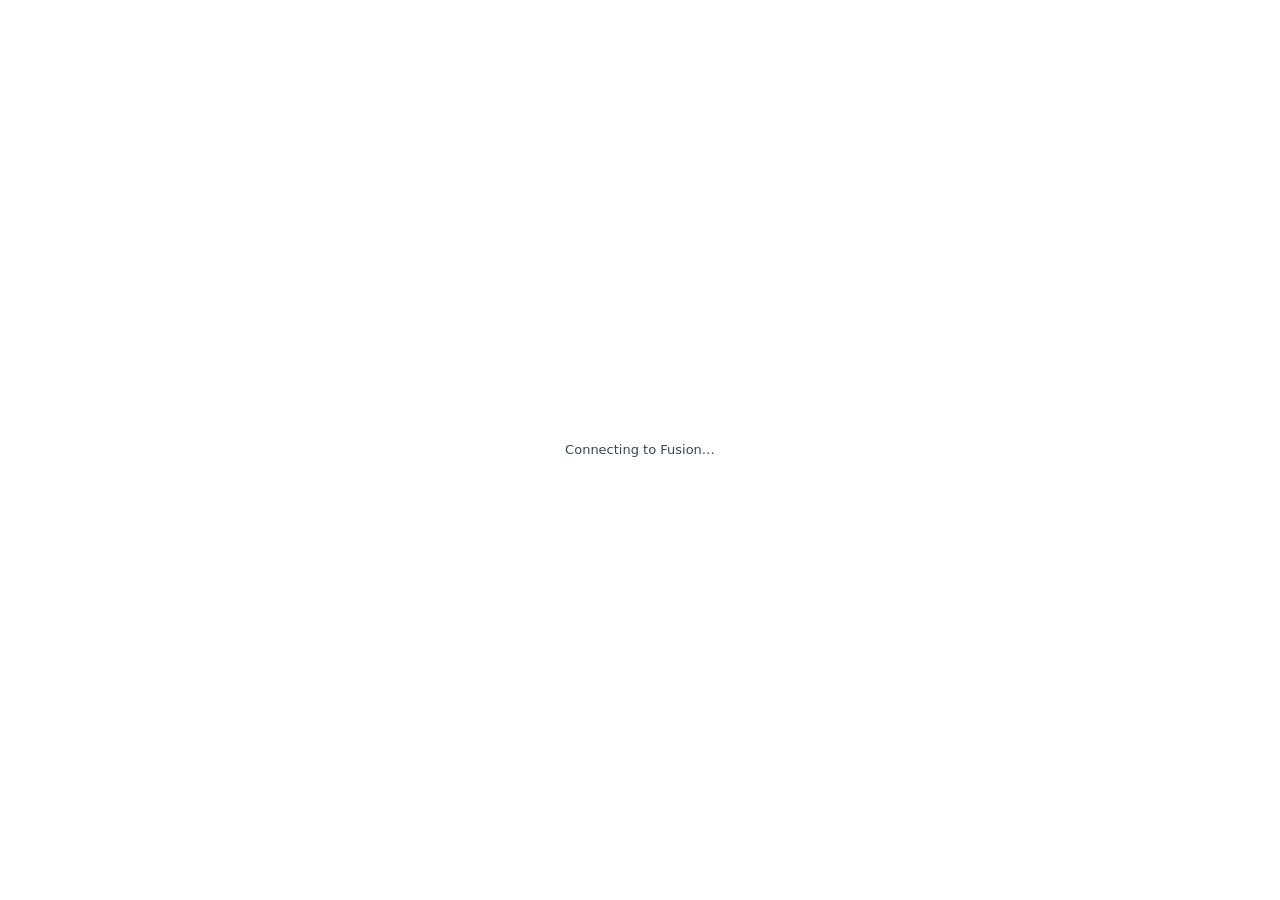
<file: CommunityStore/ui/index.html>
<!doctype html>
<html lang="en">
<head>
  <meta charset="utf-8">
  <meta name="viewport" content="width=device-width, initial-scale=1">
  <meta http-equiv="Content-Security-Policy" content="default-src 'none'; script-src 'self'; style-src 'self'; img-src 'self' data:; base-uri 'none'">
  <title>Community Store</title>
  <link rel="stylesheet" href="store.css">
  <link rel="stylesheet" href="motion.css">
  <script src="vendor/markdown-it.min.js" defer></script>
  <script src="details.js" defer></script>
  <script src="reporting.js" defer></script>
  <script src="profiles.js" defer></script>
  <script src="store.js" defer></script>
</head>
<body data-loading>
  <header>
    <nav id="tabs" data-i18n-aria-label="sections">
      <button type="button" data-tab="installed" aria-pressed="true" data-i18n-aria-label="my_addins"><i class="icon package" aria-hidden="true"></i><span data-i18n="my_addins"></span><span class="tiny" data-i18n="addins_short"></span></button>
      <button type="button" data-tab="catalog" aria-pressed="false" data-i18n-aria-label="marketplace"><i class="icon boxes" aria-hidden="true"></i><span data-i18n="marketplace"></span></button>
      <button type="button" data-tab="settings" aria-pressed="false" data-i18n-aria-label="settings"><i class="icon sliders" aria-hidden="true"></i><span data-i18n="settings"></span></button>
    </nav>
    <div id="toolbar" class="toolbar">
      <div class="search" role="search"><i class="icon search-icon" aria-hidden="true"></i><input id="search" type="search" aria-keyshortcuts="Meta+F Control+F" data-i18n-aria-label="search" data-i18n-placeholder="search_placeholder"></div>
      <label id="update-filter" class="inline"><input id="updates-only" type="checkbox"><span id="update-label"></span></label>
      <button id="sources" class="control" type="button" hidden><i class="icon boxes" aria-hidden="true"></i><span data-i18n="sources"></span></button>
      <button id="check" class="control" type="button"><i class="icon refresh-cw" aria-hidden="true"></i><span id="check-label" data-i18n="check_updates"></span><span id="check-compact" class="narrow" data-i18n="check_short"></span></button>
    </div>
  </header>
  <main>
    <p id="startup-status" class="empty" role="status">Connecting to Fusion…</p>
    <section id="store-guide" aria-labelledby="guide-title" hidden>
      <div class="guide-heading">
        <h1 id="guide-title" tabindex="-1" aria-describedby="guide-progress guide-copy guide-account-note"></h1>
        <button id="guide-skip" type="button" class="link" data-i18n="guide_skip"></button>
      </div>
      <p id="guide-copy"></p>
      <p id="guide-account-note" hidden></p>
      <div class="guide-actions">
        <span id="guide-progress"></span>
        <button id="guide-open-market" type="button" data-i18n="guide_open_market" hidden></button>
        <button id="guide-back" type="button" data-i18n="guide_back"></button>
        <button id="guide-next" type="button" class="primary"></button>
      </div>
    </section>
    <section id="installed" data-i18n-aria-label="installed_addins">
      <div class="toolbar addin-actions" role="group" data-i18n-aria-label="manage_addins">
        <div class="update-actions">
          <button id="update-selected" type="button" disabled></button>
          <button id="update-all" type="button" data-i18n="update_all"></button>
        </div>
        <button id="register-local" type="button" data-i18n="register_folder"></button>
      </div>
      <details id="removal-archive" hidden>
        <summary data-i18n="restore_archived_addin"></summary>
        <p id="archive-help" data-i18n="removal_archive_help"></p>
        <button id="open-removal-archive" type="button" aria-describedby="archive-help" data-i18n="open_removal_archive"></button>
      </details>
      <table class="installed-table" role="table">
        <thead role="rowgroup"><tr role="row">
          <th scope="col" role="columnheader" class="selection-cell"><span class="sr-only" data-i18n="selection"></span></th>
          <th scope="col" role="columnheader" class="identity-cell" data-i18n="addin"></th>
          <th scope="col" role="columnheader" class="source-cell" data-i18n="source_and_publisher"></th>
          <th scope="col" role="columnheader" class="author-cell" data-i18n="author"></th>
          <th scope="col" role="columnheader" class="current-cell" data-i18n="installed_version"></th>
          <th scope="col" role="columnheader" class="target-cell" data-i18n="target_version"></th>
          <th scope="col" role="columnheader" class="running-cell" data-i18n="running"></th>
          <th scope="col" role="columnheader" class="startup-cell" data-i18n="startup"></th>
          <th scope="col" role="columnheader" class="actions-cell"><span class="sr-only" data-i18n="row_actions"></span></th>
        </tr></thead>
        <tbody id="installed-body" role="rowgroup"></tbody>
      </table>
      <div id="installed-empty" class="empty" hidden></div>
    </section>
    <section id="catalog" data-i18n-aria-label="marketplace" hidden></section>
    <section id="detail" data-i18n-aria-label="addin_details" hidden></section>
    <section id="settings" data-i18n-aria-label="settings" hidden>
      <section class="settings-section github-settings">
        <h2>GitHub</h2>
        <p id="github-status" role="status"></p>
        <div id="github-account" class="github-account" hidden>
          <span id="github-avatar"></span>
          <div class="github-identity">
            <strong id="github-name" dir="auto"></strong>
            <span id="github-login"></span>
          </div>
          <button id="github-sign-out" type="button" data-i18n="github_sign_out" hidden></button>
        </div>
        <p id="github-error" role="alert" hidden></p>
        <p id="github-device" hidden><span data-i18n="github_device_code"></span>
          <code id="github-code"></code></p>
        <p id="github-copy-feedback" role="status" hidden></p>
        <div id="github-actions" class="setting-actions">
          <button id="github-sign-in" class="primary" type="button" data-i18n="github_sign_in" hidden></button>
          <button id="github-copy" type="button" data-i18n="github_copy_code" hidden></button>
          <button id="github-open-device" class="primary" type="button" data-i18n="github_open_device" hidden></button>
          <button id="github-cancel" type="button" data-i18n="cancel" hidden></button>
          <button id="github-profile" type="button" data-i18n="github_profile_retry" hidden></button>
        </div>
      </section>
      <div class="settings-column">
        <section class="settings-section">
          <label class="setting-row"><span data-i18n="language"></span> <select id="language">
            <option value="system" data-i18n="system_language"></option>
            <option value="ru" lang="ru" data-i18n="language_ru"></option>
            <option value="en" lang="en" data-i18n="language_en"></option>
          </select></label>
        </section>
        <section class="settings-section">
          <h2 data-i18n="release_checks"></h2>
          <div class="release-check-fields">
            <label><span data-i18n="automatic"></span><input type="checkbox" class="run-toggle" id="automatic"></label>
            <label><span data-i18n="interval"></span><select id="interval">
              <option value="15" data-i18n="interval_15"></option><option value="30" data-i18n="interval_30"></option>
              <option value="60" data-i18n="interval_60"></option><option value="120" data-i18n="interval_120"></option>
            </select></label>
          </div>
        </section>
      </div>
      <div class="settings-column">
        <section class="settings-section">
          <h2>Fusion</h2>
          <button id="native" type="button" data-i18n="open_native"></button>
        </section>
        <section class="settings-section">
          <h2 data-i18n="profiles"></h2>
          <button id="profile-export" type="button" data-i18n="profile_export"></button>
          <button id="profile-import" type="button" data-i18n="profile_import"></button>
        </section>
        <section class="settings-section">
          <h2 data-i18n="diagnostics"></h2>
          <p data-i18n="diagnostics_help"></p>
          <button id="export-logs" type="button" data-i18n="export_logs"></button>
        </section>
        <section class="settings-section">
          <h2 data-i18n="developers"></h2>
          <p data-i18n="developer_prepare"></p>
          <a id="publisher-guide" class="external-link" data-external><span data-i18n="publisher_guide"></span><i class="icon external" aria-hidden="true"></i></a>
          <p data-i18n="developer_review"></p>
          <a id="request-source" class="external-link" data-external><span data-i18n="request_source"></span><i class="icon external" aria-hidden="true"></i></a>
        </section>
        <section class="settings-section">
          <h2 id="store-version"></h2>
          <div class="settings-links">
            <a class="external-link" href="https://github.com/4FusionLab/CommunityStore" data-external><span data-i18n="repository"></span><i class="icon external" aria-hidden="true"></i></a>
            <a class="external-link" href="https://t.me/+cRQrRpr5pzE2MGU6" data-external><span data-i18n="community_chat"></span><i class="icon external" aria-hidden="true"></i></a>
          </div>
          <p id="store-update-disabled" hidden></p>
          <button id="guide-replay" type="button" class="link" data-i18n="guide_replay" aria-controls="store-guide"></button>
        </section>
      </div>
    </section>
  </main>
  <div class="palette-bottom">
    <div id="notice" role="alert" hidden>
      <span id="notice-message"></span>
      <button id="notice-dismiss" type="button" data-i18n-aria-label="dismiss_notice"><span aria-hidden="true">×</span></button>
    </div>
    <aside id="download-dock" hidden data-i18n-aria-label="operation_progress">
      <section id="operation-progress" hidden></section>
      <details id="batch-results" hidden>
        <summary>
          <span data-i18n="batch_results"></span>
          <span id="batch-result-count"></span>
          <i class="icon chevron-right" aria-hidden="true"></i>
        </summary>
        <ul id="batch-result-list" tabindex="0" data-i18n-aria-label="batch_results"></ul>
      </details>
    </aside>
    <p id="operation-announcement" class="sr-only" role="status"></p>
    <div id="palette-status" hidden>
      <p id="check-status" role="status" hidden></p>
      <p id="store-update-notice" role="status" hidden></p>
    </div>
    <footer id="palette-footer"><span id="footer-label" role="status"></span><span id="checked"></span></footer>
  </div>
  <dialog id="profile-dialog" aria-labelledby="profile-title">
    <h1 id="profile-title"></h1>
    <div id="profile-body"></div>
    <p id="profile-feedback" role="status"></p>
    <div class="dialog-actions">
      <button id="profile-close" type="button" data-i18n="close"></button>
      <button id="profile-submit" type="button" class="primary"></button>
    </div>
  </dialog>
  <dialog id="batch-preview" aria-labelledby="batch-title">
    <form id="batch-form">
      <h1 id="batch-title" tabindex="-1" autofocus></h1>
      <p id="batch-summary" role="status"></p>
      <ul id="batch-rows" tabindex="0" data-i18n-aria-label="batch_items"></ul>
      <div class="dialog-actions">
        <button id="batch-cancel" type="button" data-i18n="close"></button>
        <button id="batch-apply" type="submit" class="primary"></button>
      </div>
    </form>
  </dialog>
  <dialog id="source-dialog" aria-labelledby="sources-title">
    <div class="source-heading">
      <h1 id="sources-title" data-i18n="github_sources"></h1>
      <form method="dialog"><button data-i18n="close"></button></form>
    </div>
    <p id="source-help" data-i18n="source_owner_help"></p>
    <ul id="source-list" class="source-list"></ul>
    <p id="source-notice" role="status" hidden></p>
    <form id="add-owner">
      <label for="source-url" data-i18n="github_url"></label>
      <input id="source-url" name="url" aria-describedby="source-help" inputmode="url" autocapitalize="none" spellcheck="false" required autofocus data-i18n-placeholder="github_example">
      <button type="submit" data-i18n="add"></button>
    </form>
  </dialog>
  <dialog id="report-dialog" aria-labelledby="report-title" aria-describedby="report-scope report-visibility">
    <h1 id="report-title" tabindex="-1" autofocus></h1>
    <div class="report-copy" role="region" tabindex="0" aria-labelledby="report-title">
      <p id="report-scope"></p>
      <p id="report-developer" data-i18n="report_developer"></p>
      <p id="report-visibility" data-i18n="report_visibility"></p>
      <p data-i18n="report_sensitive"></p>
    </div>
    <form method="dialog" class="dialog-actions">
      <button data-i18n="cancel"></button>
      <button id="report-security" type="button" data-i18n="report_security"></button>
      <button id="report-public" type="button" class="primary" data-i18n="report_public"></button>
    </form>
  </dialog>
  <dialog id="gallery-dialog" aria-labelledby="gallery-title">
    <header class="gallery-heading">
      <h1 id="gallery-title"></h1>
      <form method="dialog"><button data-i18n="close"></button></form>
    </header>
    <img id="gallery-image" alt="">
  </dialog>
  <dialog id="confirm" aria-labelledby="confirm-title" aria-describedby="confirm-text">
    <form method="dialog" id="confirm-form">
      <h1 id="confirm-title" tabindex="-1"></h1>
      <div class="confirm-copy" role="region" tabindex="0" aria-labelledby="confirm-title">
        <p id="confirm-text"></p>
        <fieldset id="packages" hidden><legend data-i18n="release_zip"></legend></fieldset>
      </div>
      <div class="dialog-actions"><button value="cancel" autofocus data-i18n="cancel"></button><button id="confirm-action" value="apply" class="primary"></button></div>
    </form>
  </dialog>
</body>
</html>
</file>
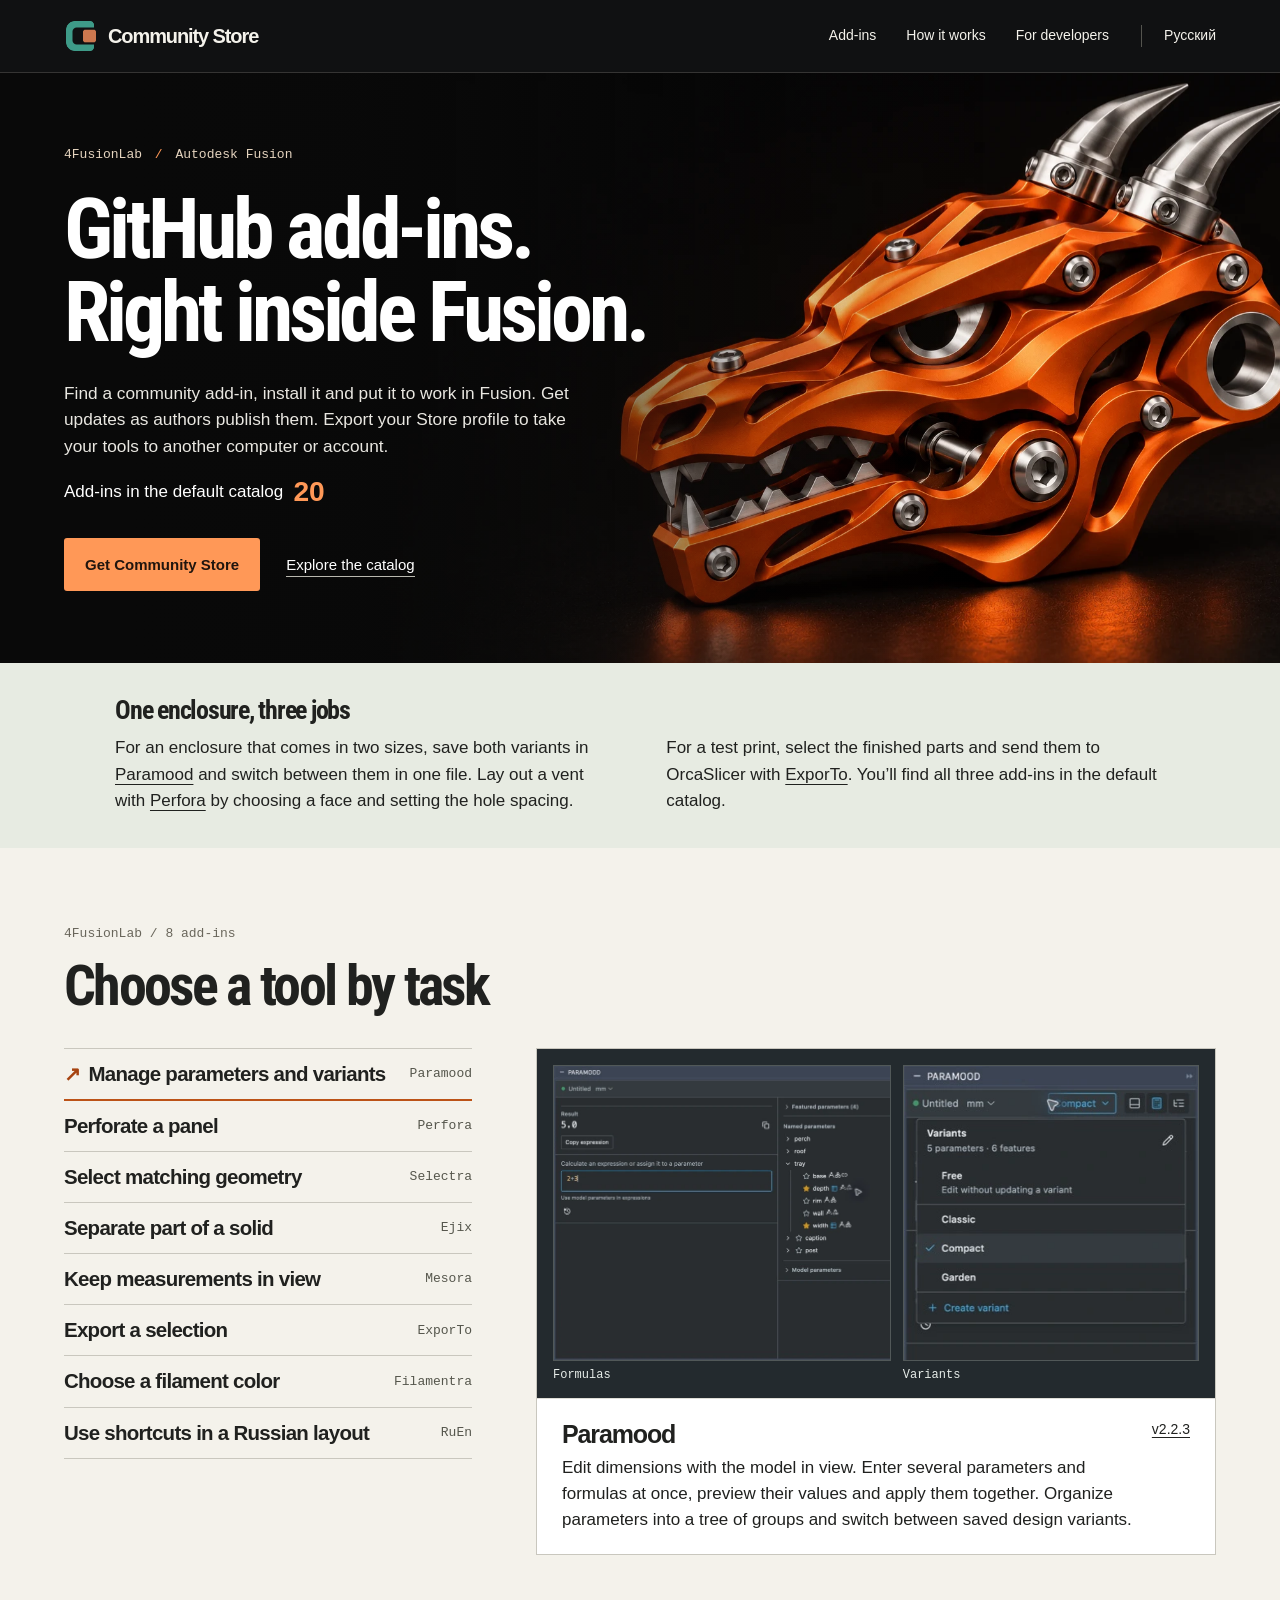
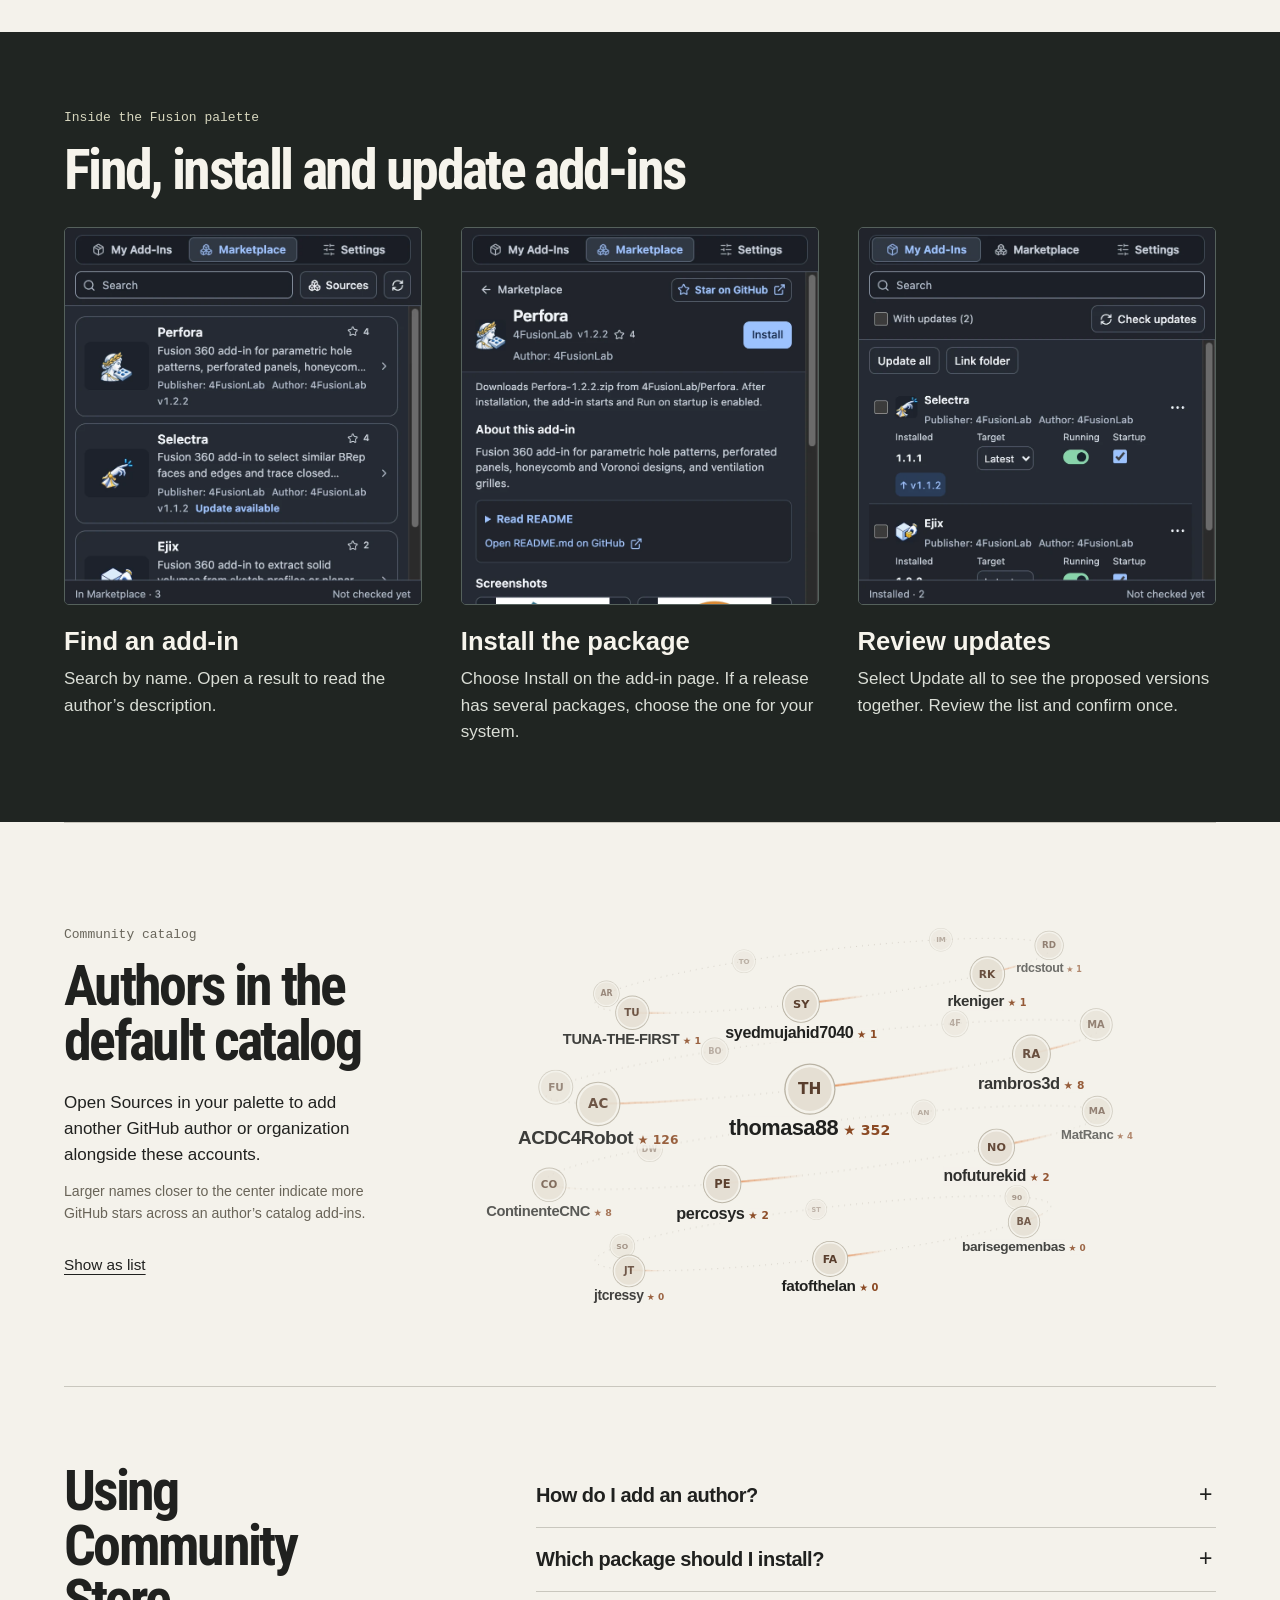
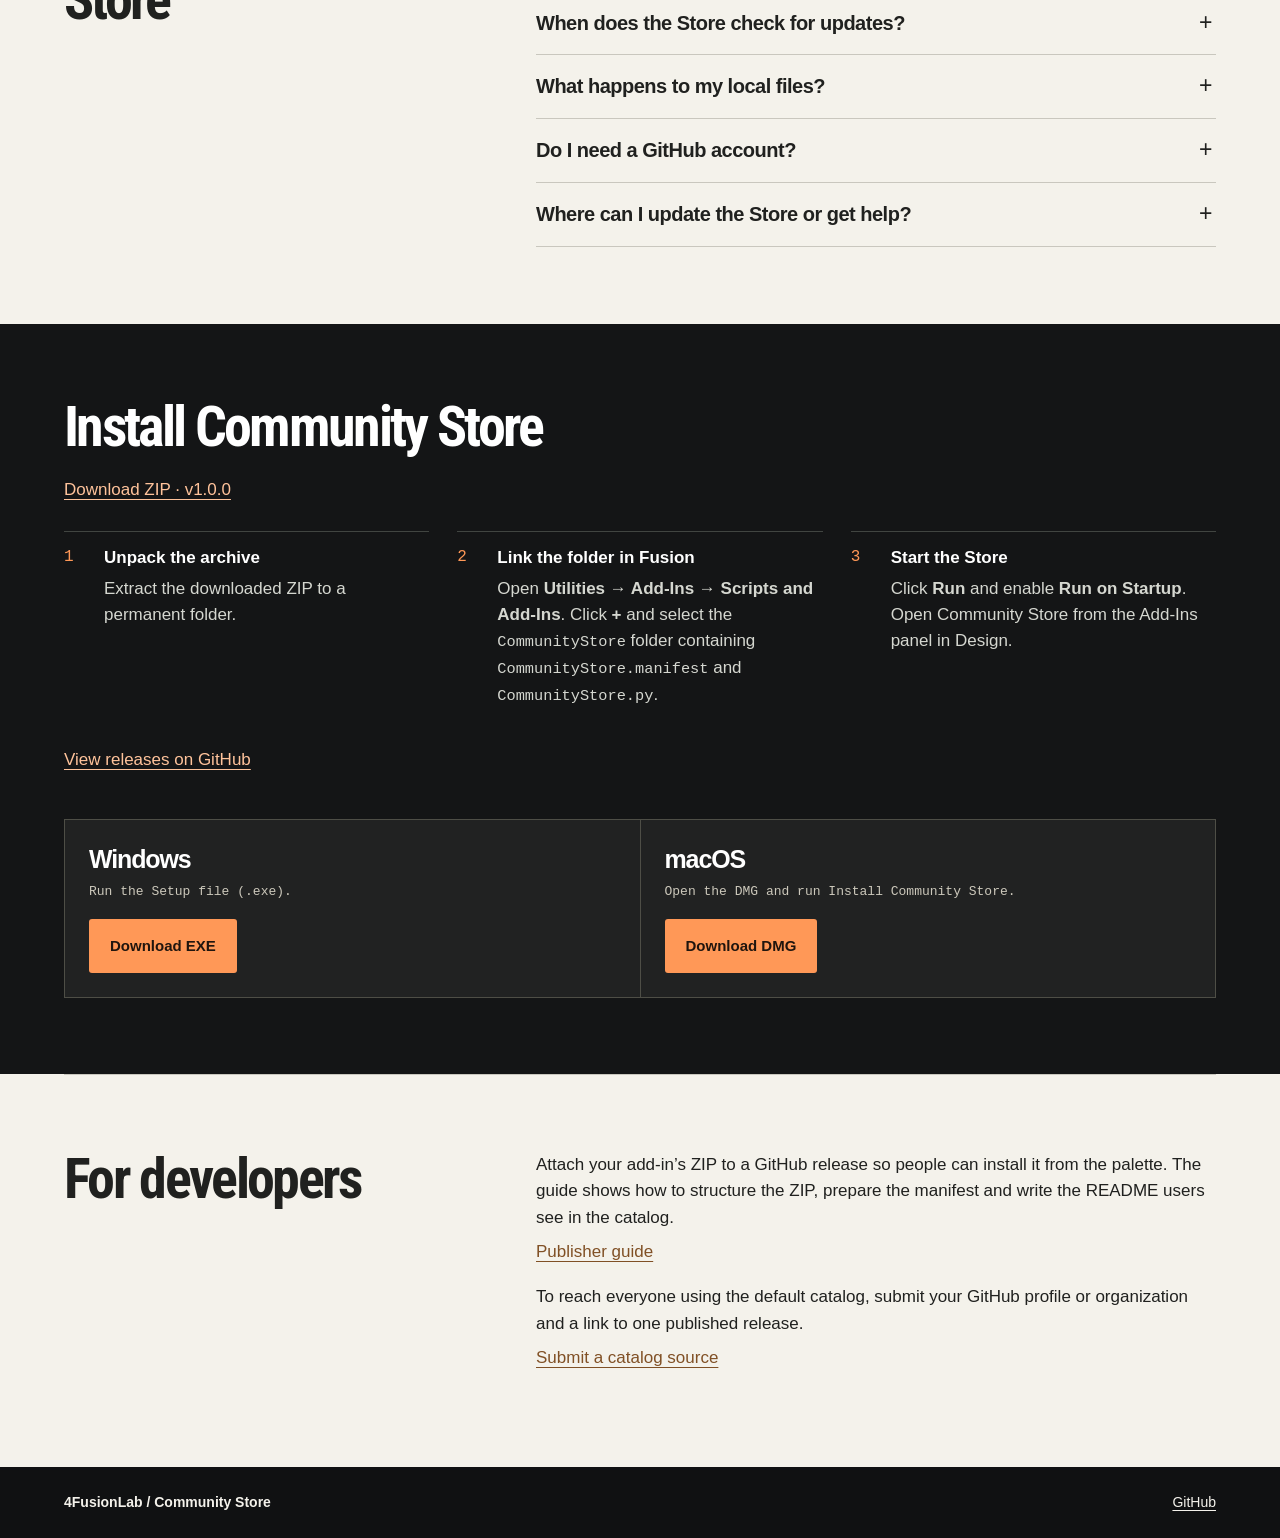
<file: docs/pages/index.html>
<!doctype html>
<html lang="en">
    <head>
        <meta charset="utf-8" />
        <meta name="viewport" content="width=device-width,initial-scale=1" />
        <title>Community Store — Add-ins for Autodesk Fusion</title>
        <meta
            name="description"
            content="Discover community add-ins for Autodesk Fusion. Install stable releases from GitHub, compare versions and update your tools together in the Community Store palette."
        />
        <link
            rel="canonical"
            href="https://4fusionlab.github.io/CommunityStore/"
        />
        <link
            rel="alternate"
            hreflang="en"
            href="https://4fusionlab.github.io/CommunityStore/"
        />
        <link
            rel="alternate"
            hreflang="ru"
            href="https://4fusionlab.github.io/CommunityStore/ru/"
        />
        <link
            rel="alternate"
            hreflang="x-default"
            href="https://4fusionlab.github.io/CommunityStore/"
        />
        <meta property="og:type" content="website" />
        <meta property="og:locale" content="en_US" />
        <meta
            property="og:title"
            content="Community Store — Add-ins for Autodesk Fusion"
        />
        <meta
            property="og:description"
            content="Discover community add-ins for Autodesk Fusion. Install stable releases from GitHub, compare versions and update your tools together in the Community Store palette."
        />
        <meta
            property="og:url"
            content="https://4fusionlab.github.io/CommunityStore/"
        />
        <meta
            property="og:image"
            content="https://4fusionlab.github.io/CommunityStore/assets/share.jpg"
        />
        <meta name="twitter:card" content="summary_large_image" />
        <link rel="icon" href="assets/mark.png" />
        <link rel="stylesheet" href="style.css" />
        <script defer src="author-stars.js"></script>
        <script defer src="views.js"></script>
        <script type="application/ld+json">
            {
                "@context": "https://schema.org",
                "@type": "SoftwareApplication",
                "name": "Community Store",
                "applicationCategory": "DesignApplication",
                "url": "https://4fusionlab.github.io/CommunityStore/",
                "description": "Discover community add-ins for Autodesk Fusion. Install stable releases from GitHub, compare versions and update your tools together in the Community Store palette.",
                "inLanguage": "en",
                "publisher": {
                    "@type": "Organization",
                    "name": "4FusionLab",
                    "url": "https://github.com/4FusionLab"
                }
            }
        </script>
    </head>
    <body>
        <a class="skip" href="#main">Skip to content</a>
        <header>
            <div class="frame bar">
                <a class="brand" href="./"
                    ><img
                        src="assets/mark.png"
                        alt=""
                        width="34"
                        height="34"
                    />Community Store</a
                >
                <nav>
                    <a href="#tools">Add-ins</a><a href="#why">How it works</a
                    ><a href="#developers">For developers</a>
                </nav>
                <a class="language" href="ru/" hreflang="ru">Русский</a>
            </div>
        </header>
        <main id="main">
            <section class="hero">
                <img
                    class="heroArt"
                    src="assets/dragon-head.webp"
                    width="1536"
                    height="1024"
                    fetchpriority="high"
                    alt=""
                />
                <div class="frame heroContent">
                    <p class="author">
                        4FusionLab <span>/</span> Autodesk Fusion
                    </p>
                    <h1>GitHub add-ins.<br />Right inside Fusion.</h1>
                    <p class="lead">
                        Find a community add-in, install it and put it to work in Fusion. Get
                        updates as authors publish them. Export your Store profile to take
                        your tools to another computer or account.
                    </p>
                    <p class="catalog-stat">
                        <a href="#sources"
                            >Add-ins in the default catalog
                            <strong data-catalog-count>20</strong></a
                        >
                    </p>
                    <div class="actions">
                        <a class="primary" href="#install"
                            >Get Community Store</a
                        ><a href="#community">Explore the catalog</a>
                    </div>
                </div>
            </section>
            <section class="community" id="community">
                <div class="frame block">
                    <div class="directory">
                        <h2>One enclosure, three jobs</h2>
                        <p>
                                For an enclosure that comes in two sizes, save both
                                variants in <a href="#paramood">Paramood</a> and switch between them in one file. Lay out a vent
                                with
                                <a href="#perfora">Perfora</a> by choosing a face and setting the hole spacing.
                            </p>
                        <p>
                                For a test print, select the finished parts and send
                                them to OrcaSlicer with
                                <a href="#exporto">ExporTo</a>. You’ll find all three add-ins in the default
                                catalog.
                            </p>
                    </div>
                </div>
            </section>
            <section class="block frame tools" id="tools">
                <div class="sectionIntro">
                    <p class="label">4FusionLab / 8 add-ins</p>
                    <h2>Choose a tool by task</h2>
                </div>
                <div class="explorer">
                    <div class="choices">
                        <a href="#paramood" data-project="paramood"
                            ><b>Manage parameters and variants</b
                            ><small>Paramood</small></a
                        ><a href="#perfora" data-project="perfora"
                            ><b>Perforate a panel</b><small>Perfora</small></a
                        ><a href="#selectra" data-project="selectra"
                            ><b>Select matching geometry</b
                            ><small>Selectra</small></a
                        ><a href="#ejix" data-project="ejix"
                            ><b>Separate part of a solid</b
                            ><small>Ejix</small></a
                        ><a href="#mesora" data-project="mesora"
                            ><b>Keep measurements in view</b
                            ><small>Mesora</small></a
                        ><a href="#exporto" data-project="exporto"
                            ><b>Export a selection</b><small>ExporTo</small></a
                        ><a href="#filamentra" data-project="filamentra"
                            ><b>Choose a filament color</b
                            ><small>Filamentra</small></a
                        ><a href="#ruen" data-project="ruen"
                            ><b>Use shortcuts in a Russian layout</b
                            ><small>RuEn</small></a
                        >
                    </div>
                    <div class="projects">
                        <article id="paramood" class="project">
                            <div class="paramood-pair">
                                <figure>
                                    <img
                                        loading="lazy"
                                        src="assets/paramood.webp"
                                        alt="Parameter editor"
                                    />
                                    <figcaption>Formulas</figcaption>
                                </figure>
                                <figure>
                                    <img
                                        loading="lazy"
                                        src="assets/paramood-variants.webp"
                                        alt="Saved model variants"
                                    />
                                    <figcaption>Variants</figcaption>
                                </figure>
                            </div>
                            <div class="caption">
                                <div>
                                    <h3>Paramood</h3>
                                    <p>
                                        Edit dimensions with the model in view. Enter several
                                        parameters and formulas at once, preview their values
                                        and apply them together. Organize parameters into a
                                        tree of groups and switch between saved design
                                        variants.
                                    </p>
                                </div>
                                <a
                                    href="https://github.com/4FusionLab/Paramood/releases/tag/v2.2.3"
                                    aria-label="Paramood v2.2.3 release on GitHub"
                                    >v2.2.3</a
                                >
                            </div>
                        </article>
                        <article id="perfora" class="project">
                            <div class="cad">
                                <img
                                    loading="lazy"
                                    src="assets/perfora.webp"
                                    alt="Panel with a repeating perforation pattern"
                                />
                            </div>
                            <div class="caption">
                                <div>
                                    <h3>Perfora</h3>
                                    <p>
                                        Turn a face into a grille or perforated panel. Choose
                                        from 12 hole shapes and explore radial layouts,
                                        honeycombs and Voronoi cells. Preview changes to
                                        spacing, web thickness and edge clearance on the part.
                                    </p>
                                </div>
                                <a
                                    href="https://github.com/4FusionLab/Perfora/releases/tag/v1.2.2"
                                    aria-label="Perfora v1.2.2 release on GitHub"
                                    >v1.2.2</a
                                >
                            </div>
                        </article>
                        <article id="selectra" class="project">
                            <div class="cad">
                                <img
                                    loading="lazy"
                                    src="assets/selectra.webp"
                                    alt="Matching geometry selected in Fusion"
                                />
                            </div>
                            <div class="caption">
                                <div>
                                    <h3>Selectra</h3>
                                    <p>
                                        Pick one face or edge as an example. Selectra
                                        highlights matching geometry across the model. Adjust
                                        the range and use the selection in your next Fusion
                                        command, or start from an edge to trace a closed
                                        contour.
                                    </p>
                                </div>
                                <a
                                    href="https://github.com/4FusionLab/Selectra/releases/tag/v1.1.2"
                                    aria-label="Selectra v1.1.2 release on GitHub"
                                    >v1.1.2</a
                                >
                            </div>
                        </article>
                        <article id="ejix" class="project">
                            <div class="ejixSketch">
                                <canvas
                                    width="740"
                                    height="300"
                                    aria-label="Cube with a half-depth blind pocket and its extracted core"
                                    role="img"
                                ></canvas
                                ><label
                                    >Lift the core out of the pocket<input
                                        data-separation
                                        type="range"
                                        min="0"
                                        max="100"
                                        value="90"
                                /></label>
                            </div>
                            <div class="caption">
                                <div>
                                    <h3>Ejix</h3>
                                    <p>
                                        Split a complex solid into parts. Define the volume
                                        with a sketch profile or planar face, then set a depth
                                        or extend the cut to another object. Extract the
                                        result as a separate body or component.
                                    </p>
                                </div>
                                <a
                                    href="https://github.com/4FusionLab/Ejix/releases/tag/v1.1.0"
                                    aria-label="Ejix v1.1.0 release on GitHub"
                                    >v1.1.0</a
                                >
                            </div>
                        </article>
                        <article id="mesora" class="project">
                            <div class="graphic mesora" aria-hidden="true">
                                ⌀ 24 <i>mm</i>
                            </div>
                            <div class="caption">
                                <div>
                                    <h3>Mesora</h3>
                                    <p>
                                        For machining setup, keep the dimensions you need in
                                        view on the 3D model. Position distance, diameter and
                                        angle labels where you can read them. Show one
                                        measurement or the whole set, and see values update as
                                        the geometry changes.
                                    </p>
                                </div>
                                <a
                                    href="https://github.com/4FusionLab/Mesora/releases/tag/v1.1.1"
                                    aria-label="Mesora v1.1.1 release on GitHub"
                                    >v1.1.1</a
                                >
                            </div>
                        </article>
                        <article id="exporto" class="project">
                            <div class="graphic exporto" aria-hidden="true">
                                STEP <i> / </i> 3MF
                            </div>
                            <div class="caption">
                                <div>
                                    <h3>ExporTo</h3>
                                    <p>
                                        Right-click selected bodies to send a STEP file
                                        straight to OrcaSlicer. Export parts together to keep
                                        their relative positions. The same menu can open a 3MF
                                        in your slicer or an STL in Blender.
                                    </p>
                                </div>
                                <a
                                    href="https://github.com/4FusionLab/ExporTo/releases/tag/v1.2.1"
                                    aria-label="ExporTo v1.2.1 release on GitHub"
                                    >v1.2.1</a
                                >
                            </div>
                        </article>
                        <article id="filamentra" class="project">
                            <div class="graphic filamentra" aria-hidden="true">
                                <span class="swatches"
                                    ><i></i><i></i><i></i><i></i
                                ></span>
                            </div>
                            <div class="caption">
                                <div>
                                    <h3>Filamentra</h3>
                                    <p>
                                        Find a filament color by manufacturer and
                                        product line. Add the appearance to your design
                                        and apply it to selected geometry.
                                    </p>
                                </div>
                                <a
                                    href="https://github.com/4FusionLab/Filamentra/releases/tag/v0.2.0"
                                    aria-label="Filamentra v0.2.0 release on GitHub"
                                    >v0.2.0</a
                                >
                            </div>
                        </article>
                        <article id="ruen" class="project">
                            <div class="graphic ruen" aria-hidden="true">
                                <kbd>Д</kbd> → <kbd>L</kbd>
                            </div>
                            <div class="caption">
                                <div>
                                    <h3>RuEn</h3>
                                    <p>
                                        RuEn fixes a longstanding Fusion shortcut problem for
                                        Russian keyboard users. Press Д and Fusion runs the
                                        command assigned to L. Keep your existing letter
                                        shortcuts when you switch layouts.
                                    </p>
                                </div>
                                <a
                                    href="https://github.com/4FusionLab/RuEn/releases/tag/v1.1.2"
                                    aria-label="RuEn v1.1.2 release on GitHub"
                                    >v1.1.2</a
                                >
                            </div>
                        </article>
                    </div>
                </div>
            </section>
            <section class="band" id="why">
                <div class="frame block">
                    <p class="label">Inside the Fusion palette</p>
                    <h2>Find, install and update add-ins</h2>
                    <div class="palette-tour">
                        <figure>
                            <div class="palette-frame">
                                <img
                                    loading="lazy"
                                    src="assets/palette-catalog-en.webp"
                                    width="840"
                                    height="892"
                                    alt="Perfora and Selectra in the 4FusionLab catalog"
                                />
                            </div>
                            <figcaption>
                                <h3>Find an add-in</h3>
                                <p>
                                    Search by name. Open a result to read the
                                    author’s description.
                                </p>
                            </figcaption>
                        </figure>
                        <figure>
                            <div class="palette-frame">
                                <img
                                    loading="lazy"
                                    src="assets/palette-single-install-en.webp"
                                    width="840"
                                    height="892"
                                    alt="Perfora details with the Install button"
                                />
                            </div>
                            <figcaption>
                                <h3>Install the package</h3>
                                <p>
                                    Choose Install on the add-in page. If a
                                    release has several packages, choose the one
                                    for your system.
                                </p>
                            </figcaption>
                        </figure>
                        <figure>
                            <div class="palette-frame">
                                <img
                                    loading="lazy"
                                    src="assets/palette-installed-en.webp"
                                    width="840"
                                    height="892"
                                    alt="Selectra and Ejix updates in My Add-Ins"
                                />
                            </div>
                            <figcaption>
                                <h3>Review updates</h3>
                                <p>
                                    Select Update all to see the proposed versions
                                    together. Review the list and confirm once.
                                </p>
                            </figcaption>
                        </figure>
                    </div>
                </div>
            </section>
            <section class="frame block info" id="sources">
                <div>
                    <p class="label">Community catalog</p>
                    <h2>Authors in the default catalog</h2>
                    <p class="source-copy">
                        Open Sources in your palette to add another GitHub author or organization alongside these accounts.
                    </p>
                    <p class="source-key">Larger names closer to the center indicate more GitHub stars across an author’s catalog add-ins.</p>
                    <button type="button" class="cloud-mode" hidden>Show as list</button>
                </div>
                <div class="author-cloud">
                    <canvas aria-hidden="true"></canvas>
                    <ul data-owners></ul>
                </div>
            </section>
            <section class="frame block info">
                <div><h2>Using Community Store</h2></div>
                <div>
                    <details>
                        <summary>How do I add an author?</summary>
                        <p>
                            Paste a GitHub profile, organization or repository URL
                            into Sources. Any of these connects the entire account.
                            Browse its add-ins, screenshots and READMEs in the
                            palette.
                        </p>
                    </details>
                    <details>
                        <summary>Which package should I install?</summary>
                        <p>
                            Choose a stable release. The palette marks packages for
                            your operating system and checks the digest, version and
                            add-in ID where available. You can open prereleases on
                            GitHub.
                        </p>
                    </details>
                    <details>
                        <summary>When does the Store check for updates?</summary>
                        <p>
                            By default, the Store checks at Fusion startup and every
                            30 minutes, even with the palette closed. Change the
                            interval in Settings. When you apply updates, you can see
                            the result for each add-in.
                        </p>
                    </details>
                    <details>
                        <summary>What happens to my local files?</summary>
                        <p>
                            Updating a Store-managed add-in backs up its previous
                            folder. Unlinking a repository leaves its files in place.
                            To recover an archived add-in, copy its folder to a
                            permanent location and link it again in Fusion.
                        </p>
                    </details>
                    <details>
                        <summary>Do I need a GitHub account?</summary>
                        <p>
                            You can browse, install and update public add-ins while
                            signed out. Signing in uses your account’s GitHub API
                            quota.
                        </p>
                    </details>
                    <details>
                        <summary>Where can I update the Store or get help?</summary>
                        <p>
                            Open Settings to check for Store updates, export
                            diagnostic logs or replay the first-run guide. To report
                            a problem with an add-in or source, open its entry in the
                            palette.
                        </p>
                    </details>
                </div>
            </section>
            <section id="install" class="installBand">
                <div class="frame block">
                    <h2>Install Community Store</h2>
                    <div class="manual-guide">
                        <a class="manualZip" data-zip href="https://github.com/4FusionLab/CommunityStore/releases/download/v1.0.0/CommunityStore-1.0.0.zip">Download ZIP · v1.0.0</a>
                        <ol>
                            <li>
                                <strong>Unpack the archive</strong
                                ><span
                                    >Extract the downloaded ZIP to a permanent folder.</span
                                >
                            </li>
                            <li>
                                <strong>Link the folder in Fusion</strong
                                ><span
                                    >Open
                                    <b
                                        >Utilities → Add-Ins → Scripts and
                                        Add-Ins</b
                                    >. Click <b>+</b> and select the
                                    <code>CommunityStore</code> folder
                                    containing
                                    <code>CommunityStore.manifest</code> and
                                    <code>CommunityStore.py</code>.</span
                                >
                            </li>
                            <li>
                                <strong>Start the Store</strong
                                ><span
                                    >Click <b>Run</b> and enable
                                    <b>Run on Startup</b>. Open Community Store from the Add-Ins panel in
                                    Design.</span
                                >
                            </li>
                        </ol>
                        <a class="manualZip" href="https://github.com/4FusionLab/CommunityStore/releases">View releases on GitHub</a>
                    </div>
                    <div class="downloads">
                        <div class="platform">
                            <strong>Windows</strong
                            ><small>Run the Setup file (.exe).</small
                            ><a
                                href="https://github.com/4FusionLab/CommunityStore/releases/download/v1.0.0/CommunityStore-Windows-Setup.exe"
                                >Download EXE</a
                            >
                        </div>
                        <div class="platform">
                            <strong>macOS</strong
                            ><small
                                >Open the DMG and run Install Community
                                Store.</small
                            ><a
                                href="https://github.com/4FusionLab/CommunityStore/releases/download/v1.0.0/CommunityStore-macOS.dmg"
                                >Download DMG</a
                            >
                        </div>
                    </div>
                </div>
            </section>
            <div class="frame">
                <section
                    class="info block"
                    id="developers"
                    aria-labelledby="developers-title"
                >
                    <div>
                        <h2 id="developers-title">For developers</h2>
                    </div>
                    <div>
                        <p>
                            Attach your add-in’s ZIP to a GitHub release so people
                            can install it from the palette. The guide shows how to
                            structure the ZIP, prepare the manifest and write the
                            README users see in the catalog.
                        </p>
                        <a href="publisher.html">Publisher guide</a>
                        <p>
                            To reach everyone using the default catalog, submit your
                            GitHub profile or organization and a link to one
                            published release.
                        </p>
                        <a
                            href="https://github.com/4FusionLab/CommunityStore/issues/new?template=request-source.yml"
                            >Submit a catalog source</a
                        >
                    </div>
                </section>
            </div>
        </main>
        <footer>
            <div class="frame bar">
                <b>4FusionLab / Community Store</b
                ><a href="https://github.com/4FusionLab/CommunityStore"
                    >GitHub</a
                >
            </div>
        </footer>
    </body>
</html>
</file>
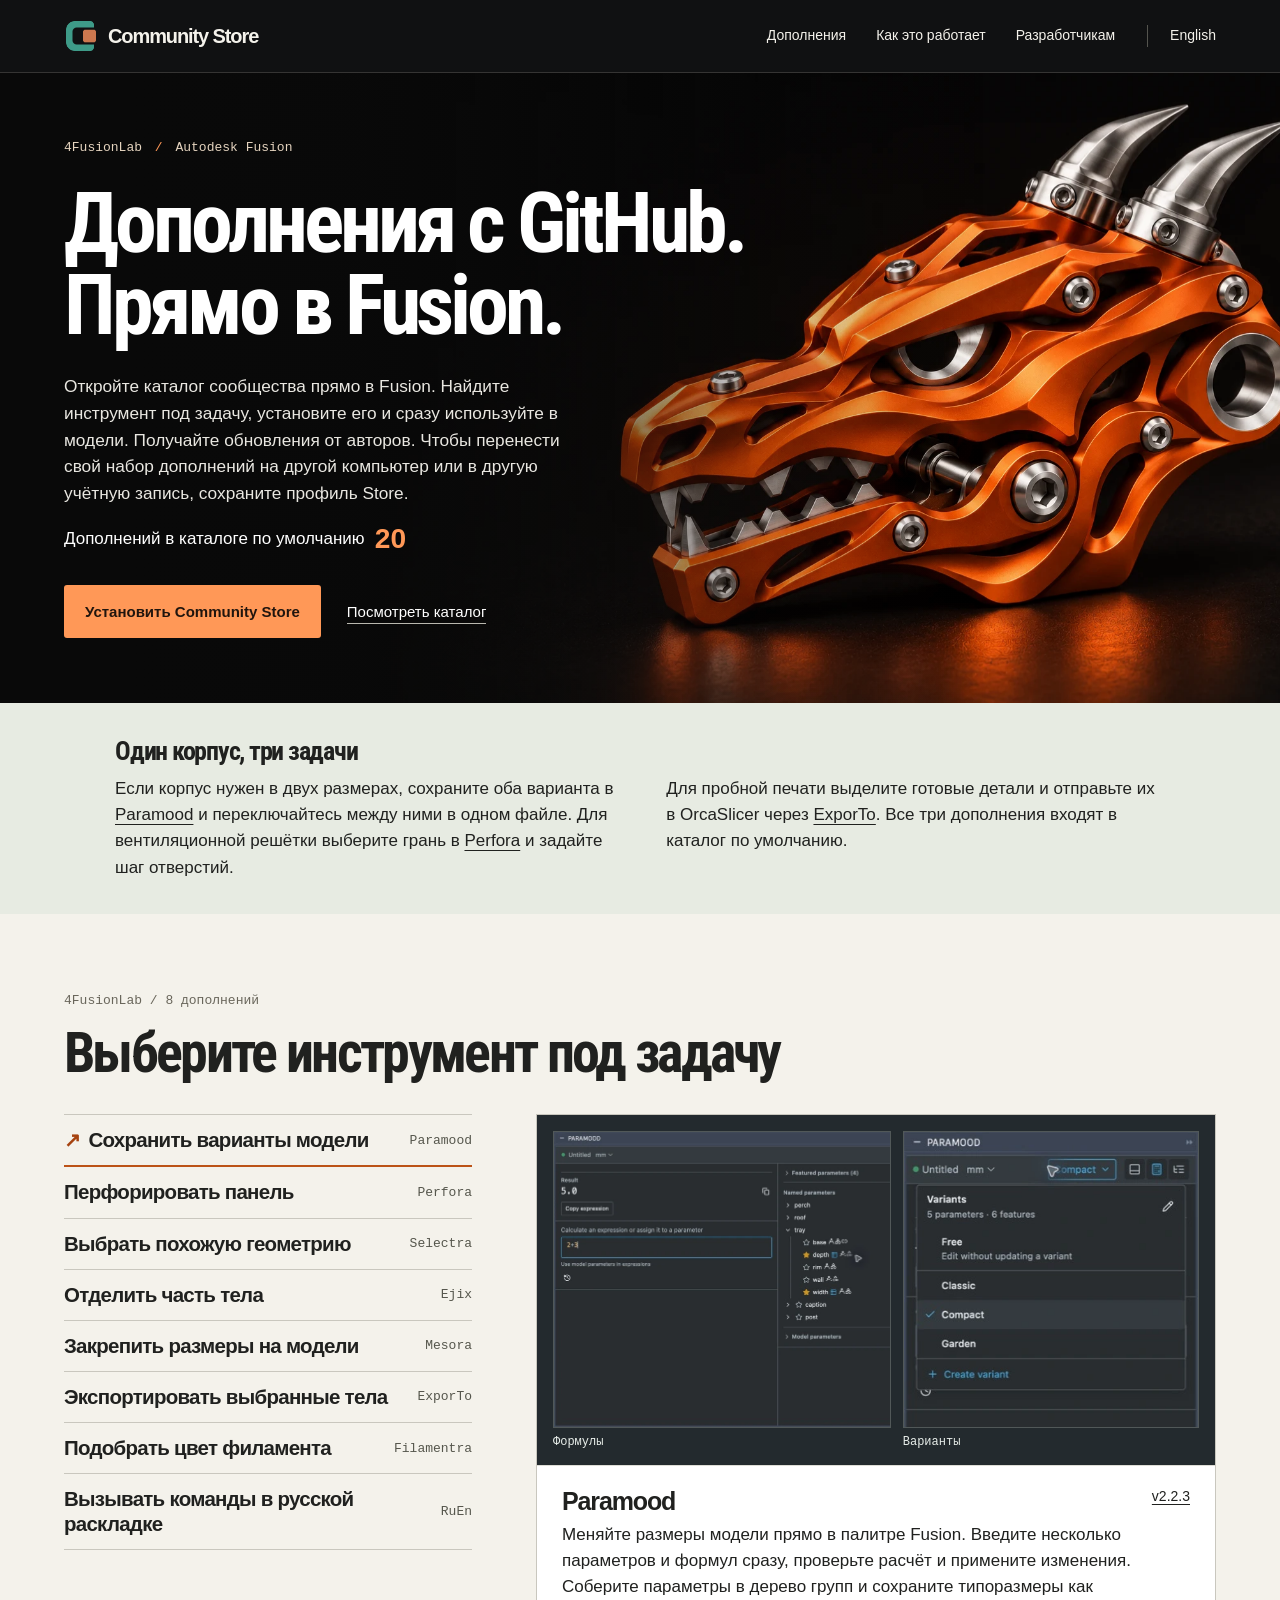
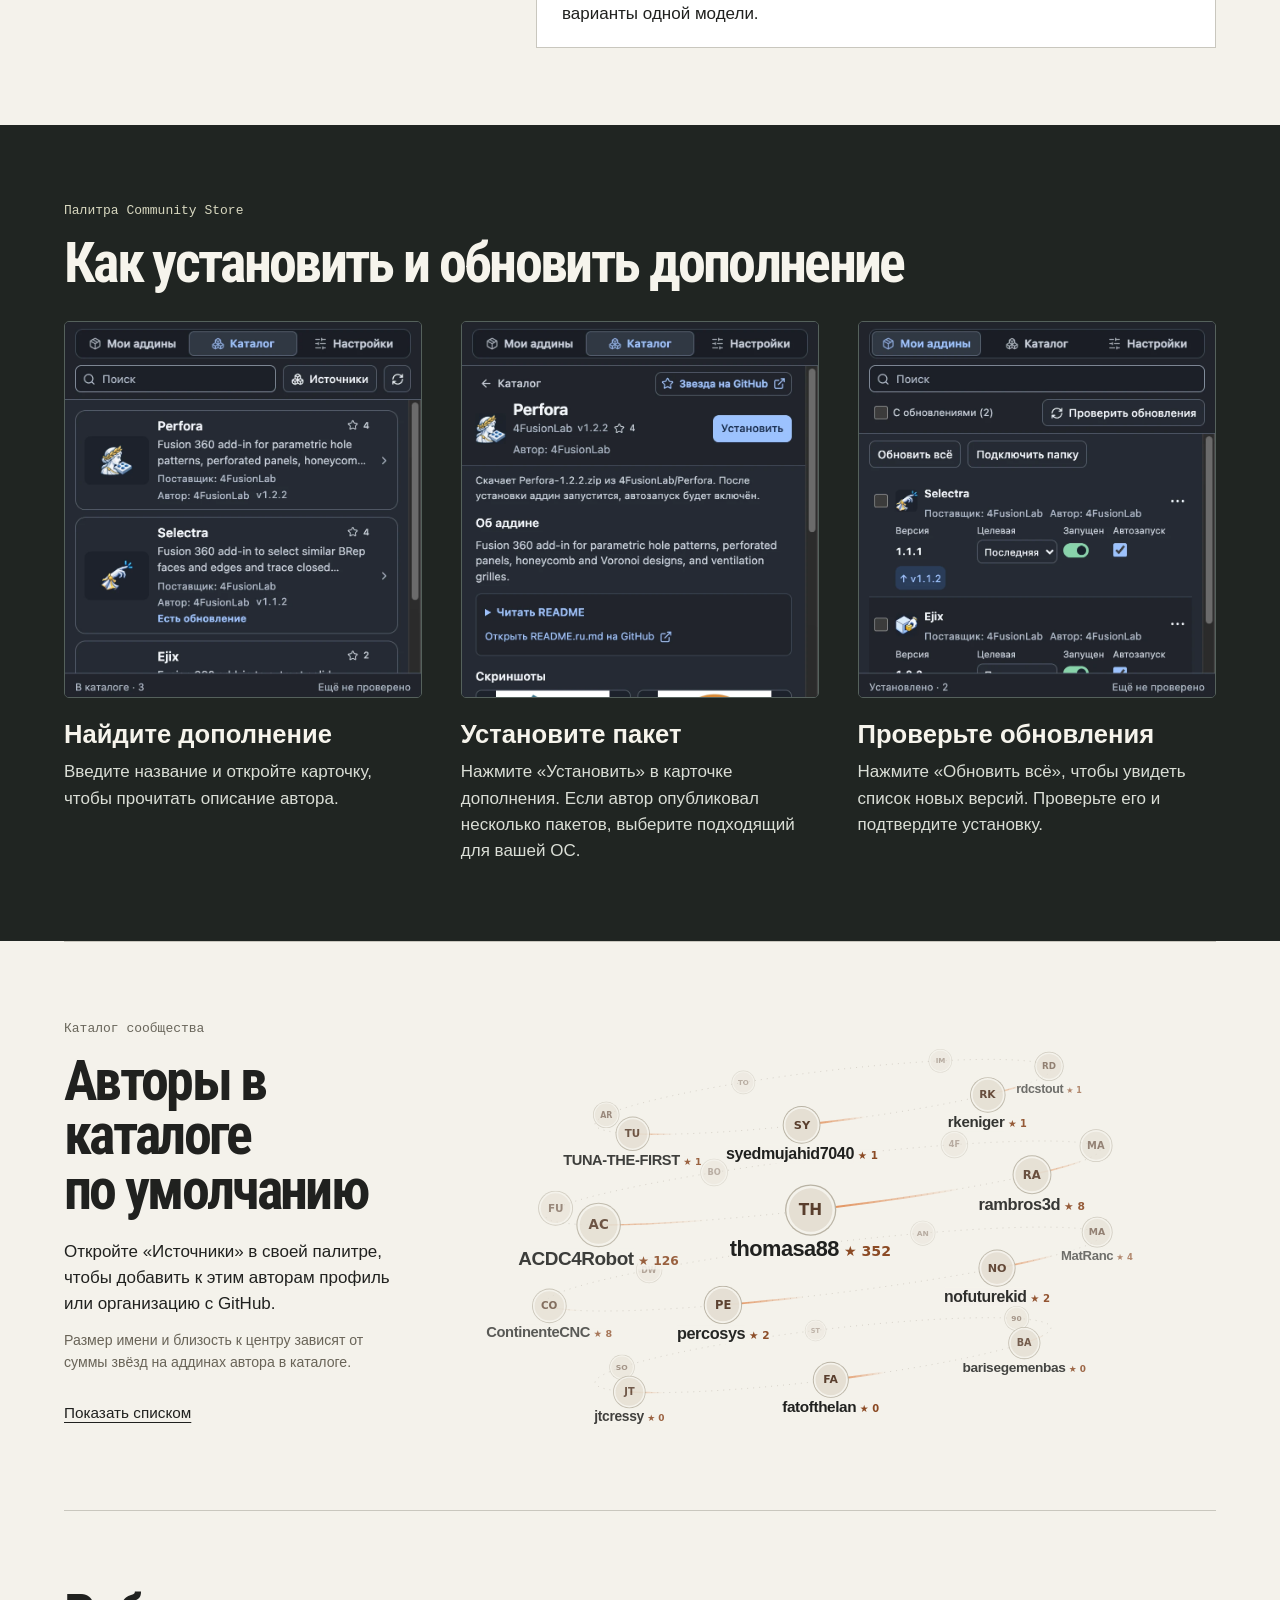
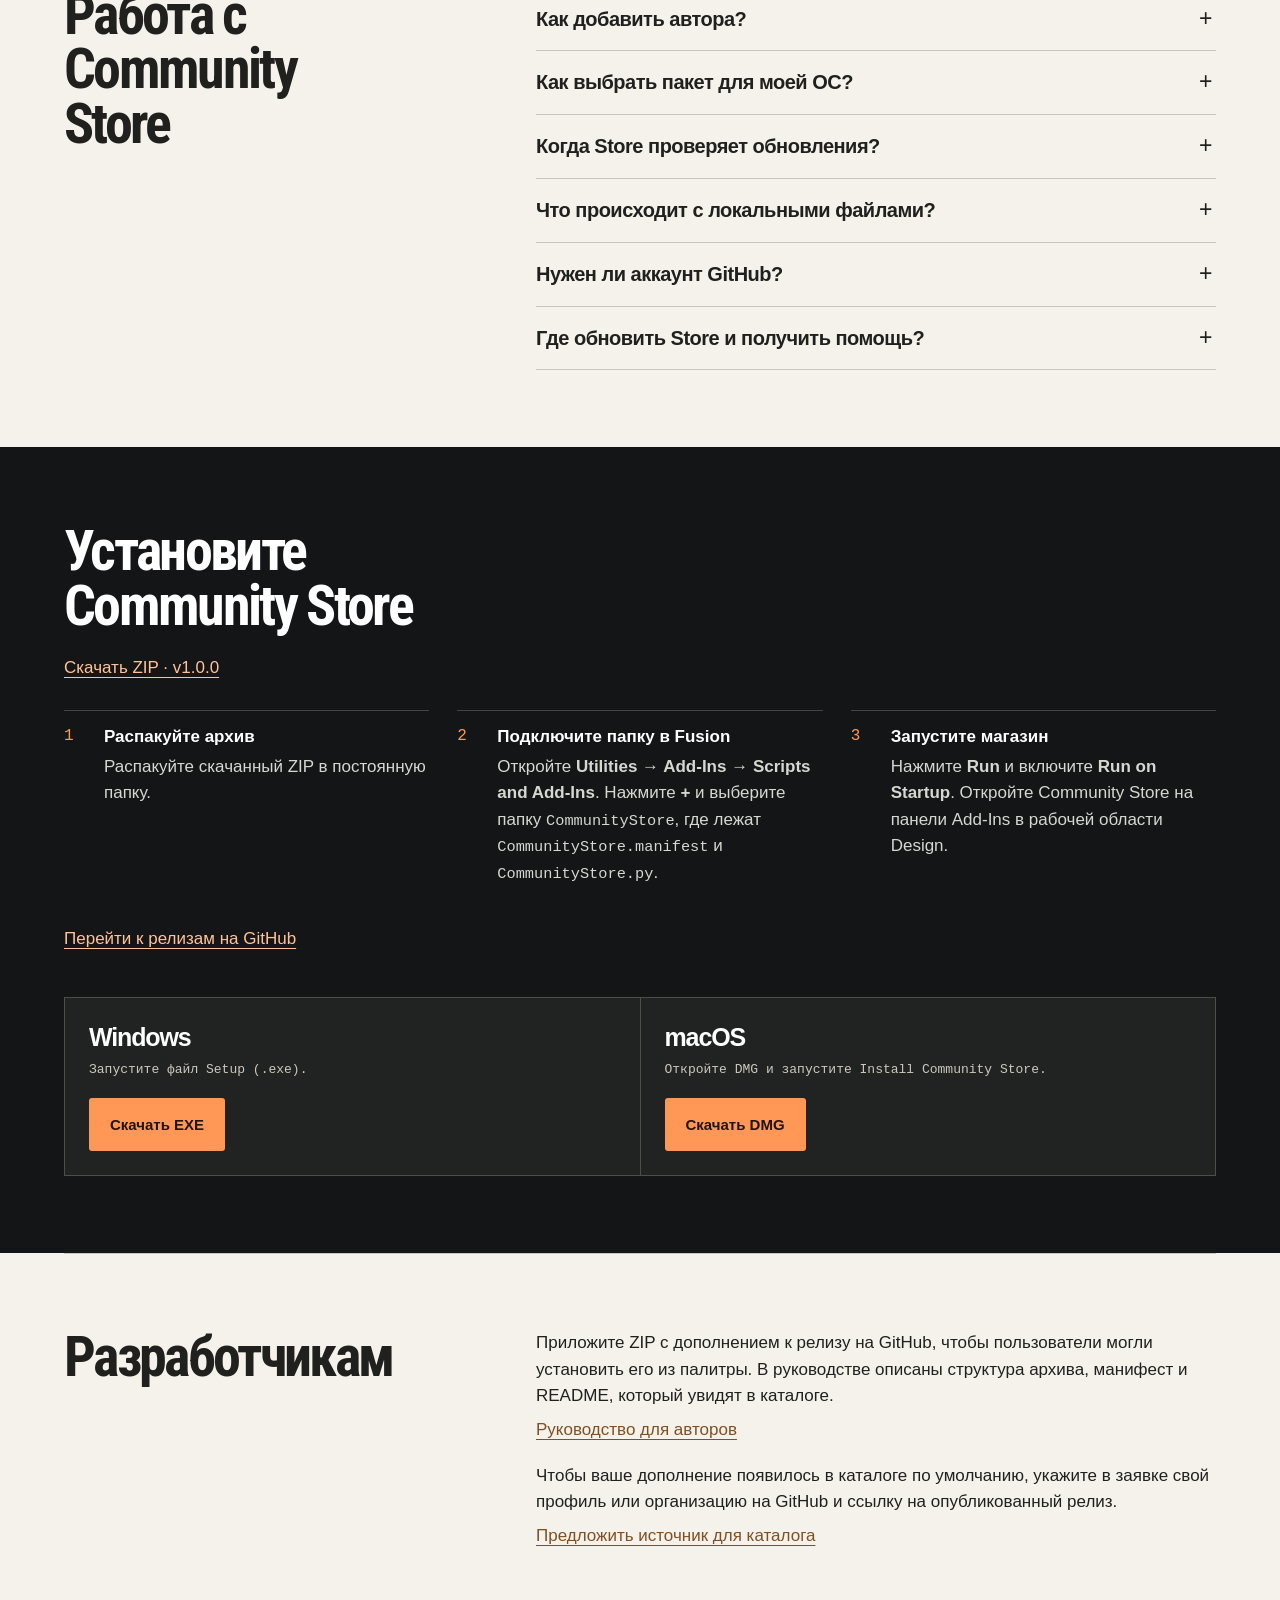
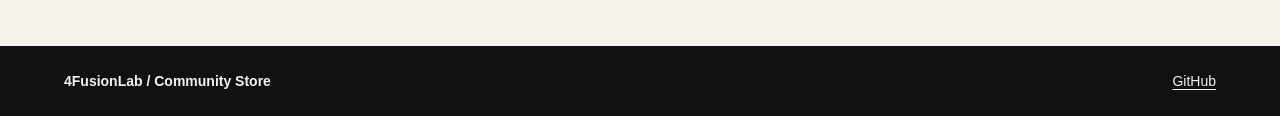
<file: docs/pages/ru/index.html>
<!doctype html>
<html lang="ru">
    <head>
        <meta charset="utf-8" />
        <meta name="viewport" content="width=device-width,initial-scale=1" />
        <title>Community Store — дополнения для Autodesk Fusion</title>
        <meta
            name="description"
            content="Каталог дополнений сообщества для Autodesk Fusion. Устанавливайте стабильные релизы с GitHub, сравнивайте версии и обновляйте инструменты из палитры Community Store."
        />
        <link
            rel="canonical"
            href="https://4fusionlab.github.io/CommunityStore/ru/"
        />
        <link
            rel="alternate"
            hreflang="en"
            href="https://4fusionlab.github.io/CommunityStore/"
        />
        <link
            rel="alternate"
            hreflang="ru"
            href="https://4fusionlab.github.io/CommunityStore/ru/"
        />
        <link
            rel="alternate"
            hreflang="x-default"
            href="https://4fusionlab.github.io/CommunityStore/"
        />
        <meta property="og:type" content="website" />
        <meta property="og:locale" content="ru_RU" />
        <meta
            property="og:title"
            content="Community Store — дополнения для Autodesk Fusion"
        />
        <meta
            property="og:description"
            content="Каталог дополнений сообщества для Autodesk Fusion. Устанавливайте стабильные релизы с GitHub, сравнивайте версии и обновляйте инструменты из палитры Community Store."
        />
        <meta
            property="og:url"
            content="https://4fusionlab.github.io/CommunityStore/ru/"
        />
        <meta
            property="og:image"
            content="https://4fusionlab.github.io/CommunityStore/assets/share.jpg"
        />
        <meta name="twitter:card" content="summary_large_image" />
        <link rel="icon" href="../assets/mark.png" />
        <link rel="stylesheet" href="../style.css" />
        <script defer src="../author-stars.js"></script>
        <script defer src="../views.js"></script>
        <script type="application/ld+json">
            {
                "@context": "https://schema.org",
                "@type": "SoftwareApplication",
                "name": "Community Store",
                "applicationCategory": "DesignApplication",
                "url": "https://4fusionlab.github.io/CommunityStore/ru/",
                "description": "Каталог дополнений сообщества для Autodesk Fusion. Устанавливайте стабильные релизы с GitHub, сравнивайте версии и обновляйте инструменты из палитры Community Store.",
                "inLanguage": "ru",
                "publisher": {
                    "@type": "Organization",
                    "name": "4FusionLab",
                    "url": "https://github.com/4FusionLab"
                }
            }
        </script>
    </head>
    <body>
        <a class="skip" href="#main">К содержанию</a>
        <header>
            <div class="frame bar">
                <a class="brand" href="./"
                    ><img
                        src="../assets/mark.png"
                        alt=""
                        width="34"
                        height="34"
                    />Community Store</a
                >
                <nav>
                    <a href="#tools">Дополнения</a><a href="#why">Как это работает</a
                    ><a href="#developers">Разработчикам</a>
                </nav>
                <a class="language" href="../" hreflang="en">English</a>
            </div>
        </header>
        <main id="main">
            <section class="hero">
                <img
                    class="heroArt"
                    src="../assets/dragon-head.webp"
                    width="1536"
                    height="1024"
                    fetchpriority="high"
                    alt=""
                />
                <div class="frame heroContent">
                    <p class="author">
                        4FusionLab <span>/</span> Autodesk Fusion
                    </p>
                    <h1>Дополнения с GitHub.<br />Прямо в Fusion.</h1>
                    <p class="lead">
                        Откройте каталог сообщества прямо в Fusion. Найдите инструмент под
                        задачу, установите его и сразу используйте в модели. Получайте
                        обновления от авторов. Чтобы перенести свой набор дополнений на другой
                        компьютер или в другую учётную запись, сохраните профиль Store.
                    </p>
                    <p class="catalog-stat">
                        <a href="#sources"
                            >Дополнений в каталоге по умолчанию
                            <strong data-catalog-count>20</strong></a
                        >
                    </p>
                    <div class="actions">
                        <a class="primary" href="#install"
                            >Установить Community Store</a
                        ><a href="#community">Посмотреть каталог</a>
                    </div>
                </div>
            </section>
            <section class="community" id="community">
                <div class="frame block">
                    <div class="directory">
                        <h2>Один корпус, три задачи</h2>
                        <p>
                                Если корпус нужен в двух размерах, сохраните оба
                                варианта в <a href="#paramood">Paramood</a> и переключайтесь между ними в одном файле. Для
                                вентиляционной решётки выберите грань в
                                <a href="#perfora">Perfora</a> и задайте шаг отверстий.
                            </p>
                        <p>
                                Для пробной печати выделите готовые детали и
                                отправьте их в OrcaSlicer через
                                <a href="#exporto">ExporTo</a>. Все три дополнения входят в каталог по умолчанию.
                            </p>
                    </div>
                </div>
            </section>
            <section class="block frame tools" id="tools">
                <div class="sectionIntro">
                    <p class="label">4FusionLab / 8 дополнений</p>
                    <h2>Выберите инструмент под задачу</h2>
                </div>
                <div class="explorer">
                    <div class="choices">
                        <a href="#paramood" data-project="paramood"
                            ><b>Сохранить варианты модели</b
                            ><small>Paramood</small></a
                        ><a href="#perfora" data-project="perfora"
                            ><b>Перфорировать панель</b
                            ><small>Perfora</small></a
                        ><a href="#selectra" data-project="selectra"
                            ><b>Выбрать похожую геометрию</b
                            ><small>Selectra</small></a
                        ><a href="#ejix" data-project="ejix"
                            ><b>Отделить часть тела</b><small>Ejix</small></a
                        ><a href="#mesora" data-project="mesora"
                            ><b>Закрепить размеры на модели</b
                            ><small>Mesora</small></a
                        ><a href="#exporto" data-project="exporto"
                            ><b>Экспортировать выбранные тела</b
                            ><small>ExporTo</small></a
                        ><a href="#filamentra" data-project="filamentra"
                            ><b>Подобрать цвет филамента</b
                            ><small>Filamentra</small></a
                        ><a href="#ruen" data-project="ruen"
                            ><b>Вызывать команды в русской раскладке</b
                            ><small>RuEn</small></a
                        >
                    </div>
                    <div class="projects">
                        <article id="paramood" class="project">
                            <div class="paramood-pair">
                                <figure>
                                    <img
                                        loading="lazy"
                                        src="../assets/paramood.webp"
                                        alt="Редактор параметров"
                                    />
                                    <figcaption>Формулы</figcaption>
                                </figure>
                                <figure>
                                    <img
                                        loading="lazy"
                                        src="../assets/paramood-variants.webp"
                                        alt="Сохранённые варианты модели"
                                    />
                                    <figcaption>Варианты</figcaption>
                                </figure>
                            </div>
                            <div class="caption">
                                <div>
                                    <h3>Paramood</h3>
                                    <p>
                                        Меняйте размеры модели прямо в палитре Fusion. Введите
                                        несколько параметров и формул сразу, проверьте расчёт
                                        и примените изменения. Соберите параметры в дерево
                                        групп и сохраните типоразмеры как варианты одной
                                        модели.
                                    </p>
                                </div>
                                <a
                                    href="https://github.com/4FusionLab/Paramood/releases/tag/v2.2.3"
                                    aria-label="Релиз Paramood v2.2.3 на GitHub"
                                    >v2.2.3</a
                                >
                            </div>
                        </article>
                        <article id="perfora" class="project">
                            <div class="cad">
                                <img
                                    loading="lazy"
                                    src="../assets/perfora.webp"
                                    alt="Панель с повторяющимся рисунком перфорации"
                                />
                            </div>
                            <div class="caption">
                                <div>
                                    <h3>Perfora</h3>
                                    <p>
                                        Превратите грань в вентиляционную решётку или
                                        перфорированную панель. Выбирайте из 12 форм
                                        отверстий, пробуйте радиальные раскладки, соты и
                                        ячейки Вороного. Меняйте шаг, толщину перемычек и
                                        отступ от края прямо в предпросмотре.
                                    </p>
                                </div>
                                <a
                                    href="https://github.com/4FusionLab/Perfora/releases/tag/v1.2.2"
                                    aria-label="Релиз Perfora v1.2.2 на GitHub"
                                    >v1.2.2</a
                                >
                            </div>
                        </article>
                        <article id="selectra" class="project">
                            <div class="cad">
                                <img
                                    loading="lazy"
                                    src="../assets/selectra.webp"
                                    alt="Выделенная геометрия в модели Fusion"
                                />
                            </div>
                            <div class="caption">
                                <div>
                                    <h3>Selectra</h3>
                                    <p>
                                        Укажите одну грань или ребро по образцу. Selectra
                                        подсветит похожие элементы во всей модели. Уточните
                                        диапазон и передайте готовую выборку в следующую
                                        операцию Fusion. Для замкнутого контура достаточно
                                        указать начальное ребро.
                                    </p>
                                </div>
                                <a
                                    href="https://github.com/4FusionLab/Selectra/releases/tag/v1.1.2"
                                    aria-label="Релиз Selectra v1.1.2 на GitHub"
                                    >v1.1.2</a
                                >
                            </div>
                        </article>
                        <article id="ejix" class="project">
                            <div class="ejixSketch">
                                <canvas
                                    width="740"
                                    height="300"
                                    aria-label="Куб с глухой полостью до середины и извлечённая сердцевина"
                                    role="img"
                                ></canvas
                                ><label
                                    >Извлечение сердцевины<input
                                        data-separation
                                        type="range"
                                        min="0"
                                        max="100"
                                        value="90"
                                /></label>
                            </div>
                            <div class="caption">
                                <div>
                                    <h3>Ejix</h3>
                                    <p>
                                        Разделите сложную модель на детали. Очертите нужный
                                        объём профилем эскиза или выберите плоскую грань.
                                        Задайте глубину либо границу по объекту, затем
                                        извлеките объём в отдельное тело или компонент.
                                    </p>
                                </div>
                                <a
                                    href="https://github.com/4FusionLab/Ejix/releases/tag/v1.1.0"
                                    aria-label="Релиз Ejix v1.1.0 на GitHub"
                                    >v1.1.0</a
                                >
                            </div>
                        </article>
                        <article id="mesora" class="project">
                            <div class="graphic mesora" aria-hidden="true">
                                ⌀ 24 <i>мм</i>
                            </div>
                            <div class="caption">
                                <div>
                                    <h3>Mesora</h3>
                                    <p>
                                        При подготовке к обработке выведите нужные размеры
                                        прямо на 3D-модель. Расставьте подписи расстояний,
                                        диаметров и углов там, где удобно их читать.
                                        Показывайте размеры по одному или весь набор сразу.
                                        Значения обновляются вместе с геометрией.
                                    </p>
                                </div>
                                <a
                                    href="https://github.com/4FusionLab/Mesora/releases/tag/v1.1.1"
                                    aria-label="Релиз Mesora v1.1.1 на GitHub"
                                    >v1.1.1</a
                                >
                            </div>
                        </article>
                        <article id="exporto" class="project">
                            <div class="graphic exporto" aria-hidden="true">
                                STEP <i> / </i> 3MF
                            </div>
                            <div class="caption">
                                <div>
                                    <h3>ExporTo</h3>
                                    <p>
                                        Отправьте выбранные тела в OrcaSlicer в формате STEP
                                        прямо из контекстного меню Fusion. При совместном
                                        экспорте детали сохранят взаимное положение. Здесь же
                                        можно передать 3MF в слайсер или STL в Blender.
                                    </p>
                                </div>
                                <a
                                    href="https://github.com/4FusionLab/ExporTo/releases/tag/v1.2.1"
                                    aria-label="Релиз ExporTo v1.2.1 на GitHub"
                                    >v1.2.1</a
                                >
                            </div>
                        </article>
                        <article id="filamentra" class="project">
                            <div class="graphic filamentra" aria-hidden="true">
                                <span class="swatches"
                                    ><i></i><i></i><i></i><i></i
                                ></span>
                            </div>
                            <div class="caption">
                                <div>
                                    <h3>Filamentra</h3>
                                    <p>
                                        Подберите цвет филамента по производителю и
                                        линейке. Добавьте образец в проект и примените
                                        его к выбранной геометрии.
                                    </p>
                                </div>
                                <a
                                    href="https://github.com/4FusionLab/Filamentra/releases/tag/v0.2.0"
                                    aria-label="Релиз Filamentra v0.2.0 на GitHub"
                                    >v0.2.0</a
                                >
                            </div>
                        </article>
                        <article id="ruen" class="project">
                            <div class="graphic ruen" aria-hidden="true">
                                <kbd>Д</kbd> → <kbd>L</kbd>
                            </div>
                            <div class="caption">
                                <div>
                                    <h3>RuEn</h3>
                                    <p>
                                        RuEn решает давнюю проблему Fusion с горячими
                                        клавишами в русской раскладке. Нажмите «Д», и Fusion
                                        выполнит команду, назначенную на L. Привычные
                                        сочетания работают без переключения языка.
                                    </p>
                                </div>
                                <a
                                    href="https://github.com/4FusionLab/RuEn/releases/tag/v1.1.2"
                                    aria-label="Релиз RuEn v1.1.2 на GitHub"
                                    >v1.1.2</a
                                >
                            </div>
                        </article>
                    </div>
                </div>
            </section>
            <section class="band" id="why">
                <div class="frame block">
                    <p class="label">Палитра Community Store</p>
                    <h2>Как установить и обновить дополнение</h2>
                    <div class="palette-tour">
                        <figure>
                            <div class="palette-frame">
                                <img
                                    loading="lazy"
                                    src="../assets/palette-catalog-ru.webp"
                                    width="840"
                                    height="892"
                                    alt="Каталог 4FusionLab с логотипами Perfora и Selectra"
                                />
                            </div>
                            <figcaption>
                                <h3>Найдите дополнение</h3>
                                <p>
                                    Введите название и откройте карточку, чтобы
                                    прочитать описание автора.
                                </p>
                            </figcaption>
                        </figure>
                        <figure>
                            <div class="palette-frame">
                                <img
                                    loading="lazy"
                                    src="../assets/palette-single-install-ru.webp"
                                    width="840"
                                    height="892"
                                    alt="Карточка Perfora с кнопкой установки"
                                />
                            </div>
                            <figcaption>
                                <h3>Установите пакет</h3>
                                <p>
                                    Нажмите «Установить» в карточке дополнения. Если
                                    автор опубликовал несколько пакетов, выберите
                                    подходящий для вашей ОС.
                                </p>
                            </figcaption>
                        </figure>
                        <figure>
                            <div class="palette-frame">
                                <img
                                    loading="lazy"
                                    src="../assets/palette-installed-ru.webp"
                                    width="840"
                                    height="892"
                                    alt="Обновления Selectra и Ejix в списке установленных дополнений"
                                />
                            </div>
                            <figcaption>
                                <h3>Проверьте обновления</h3>
                                <p>
                                    Нажмите «Обновить всё», чтобы увидеть список
                                    новых версий. Проверьте его и подтвердите
                                    установку.
                                </p>
                            </figcaption>
                        </figure>
                    </div>
                </div>
            </section>
            <section class="frame block info" id="sources">
                <div>
                    <p class="label">Каталог сообщества</p>
                    <h2>Авторы в каталоге по умолчанию</h2>
                    <p class="source-copy">
                        Откройте «Источники» в своей палитре, чтобы добавить к этим авторам профиль или организацию с GitHub.
                    </p>
                    <p class="source-key">Размер имени и близость к центру зависят от суммы звёзд на аддинах автора в каталоге.</p>
                    <button type="button" class="cloud-mode" hidden>Показать списком</button>
                </div>
                <div class="author-cloud">
                    <canvas aria-hidden="true"></canvas>
                    <ul data-owners></ul>
                </div>
            </section>
            <section class="frame block info">
                <div><h2>Работа с Community Store</h2></div>
                <div>
                    <details>
                        <summary>Как добавить автора?</summary>
                        <p>
                            В разделе «Источники» укажите ссылку на профиль,
                            организацию или репозиторий GitHub. Даже по ссылке на
                            один репозиторий Store подключит все подходящие
                            дополнения автора. Описания, иллюстрации и README
                            доступны в палитре.
                        </p>
                    </details>
                    <details>
                        <summary>Как выбрать пакет для моей ОС?</summary>
                        <p>
                            Выберите стабильный релиз. Палитра отмечает пакеты для
                            вашей ОС. Перед установкой Store сверяет доступные данные
                            о пакете — контрольную сумму, версию и идентификатор
                            дополнения. Предварительные релизы можно открыть на
                            GitHub.
                        </p>
                    </details>
                    <details>
                        <summary>Когда Store проверяет обновления?</summary>
                        <p>
                            По умолчанию проверка идёт при запуске Fusion и каждые 30
                            минут, даже если палитра закрыта. Интервал можно изменить
                            в настройках. После обновления Store покажет результат по
                            каждому дополнению.
                        </p>
                    </details>
                    <details>
                        <summary>Что происходит с локальными файлами?</summary>
                        <p>
                            При обновлении дополнения, установленного через Store,
                            сохраняется копия предыдущей папки. При отвязке
                            репозитория файлы остаются на месте. Чтобы восстановить
                            дополнение из архива, скопируйте его папку в постоянное
                            место и снова подключите в Fusion.
                        </p>
                    </details>
                    <details>
                        <summary>Нужен ли аккаунт GitHub?</summary>
                        <p>
                            Публичные дополнения можно искать, устанавливать и
                            обновлять без регистрации. Если войти в GitHub, Store
                            будет использовать лимит запросов вашего аккаунта.
                        </p>
                    </details>
                    <details>
                        <summary>
                            Где обновить Store и получить помощь?
                        </summary>
                        <p>
                            В настройках можно проверить обновления самого Store,
                            выгрузить журналы диагностики или ещё раз пройти вводное
                            обучение. Сообщить о проблеме с дополнением или
                            источником можно из палитры.
                        </p>
                    </details>
                </div>
            </section>
            <section id="install" class="installBand">
                <div class="frame block">
                    <h2>Установите Community Store</h2>
                    <div class="manual-guide">
                        <a class="manualZip" data-zip href="https://github.com/4FusionLab/CommunityStore/releases/download/v1.0.0/CommunityStore-1.0.0.zip">Скачать ZIP · v1.0.0</a>
                        <ol>
                            <li>
                                <strong>Распакуйте архив</strong
                                ><span
                                    >Распакуйте скачанный ZIP в постоянную папку.</span
                                >
                            </li>
                            <li>
                                <strong>Подключите папку в Fusion</strong
                                ><span
                                    >Откройте
                                    <b
                                        >Utilities → Add-Ins → Scripts and
                                        Add-Ins</b
                                    >. Нажмите <b>+</b> и выберите папку
                                    <code>CommunityStore</code>, где лежат
                                    <code>CommunityStore.manifest</code> и
                                    <code>CommunityStore.py</code>.</span
                                >
                            </li>
                            <li>
                                <strong>Запустите магазин</strong
                                ><span
                                    >Нажмите <b>Run</b> и включите
                                    <b>Run on Startup</b>. Откройте Community Store на панели Add-Ins в
                                    рабочей области Design.</span
                                >
                            </li>
                        </ol>
                        <a class="manualZip" href="https://github.com/4FusionLab/CommunityStore/releases">Перейти к релизам на GitHub</a>
                    </div>
                    <div class="downloads">
                        <div class="platform">
                            <strong>Windows</strong
                            ><small>Запустите файл Setup (.exe).</small
                            ><a
                                href="https://github.com/4FusionLab/CommunityStore/releases/download/v1.0.0/CommunityStore-Windows-Setup.exe"
                                >Скачать EXE</a
                            >
                        </div>
                        <div class="platform">
                            <strong>macOS</strong
                            ><small
                                >Откройте DMG и запустите Install Community
                                Store.</small
                            ><a
                                href="https://github.com/4FusionLab/CommunityStore/releases/download/v1.0.0/CommunityStore-macOS.dmg"
                                >Скачать DMG</a
                            >
                        </div>
                    </div>
                </div>
            </section>
            <div class="frame">
                <section
                    class="info block"
                    id="developers"
                    aria-labelledby="developers-title"
                >
                    <div>
                        <h2 id="developers-title">Разработчикам</h2>
                    </div>
                    <div>
                        <p>
                            Приложите ZIP с дополнением к релизу на GitHub, чтобы
                            пользователи могли установить его из палитры. В
                            руководстве описаны структура архива, манифест и README,
                            который увидят в каталоге.
                        </p>
                        <a href="publisher.html"
                            >Руководство для авторов</a
                        >
                        <p>
                            Чтобы ваше дополнение появилось в каталоге по умолчанию,
                            укажите в заявке свой профиль или организацию на GitHub и
                            ссылку на опубликованный релиз.
                        </p>
                        <a
                            href="https://github.com/4FusionLab/CommunityStore/issues/new?template=request-source-ru.yml"
                            >Предложить источник для каталога</a
                        >
                    </div>
                </section>
            </div>
        </main>
        <footer>
            <div class="frame bar">
                <b>4FusionLab / Community Store</b
                ><a href="https://github.com/4FusionLab/CommunityStore"
                    >GitHub</a
                >
            </div>
        </footer>
    </body>
</html>
</file>
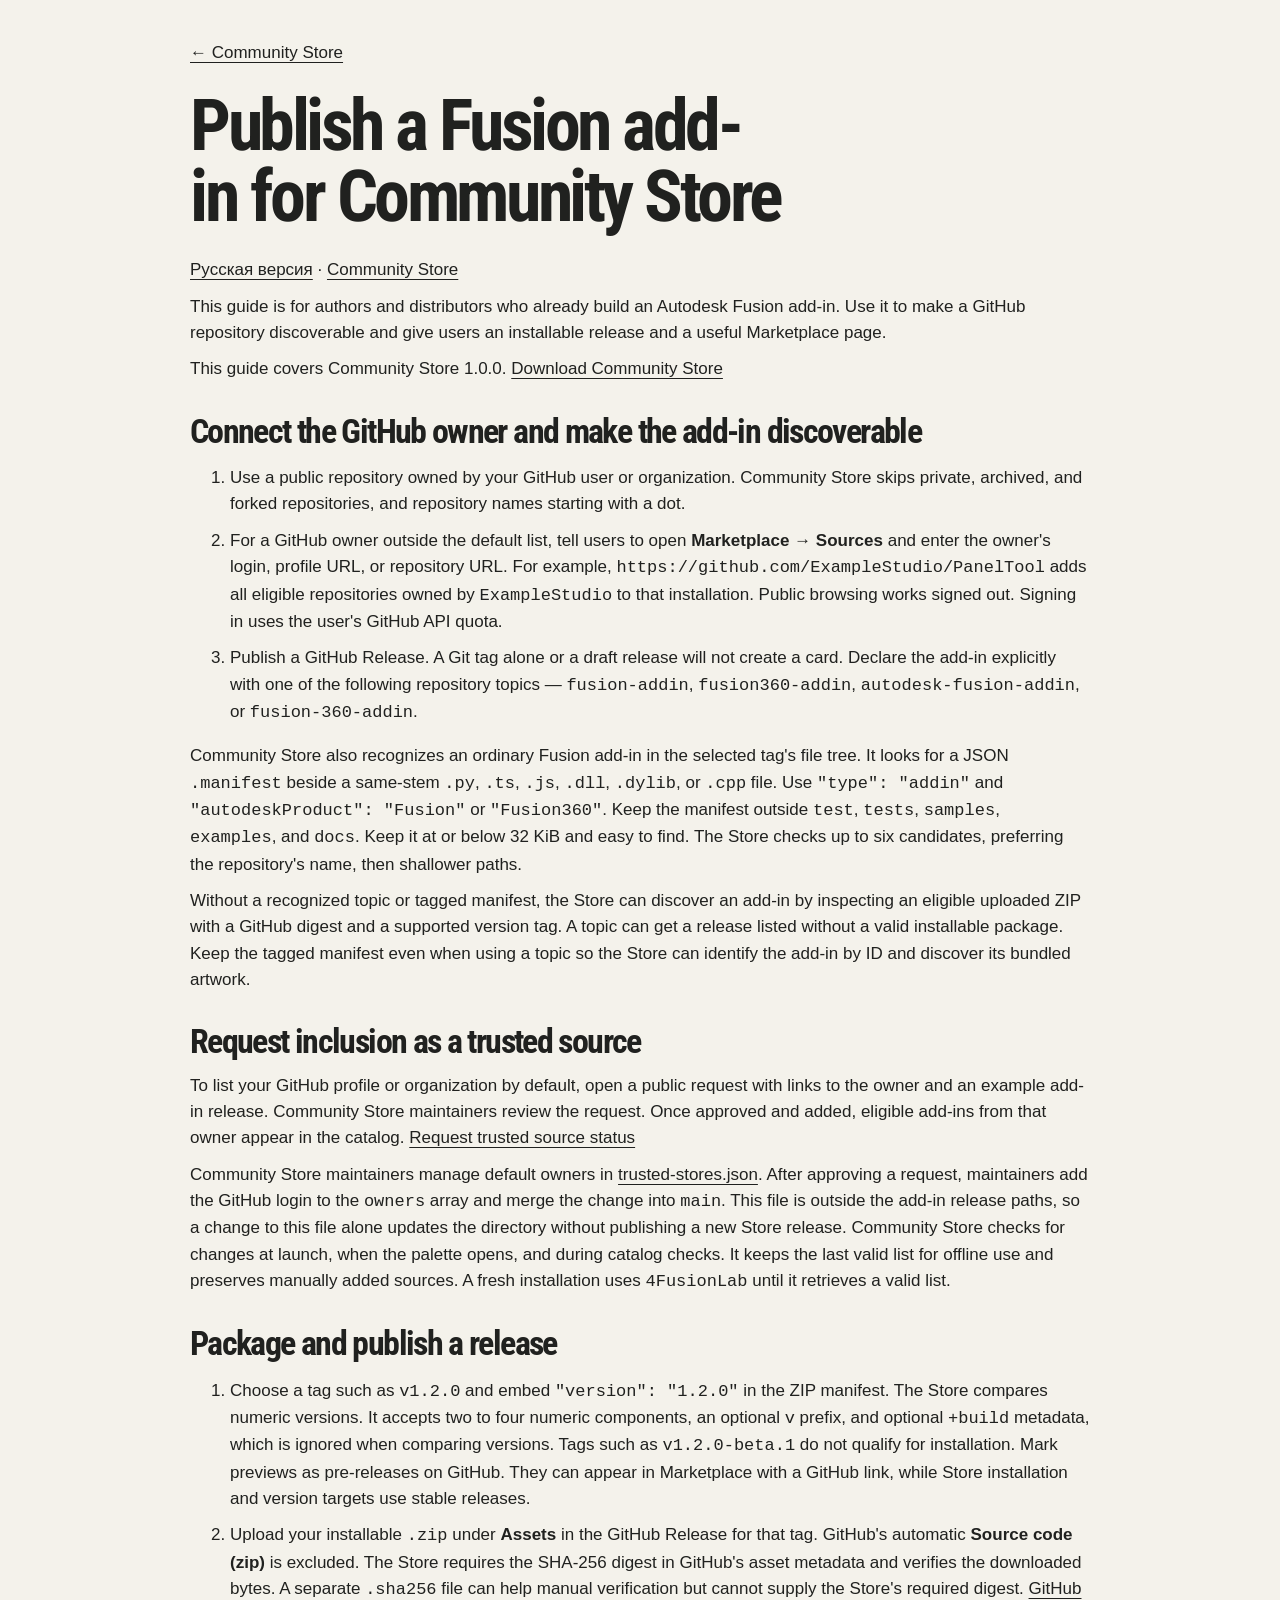
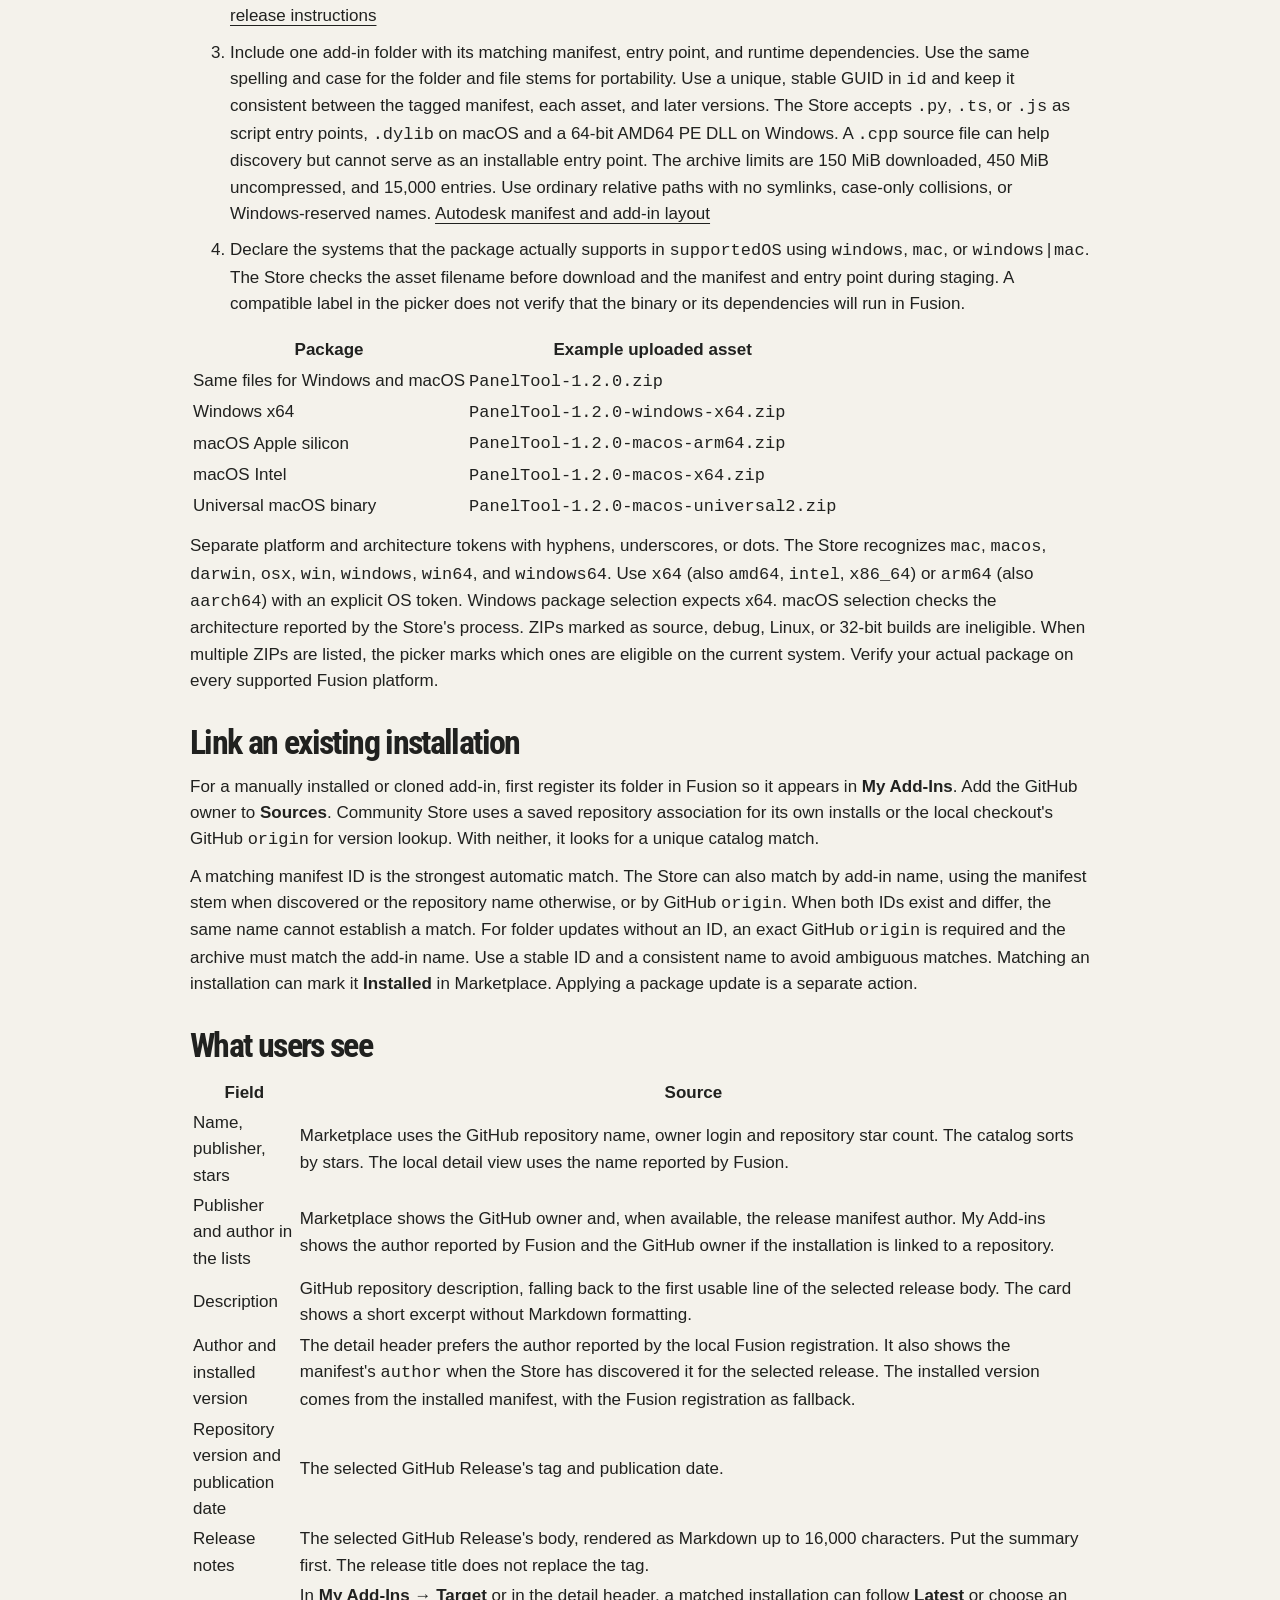
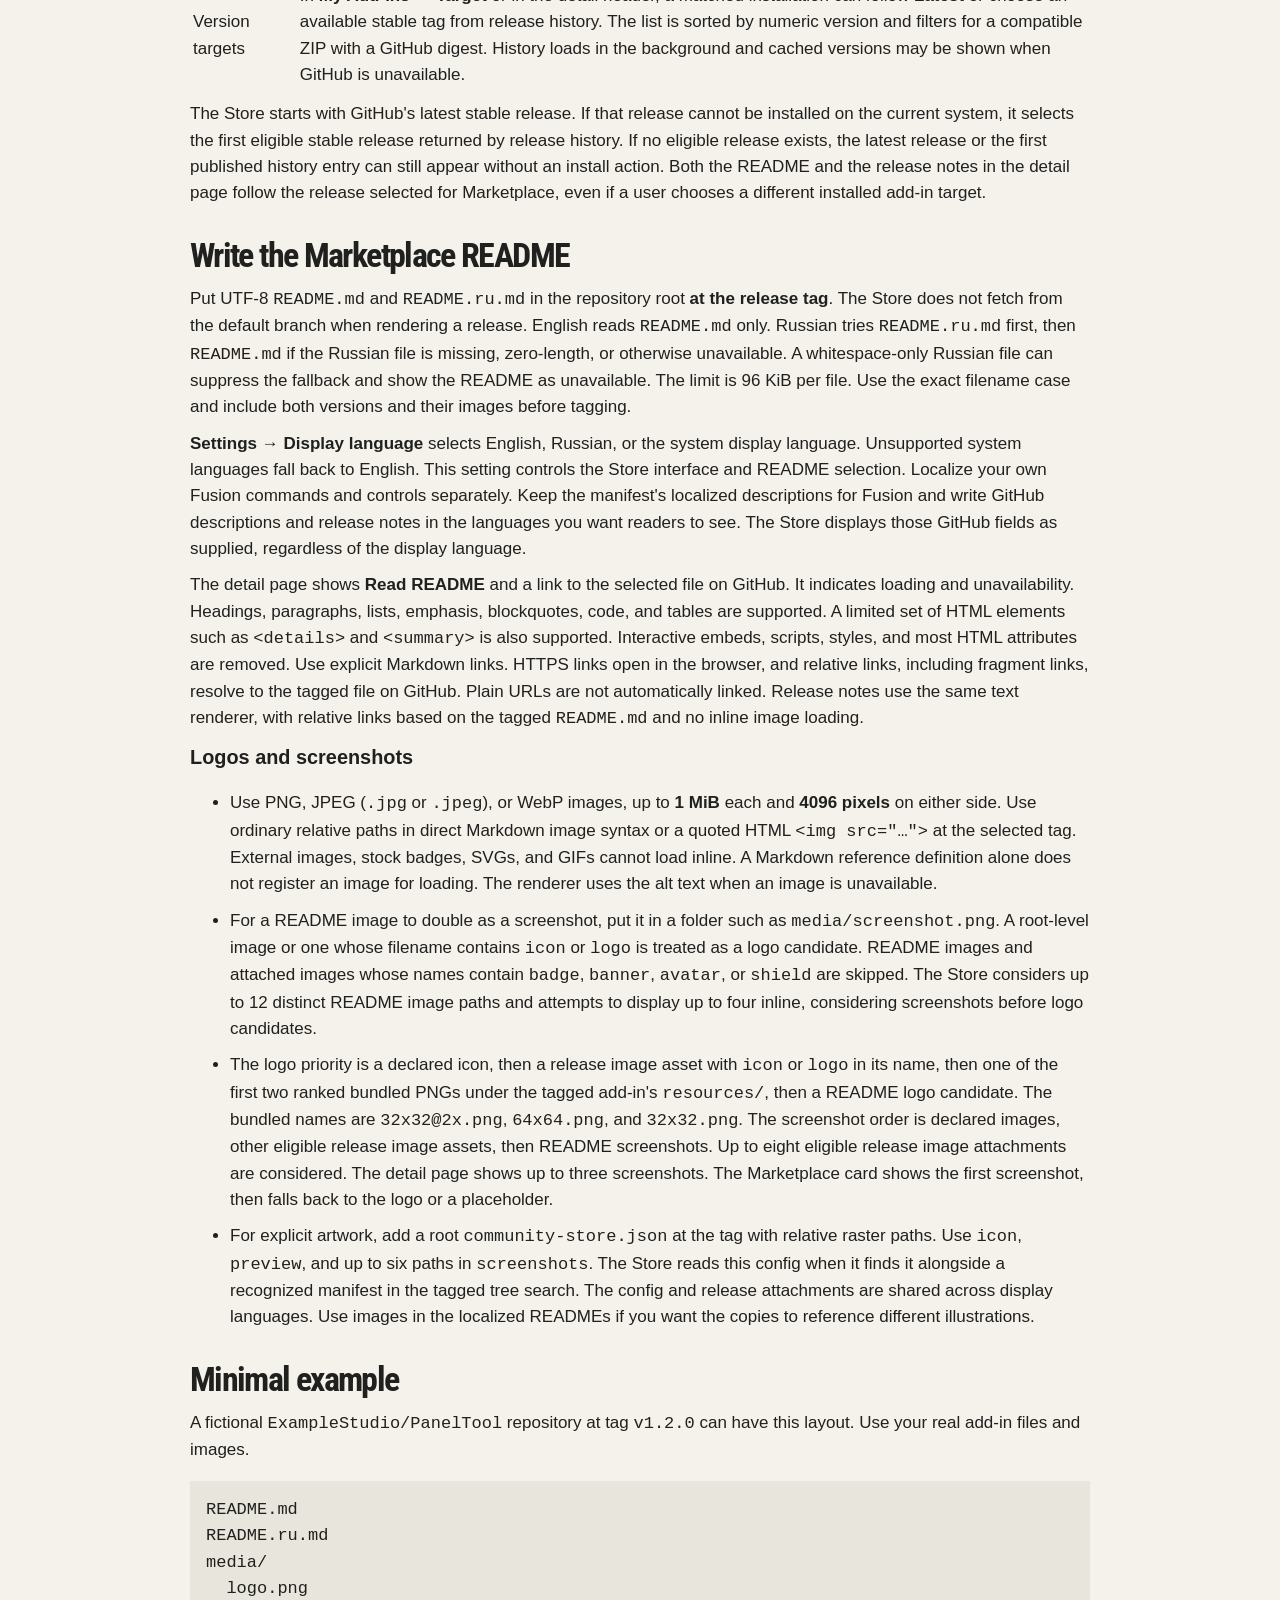
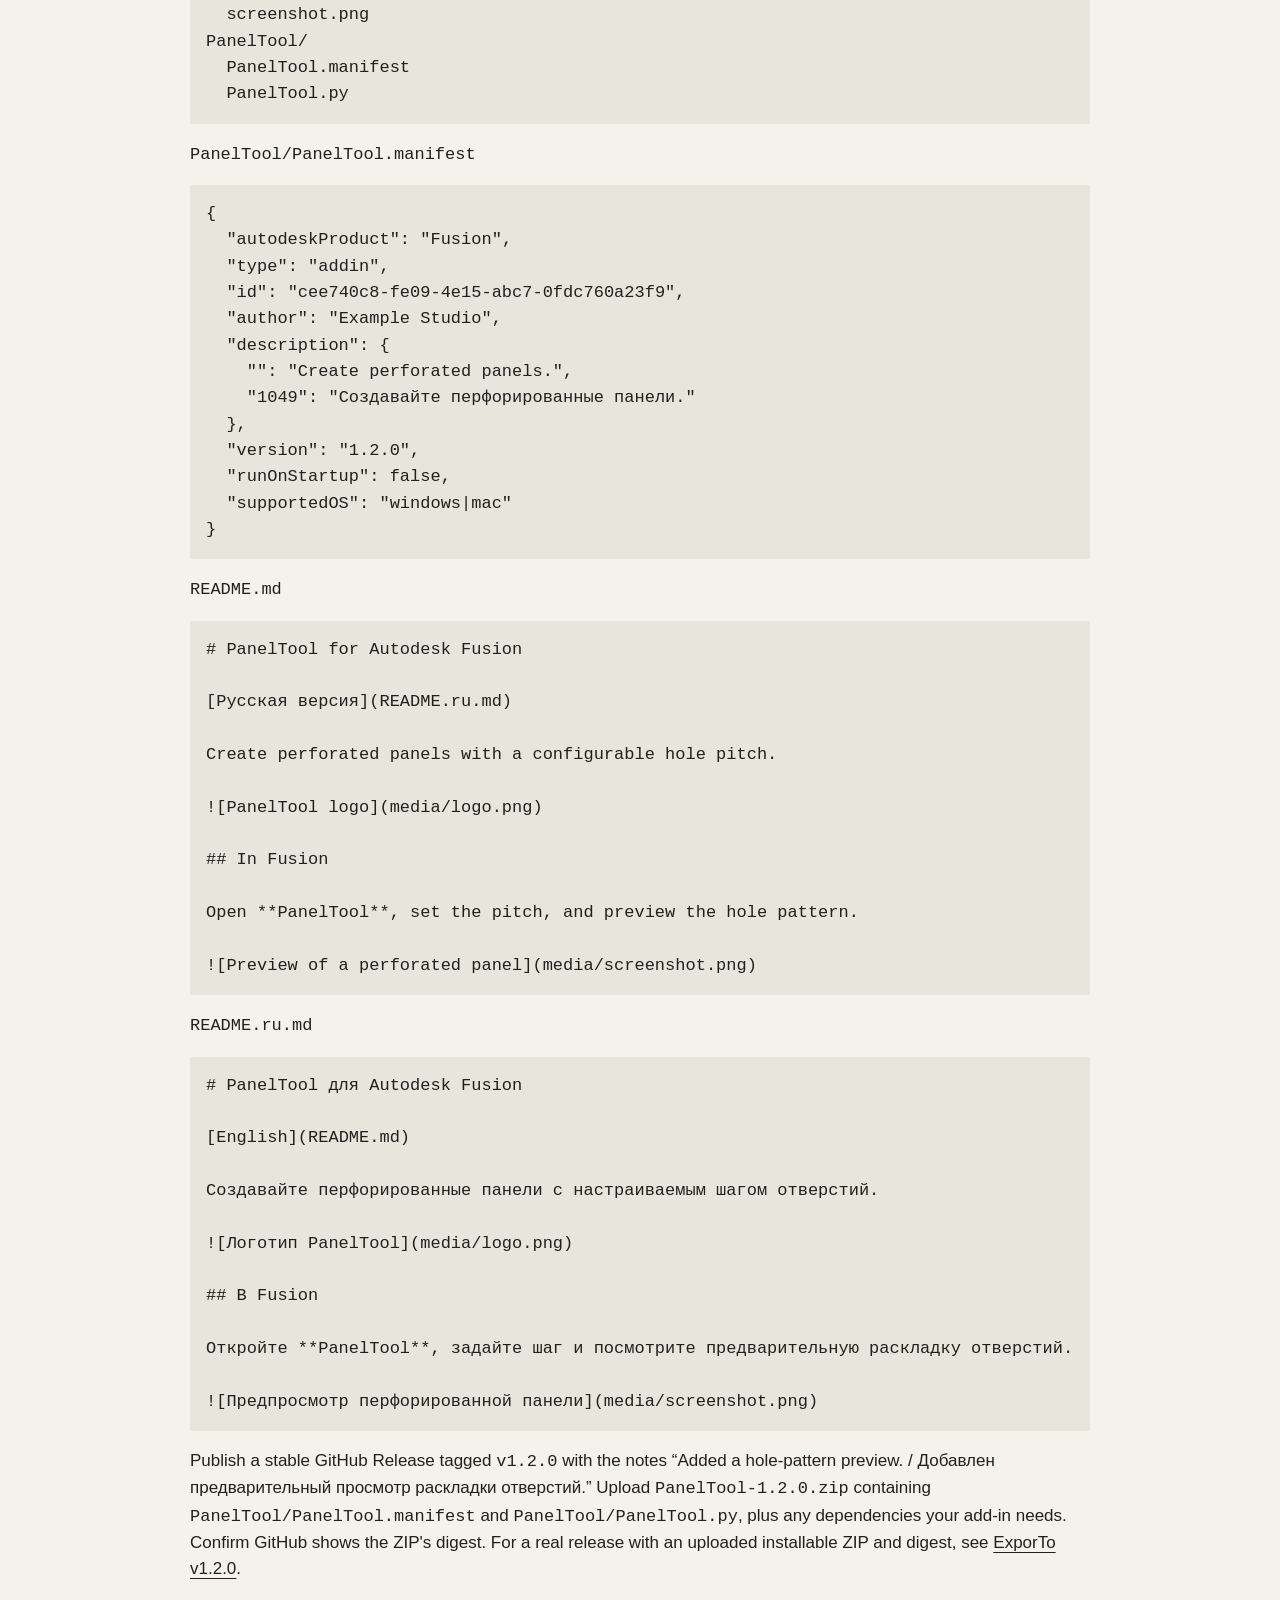
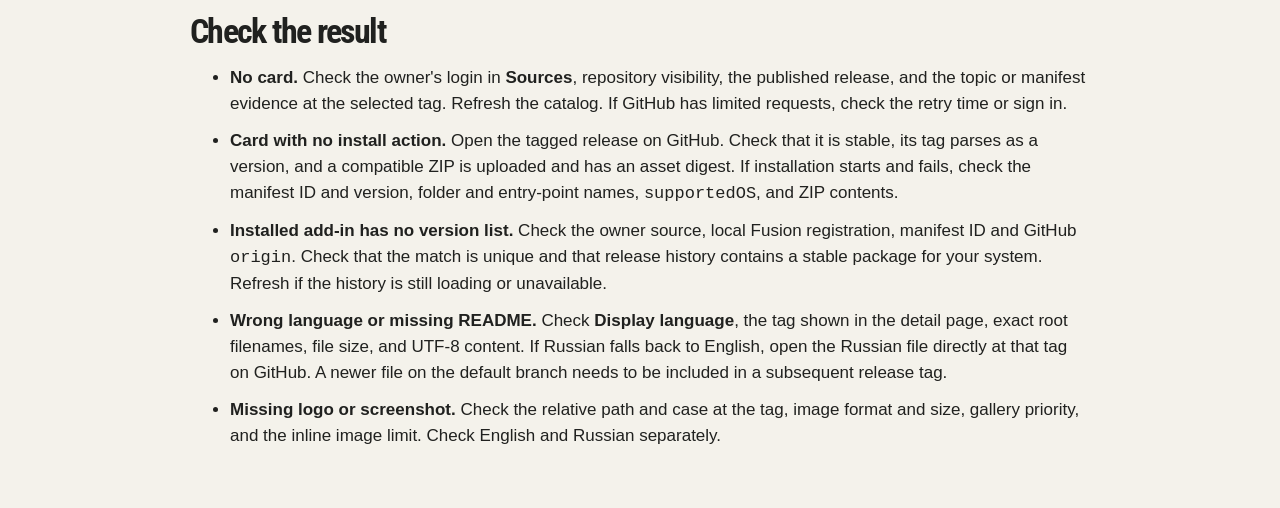
<file: docs/pages/publisher.html>
<!doctype html>
<html lang="en">
    <meta charset="utf-8" /><meta
        name="viewport"
        content="width=device-width,initial-scale=1"
    /><title>Publisher guide · Community Store</title
    ><link rel="stylesheet" href="style.css" />
    <link
        rel="canonical"
        href="https://4fusionlab.github.io/CommunityStore/publisher.html"
    /><link
        rel="alternate"
        hreflang="ru"
        href="https://4fusionlab.github.io/CommunityStore/ru/publisher.html"
    /><link
        rel="alternate"
        hreflang="en"
        href="https://4fusionlab.github.io/CommunityStore/publisher.html"
    />
    <main class="guide frame">
        <a href="./">← Community Store</a>
        <h1 id="publish-a-fusion-add-in-for-community-store">
            Publish a Fusion add-in for Community Store
        </h1>
        <p>
            <a href="ru/publisher.html">Русская версия</a> ·
            <a href="./">Community Store</a>
        </p>
        <p>
            This guide is for authors and distributors who already build an
            Autodesk Fusion add-in. Use it to make a GitHub repository
            discoverable and give users an installable release and a useful
            Marketplace page.
        </p>
        <p>
            This guide covers Community Store 1.0.0.
            <a href="https://github.com/4FusionLab/CommunityStore/releases/tag/v1.0.0">Download Community Store</a>
        </p>
        <h2 id="connect-the-github-owner-and-make-the-add-in-discoverable">
            Connect the GitHub owner and make the add-in discoverable
        </h2>
        <ol type="1">
            <li>
                Use a public repository owned by your GitHub user or
                organization. Community Store skips private, archived, and
                forked repositories, and repository names starting with a dot.
            </li>
            <li>
                For a GitHub owner outside the default list, tell users to open
                <strong>Marketplace → Sources</strong> and enter the owner's
                login, profile URL, or repository URL. For example,
                <code>https://github.com/ExampleStudio/PanelTool</code> adds all
                eligible repositories owned by <code>ExampleStudio</code> to
                that installation. Public browsing works signed out. Signing in
                uses the user's GitHub API quota.
            </li>
            <li>
                Publish a GitHub Release. A Git tag alone or a draft release
                will not create a card. Declare the add-in explicitly with one
                of the following repository topics — <code>fusion-addin</code>,
                <code>fusion360-addin</code>,
                <code>autodesk-fusion-addin</code>, or
                <code>fusion-360-addin</code>.
            </li>
        </ol>
        <p>
            Community Store also recognizes an ordinary Fusion add-in in the
            selected tag's file tree. It looks for a JSON
            <code>.manifest</code> beside a same-stem <code>.py</code>,
            <code>.ts</code>, <code>.js</code>, <code>.dll</code>,
            <code>.dylib</code>, or <code>.cpp</code> file. Use
            <code>"type": "addin"</code> and
            <code>"autodeskProduct": "Fusion"</code> or
            <code>"Fusion360"</code>. Keep the manifest outside
            <code>test</code>, <code>tests</code>, <code>samples</code>,
            <code>examples</code>, and <code>docs</code>. Keep it at or below 32
            KiB and easy to find. The Store checks up to six candidates,
            preferring the repository's name, then shallower paths.
        </p>
        <p>
            Without a recognized topic or tagged manifest, the Store can
            discover an add-in by inspecting an eligible uploaded ZIP with a
            GitHub digest and a supported version tag. A topic can get a release
            listed without a valid installable package. Keep the tagged manifest
            even when using a topic so the Store can identify the add-in by ID
            and discover its bundled artwork.
        </p>
        <h2 id="request-inclusion-as-a-trusted-source">
            Request inclusion as a trusted source
        </h2>
        <p>
            To list your GitHub profile or organization by default, open a
            public request with links to the owner and an example add-in
            release. Community Store maintainers review the request. Once
            approved and added, eligible add-ins from that owner appear in the
            catalog.
            <a
                href="https://github.com/4FusionLab/CommunityStore/issues/new?template=request-source.yml"
                >Request trusted source status</a
            >
        </p>
        <p>
            Community Store maintainers manage default owners in
            <a
                href="https://github.com/4FusionLab/CommunityStore/blob/main/trusted-stores.json"
                >trusted-stores.json</a
            >. After approving a request, maintainers add the GitHub login to
            the <code>owners</code> array and merge the change into
            <code>main</code>. This file is outside the add-in release paths, so
            a change to this file alone updates the directory without publishing
            a new Store release. Community Store checks for changes at launch,
            when the palette opens, and during catalog checks. It keeps the last
            valid list for offline use and preserves manually added sources. A
            fresh installation uses <code>4FusionLab</code> until it retrieves a
            valid list.
        </p>
        <h2 id="package-and-publish-a-release">
            Package and publish a release
        </h2>
        <ol type="1">
            <li>
                Choose a tag such as <code>v1.2.0</code> and embed
                <code>"version": "1.2.0"</code> in the ZIP manifest. The Store
                compares numeric versions. It accepts two to four numeric
                components, an optional <code>v</code> prefix, and optional
                <code>+build</code>
                metadata, which is ignored when comparing versions. Tags such as
                <code>v1.2.0-beta.1</code> do not qualify for installation. Mark
                previews as pre-releases on GitHub. They can appear in
                Marketplace with a GitHub link, while Store installation and
                version targets use stable releases.
            </li>
            <li>
                Upload your installable <code>.zip</code> under
                <strong>Assets</strong> in the GitHub Release for that tag.
                GitHub's automatic <strong>Source code (zip)</strong> is
                excluded. The Store requires the SHA-256 digest in GitHub's
                asset metadata and verifies the downloaded bytes. A separate
                <code>.sha256</code> file can help manual verification but
                cannot supply the Store's required digest.
                <a
                    href="https://docs.github.com/en/repositories/releasing-projects-on-github/managing-releases-in-a-repository"
                    >GitHub release instructions</a
                >
            </li>
            <li>
                Include one add-in folder with its matching manifest, entry
                point, and runtime dependencies. Use the same spelling and case
                for the folder and file stems for portability. Use a unique,
                stable GUID in <code>id</code> and keep it consistent between
                the tagged manifest, each asset, and later versions. The Store
                accepts <code>.py</code>, <code>.ts</code>, or
                <code>.js</code> as script entry points, <code>.dylib</code> on
                macOS and a 64-bit AMD64 PE DLL on Windows. A
                <code>.cpp</code> source file can help discovery but cannot
                serve as an installable entry point. The archive limits are 150
                MiB downloaded, 450 MiB uncompressed, and 15,000 entries. Use
                ordinary relative paths with no symlinks, case-only collisions,
                or Windows-reserved names.
                <a
                    href="https://help.autodesk.com/cloudhelp/ENU/Fusion-360-API/files/WritingDebugging_UM.htm"
                    >Autodesk manifest and add-in layout</a
                >
            </li>
            <li>
                Declare the systems that the package actually supports in
                <code>supportedOS</code> using <code>windows</code>,
                <code>mac</code>, or <code>windows|mac</code>. The Store checks
                the asset filename before download and the manifest and entry
                point during staging. A compatible label in the picker does not
                verify that the binary or its dependencies will run in Fusion.
            </li>
        </ol>
        <table>
            <thead>
                <tr>
                    <th>Package</th>
                    <th>Example uploaded asset</th>
                </tr>
            </thead>
            <tbody>
                <tr>
                    <td>Same files for Windows and macOS</td>
                    <td><code>PanelTool-1.2.0.zip</code></td>
                </tr>
                <tr>
                    <td>Windows x64</td>
                    <td><code>PanelTool-1.2.0-windows-x64.zip</code></td>
                </tr>
                <tr>
                    <td>macOS Apple silicon</td>
                    <td><code>PanelTool-1.2.0-macos-arm64.zip</code></td>
                </tr>
                <tr>
                    <td>macOS Intel</td>
                    <td><code>PanelTool-1.2.0-macos-x64.zip</code></td>
                </tr>
                <tr>
                    <td>Universal macOS binary</td>
                    <td><code>PanelTool-1.2.0-macos-universal2.zip</code></td>
                </tr>
            </tbody>
        </table>
        <p>
            Separate platform and architecture tokens with hyphens, underscores,
            or dots. The Store recognizes <code>mac</code>, <code>macos</code>,
            <code>darwin</code>, <code>osx</code>, <code>win</code>,
            <code>windows</code>, <code>win64</code>, and
            <code>windows64</code>. Use <code>x64</code> (also
            <code>amd64</code>, <code>intel</code>, <code>x86_64</code>) or
            <code>arm64</code> (also <code>aarch64</code>) with an explicit OS
            token. Windows package selection expects x64. macOS selection checks
            the architecture reported by the Store's process. ZIPs marked as
            source, debug, Linux, or 32-bit builds are ineligible. When multiple
            ZIPs are listed, the picker marks which ones are eligible on the
            current system. Verify your actual package on every supported Fusion
            platform.
        </p>
        <h2 id="link-an-existing-installation">
            Link an existing installation
        </h2>
        <p>
            For a manually installed or cloned add-in, first register its folder
            in Fusion so it appears in <strong>My Add-Ins</strong>. Add the
            GitHub owner to <strong>Sources</strong>. Community Store uses a
            saved repository association for its own installs or the local
            checkout's GitHub <code>origin</code> for version lookup. With
            neither, it looks for a unique catalog match.
        </p>
        <p>
            A matching manifest ID is the strongest automatic match. The Store
            can also match by add-in name, using the manifest stem when
            discovered or the repository name otherwise, or by GitHub
            <code>origin</code>. When both IDs exist and differ, the same name
            cannot establish a match. For folder updates without an ID, an exact
            GitHub <code>origin</code> is required and the archive must match
            the add-in name. Use a stable ID and a consistent name to avoid
            ambiguous matches. Matching an installation can mark it
            <strong>Installed</strong> in Marketplace. Applying a package update
            is a separate action.
        </p>
        <h2 id="what-users-see">What users see</h2>
        <table>
            <thead>
                <tr>
                    <th>Field</th>
                    <th>Source</th>
                </tr>
            </thead>
            <tbody>
                <tr>
                    <td>Name, publisher, stars</td>
                    <td>
                        Marketplace uses the GitHub repository name, owner login
                        and repository star count. The catalog sorts by stars.
                        The local detail view uses the name reported by Fusion.
                    </td>
                </tr>
                <tr>
                    <td>Publisher and author in the lists</td>
                    <td>
                        Marketplace shows the GitHub owner and, when available,
                        the release manifest author. My Add-ins shows the author
                        reported by Fusion and the GitHub owner if the
                        installation is linked to a repository.
                    </td>
                </tr>
                <tr>
                    <td>Description</td>
                    <td>
                        GitHub repository description, falling back to the first
                        usable line of the selected release body. The card shows
                        a short excerpt without Markdown formatting.
                    </td>
                </tr>
                <tr>
                    <td>Author and installed version</td>
                    <td>
                        The detail header prefers the author reported by the
                        local Fusion registration. It also shows the manifest's
                        <code>author</code> when the Store has discovered it for
                        the selected release. The installed version comes from
                        the installed manifest, with the Fusion registration as
                        fallback.
                    </td>
                </tr>
                <tr>
                    <td>Repository version and publication date</td>
                    <td>
                        The selected GitHub Release's tag and publication date.
                    </td>
                </tr>
                <tr>
                    <td>Release notes</td>
                    <td>
                        The selected GitHub Release's body, rendered as Markdown
                        up to 16,000 characters. Put the summary first. The
                        release title does not replace the tag.
                    </td>
                </tr>
                <tr>
                    <td>Version targets</td>
                    <td>
                        In <strong>My Add-Ins → Target</strong> or in the detail
                        header, a matched installation can follow
                        <strong>Latest</strong> or choose an available stable
                        tag from release history. The list is sorted by numeric
                        version and filters for a compatible ZIP with a GitHub
                        digest. History loads in the background and cached
                        versions may be shown when GitHub is unavailable.
                    </td>
                </tr>
            </tbody>
        </table>
        <p>
            The Store starts with GitHub's latest stable release. If that
            release cannot be installed on the current system, it selects the
            first eligible stable release returned by release history. If no
            eligible release exists, the latest release or the first published
            history entry can still appear without an install action. Both the
            README and the release notes in the detail page follow the release
            selected for Marketplace, even if a user chooses a different
            installed add-in target.
        </p>
        <h2 id="write-the-marketplace-readme">Write the Marketplace README</h2>
        <p>
            Put UTF-8 <code>README.md</code> and <code>README.ru.md</code> in
            the repository root <strong>at the release tag</strong>. The Store
            does not fetch from the default branch when rendering a release.
            English reads <code>README.md</code> only. Russian tries
            <code>README.ru.md</code> first, then <code>README.md</code> if the
            Russian file is missing, zero-length, or otherwise unavailable. A
            whitespace-only Russian file can suppress the fallback and show the
            README as unavailable. The limit is 96 KiB per file. Use the exact
            filename case and include both versions and their images before
            tagging.
        </p>
        <p>
            <strong>Settings → Display language</strong> selects English,
            Russian, or the system display language. Unsupported system
            languages fall back to English. This setting controls the Store
            interface and README selection. Localize your own Fusion commands
            and controls separately. Keep the manifest's localized descriptions
            for Fusion and write GitHub descriptions and release notes in the
            languages you want readers to see. The Store displays those GitHub
            fields as supplied, regardless of the display language.
        </p>
        <p>
            The detail page shows <strong>Read README</strong> and a link to the
            selected file on GitHub. It indicates loading and unavailability.
            Headings, paragraphs, lists, emphasis, blockquotes, code, and tables
            are supported. A limited set of HTML elements such as
            <code>&lt;details&gt;</code> and <code>&lt;summary&gt;</code> is
            also supported. Interactive embeds, scripts, styles, and most HTML
            attributes are removed. Use explicit Markdown links. HTTPS links
            open in the browser, and relative links, including fragment links,
            resolve to the tagged file on GitHub. Plain URLs are not
            automatically linked. Release notes use the same text renderer, with
            relative links based on the tagged <code>README.md</code> and no
            inline image loading.
        </p>
        <h3 id="logos-and-screenshots">Logos and screenshots</h3>
        <ul>
            <li>
                Use PNG, JPEG (<code>.jpg</code> or <code>.jpeg</code>), or WebP
                images, up to <strong>1 MiB</strong> each and
                <strong>4096 pixels</strong> on either side. Use ordinary
                relative paths in direct Markdown image syntax or a quoted HTML
                <code>&lt;img src="…"&gt;</code> at the selected tag. External
                images, stock badges, SVGs, and GIFs cannot load inline. A
                Markdown reference definition alone does not register an image
                for loading. The renderer uses the alt text when an image is
                unavailable.
            </li>
            <li>
                For a README image to double as a screenshot, put it in a folder
                such as <code>media/screenshot.png</code>. A root-level image or
                one whose filename contains <code>icon</code> or
                <code>logo</code> is treated as a logo candidate. README images
                and attached images whose names contain <code>badge</code>,
                <code>banner</code>, <code>avatar</code>, or
                <code>shield</code> are skipped. The Store considers up to 12
                distinct README image paths and attempts to display up to four
                inline, considering screenshots before logo candidates.
            </li>
            <li>
                The logo priority is a declared icon, then a release image asset
                with <code>icon</code> or <code>logo</code> in its name, then
                one of the first two ranked bundled PNGs under the tagged
                add-in's <code>resources/</code>, then a README logo candidate.
                The bundled names are <code>32x32@2x.png</code>,
                <code>64x64.png</code>, and <code>32x32.png</code>. The
                screenshot order is declared images, other eligible release
                image assets, then README screenshots. Up to eight eligible
                release image attachments are considered. The detail page shows
                up to three screenshots. The Marketplace card shows the first
                screenshot, then falls back to the logo or a placeholder.
            </li>
            <li>
                For explicit artwork, add a root
                <code>community-store.json</code> at the tag with relative
                raster paths. Use <code>icon</code>, <code>preview</code>, and
                up to six paths in <code>screenshots</code>. The Store reads
                this config when it finds it alongside a recognized manifest in
                the tagged tree search. The config and release attachments are
                shared across display languages. Use images in the localized
                READMEs if you want the copies to reference different
                illustrations.
            </li>
        </ul>
        <h2 id="minimal-example">Minimal example</h2>
        <p>
            A fictional <code>ExampleStudio/PanelTool</code> repository at tag
            <code>v1.2.0</code> can have this layout. Use your real add-in files
            and images.
        </p>
        <pre class="text"><code>README.md
README.ru.md
media/
  logo.png
  screenshot.png
PanelTool/
  PanelTool.manifest
  PanelTool.py</code></pre>
        <p><code>PanelTool/PanelTool.manifest</code></p>
        <div class="sourceCode" id="cb2">
            <pre
                class="sourceCode json"
            ><code class="sourceCode json"><span id="cb2-1"><a href="#cb2-1" aria-hidden="true" tabindex="-1"></a><span class="fu">{</span></span>
<span id="cb2-2"><a href="#cb2-2" aria-hidden="true" tabindex="-1"></a>  <span class="dt">&quot;autodeskProduct&quot;</span><span class="fu">:</span> <span class="st">&quot;Fusion&quot;</span><span class="fu">,</span></span>
<span id="cb2-3"><a href="#cb2-3" aria-hidden="true" tabindex="-1"></a>  <span class="dt">&quot;type&quot;</span><span class="fu">:</span> <span class="st">&quot;addin&quot;</span><span class="fu">,</span></span>
<span id="cb2-4"><a href="#cb2-4" aria-hidden="true" tabindex="-1"></a>  <span class="dt">&quot;id&quot;</span><span class="fu">:</span> <span class="st">&quot;cee740c8-fe09-4e15-abc7-0fdc760a23f9&quot;</span><span class="fu">,</span></span>
<span id="cb2-5"><a href="#cb2-5" aria-hidden="true" tabindex="-1"></a>  <span class="dt">&quot;author&quot;</span><span class="fu">:</span> <span class="st">&quot;Example Studio&quot;</span><span class="fu">,</span></span>
<span id="cb2-6"><a href="#cb2-6" aria-hidden="true" tabindex="-1"></a>  <span class="dt">&quot;description&quot;</span><span class="fu">:</span> <span class="fu">{</span></span>
<span id="cb2-7"><a href="#cb2-7" aria-hidden="true" tabindex="-1"></a>    <span class="dt">&quot;&quot;</span><span class="fu">:</span> <span class="st">&quot;Create perforated panels.&quot;</span><span class="fu">,</span></span>
<span id="cb2-8"><a href="#cb2-8" aria-hidden="true" tabindex="-1"></a>    <span class="dt">&quot;1049&quot;</span><span class="fu">:</span> <span class="st">&quot;Создавайте перфорированные панели.&quot;</span></span>
<span id="cb2-9"><a href="#cb2-9" aria-hidden="true" tabindex="-1"></a>  <span class="fu">},</span></span>
<span id="cb2-10"><a href="#cb2-10" aria-hidden="true" tabindex="-1"></a>  <span class="dt">&quot;version&quot;</span><span class="fu">:</span> <span class="st">&quot;1.2.0&quot;</span><span class="fu">,</span></span>
<span id="cb2-11"><a href="#cb2-11" aria-hidden="true" tabindex="-1"></a>  <span class="dt">&quot;runOnStartup&quot;</span><span class="fu">:</span> <span class="kw">false</span><span class="fu">,</span></span>
<span id="cb2-12"><a href="#cb2-12" aria-hidden="true" tabindex="-1"></a>  <span class="dt">&quot;supportedOS&quot;</span><span class="fu">:</span> <span class="st">&quot;windows|mac&quot;</span></span>
<span id="cb2-13"><a href="#cb2-13" aria-hidden="true" tabindex="-1"></a><span class="fu">}</span></span></code></pre>
        </div>
        <p><code>README.md</code></p>
        <div class="sourceCode" id="cb3">
            <pre
                class="sourceCode markdown"
            ><code class="sourceCode markdown"><span id="cb3-1"><a href="#cb3-1" aria-hidden="true" tabindex="-1"></a><span class="fu"># PanelTool for Autodesk Fusion</span></span>
<span id="cb3-2"><a href="#cb3-2" aria-hidden="true" tabindex="-1"></a></span>
<span id="cb3-3"><a href="#cb3-3" aria-hidden="true" tabindex="-1"></a><span class="co">[</span><span class="ot">Русская версия</span><span class="co">](README.ru.md)</span></span>
<span id="cb3-4"><a href="#cb3-4" aria-hidden="true" tabindex="-1"></a></span>
<span id="cb3-5"><a href="#cb3-5" aria-hidden="true" tabindex="-1"></a>Create perforated panels with a configurable hole pitch.</span>
<span id="cb3-6"><a href="#cb3-6" aria-hidden="true" tabindex="-1"></a></span>
<span id="cb3-7"><a href="#cb3-7" aria-hidden="true" tabindex="-1"></a><span class="al">![PanelTool logo](media/logo.png)</span></span>
<span id="cb3-8"><a href="#cb3-8" aria-hidden="true" tabindex="-1"></a></span>
<span id="cb3-9"><a href="#cb3-9" aria-hidden="true" tabindex="-1"></a><span class="fu">## In Fusion</span></span>
<span id="cb3-10"><a href="#cb3-10" aria-hidden="true" tabindex="-1"></a></span>
<span id="cb3-11"><a href="#cb3-11" aria-hidden="true" tabindex="-1"></a>Open **PanelTool**, set the pitch, and preview the hole pattern.</span>
<span id="cb3-12"><a href="#cb3-12" aria-hidden="true" tabindex="-1"></a></span>
<span id="cb3-13"><a href="#cb3-13" aria-hidden="true" tabindex="-1"></a><span class="al">![Preview of a perforated panel](media/screenshot.png)</span></span></code></pre>
        </div>
        <p><code>README.ru.md</code></p>
        <div class="sourceCode" id="cb4">
            <pre
                class="sourceCode markdown"
            ><code class="sourceCode markdown"><span id="cb4-1"><a href="#cb4-1" aria-hidden="true" tabindex="-1"></a><span class="fu"># PanelTool для Autodesk Fusion</span></span>
<span id="cb4-2"><a href="#cb4-2" aria-hidden="true" tabindex="-1"></a></span>
<span id="cb4-3"><a href="#cb4-3" aria-hidden="true" tabindex="-1"></a><span class="co">[</span><span class="ot">English</span><span class="co">](README.md)</span></span>
<span id="cb4-4"><a href="#cb4-4" aria-hidden="true" tabindex="-1"></a></span>
<span id="cb4-5"><a href="#cb4-5" aria-hidden="true" tabindex="-1"></a>Создавайте перфорированные панели с настраиваемым шагом отверстий.</span>
<span id="cb4-6"><a href="#cb4-6" aria-hidden="true" tabindex="-1"></a></span>
<span id="cb4-7"><a href="#cb4-7" aria-hidden="true" tabindex="-1"></a><span class="al">![Логотип PanelTool](media/logo.png)</span></span>
<span id="cb4-8"><a href="#cb4-8" aria-hidden="true" tabindex="-1"></a></span>
<span id="cb4-9"><a href="#cb4-9" aria-hidden="true" tabindex="-1"></a><span class="fu">## В Fusion</span></span>
<span id="cb4-10"><a href="#cb4-10" aria-hidden="true" tabindex="-1"></a></span>
<span id="cb4-11"><a href="#cb4-11" aria-hidden="true" tabindex="-1"></a>Откройте **PanelTool**, задайте шаг и посмотрите предварительную раскладку отверстий.</span>
<span id="cb4-12"><a href="#cb4-12" aria-hidden="true" tabindex="-1"></a></span>
<span id="cb4-13"><a href="#cb4-13" aria-hidden="true" tabindex="-1"></a><span class="al">![Предпросмотр перфорированной панели](media/screenshot.png)</span></span></code></pre>
        </div>
        <p>
            Publish a stable GitHub Release tagged <code>v1.2.0</code> with the
            notes “Added a hole-pattern preview. / Добавлен предварительный
            просмотр раскладки отверстий.” Upload
            <code>PanelTool-1.2.0.zip</code> containing
            <code>PanelTool/PanelTool.manifest</code> and
            <code>PanelTool/PanelTool.py</code>, plus any dependencies your
            add-in needs. Confirm GitHub shows the ZIP's digest. For a real
            release with an uploaded installable ZIP and digest, see
            <a href="https://github.com/4FusionLab/ExporTo/releases/tag/v1.2.0"
                >ExporTo v1.2.0</a
            >.
        </p>
        <h2 id="check-the-result">Check the result</h2>
        <ul>
            <li>
                <strong>No card.</strong> Check the owner's login in
                <strong>Sources</strong>, repository visibility, the published
                release, and the topic or manifest evidence at the selected tag.
                Refresh the catalog. If GitHub has limited requests, check the
                retry time or sign in.
            </li>
            <li>
                <strong>Card with no install action.</strong> Open the tagged
                release on GitHub. Check that it is stable, its tag parses as a
                version, and a compatible ZIP is uploaded and has an asset
                digest. If installation starts and fails, check the manifest ID
                and version, folder and entry-point names,
                <code>supportedOS</code>, and ZIP contents.
            </li>
            <li>
                <strong>Installed add-in has no version list.</strong> Check the
                owner source, local Fusion registration, manifest ID and GitHub
                <code>origin</code>. Check that the match is unique and that
                release history contains a stable package for your system.
                Refresh if the history is still loading or unavailable.
            </li>
            <li>
                <strong>Wrong language or missing README.</strong> Check
                <strong>Display language</strong>, the tag shown in the detail
                page, exact root filenames, file size, and UTF-8 content. If
                Russian falls back to English, open the Russian file directly at
                that tag on GitHub. A newer file on the default branch needs to
                be included in a subsequent release tag.
            </li>
            <li>
                <strong>Missing logo or screenshot.</strong> Check the relative
                path and case at the tag, image format and size, gallery
                priority, and the inline image limit. Check English and Russian
                separately.
            </li>
        </ul>
    </main>
</html>
</file>
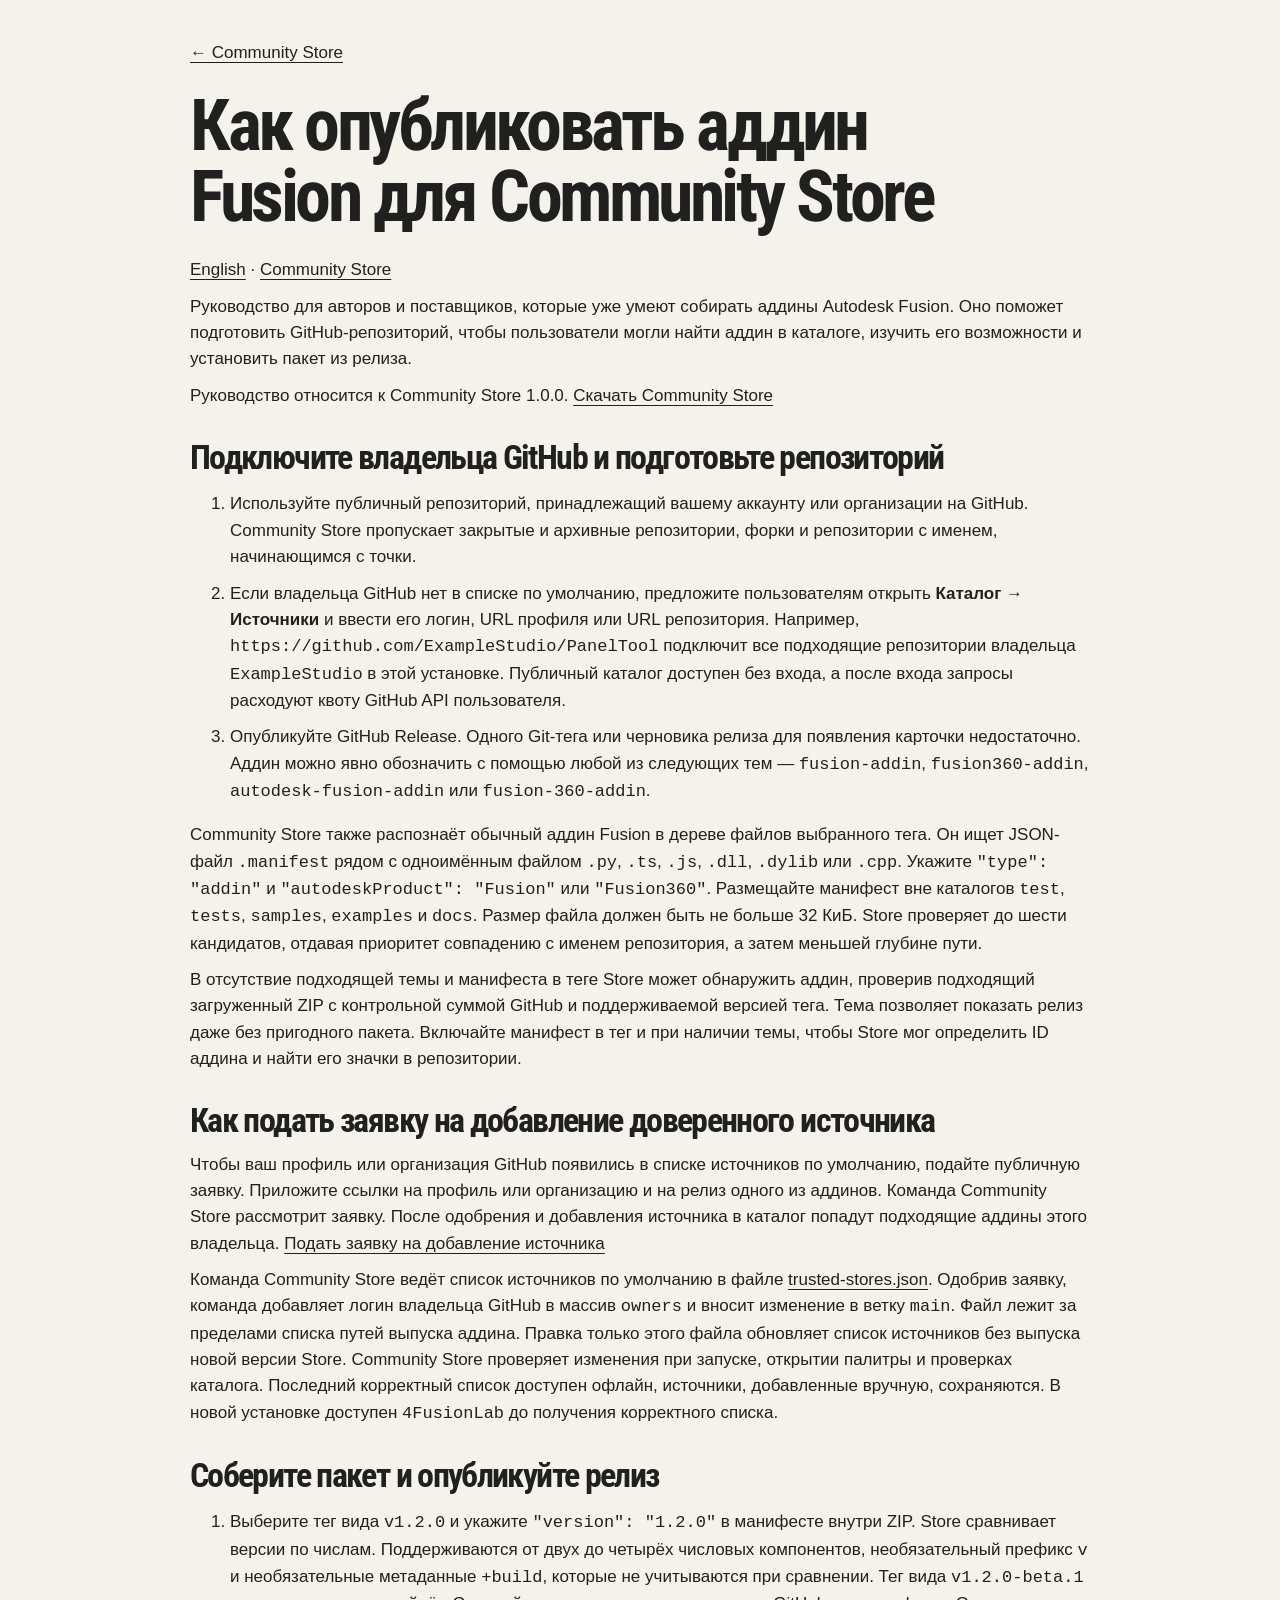
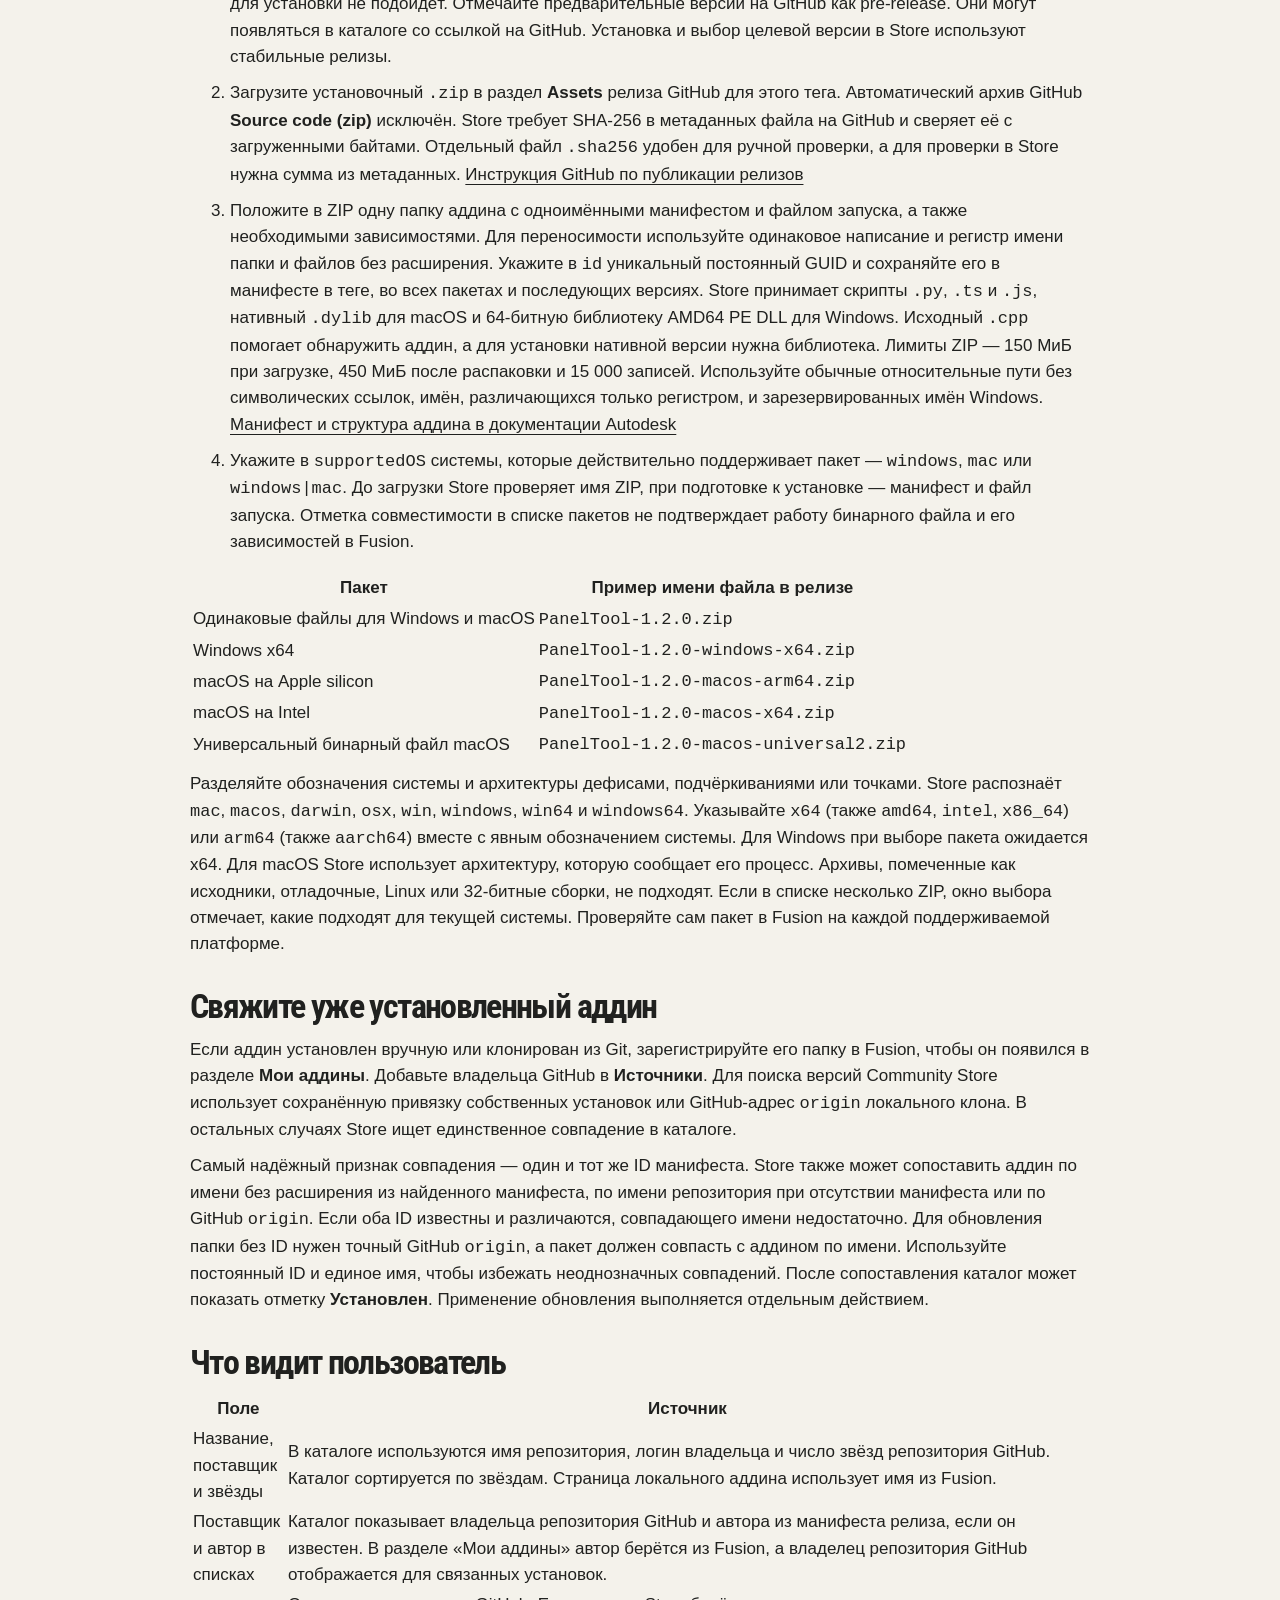
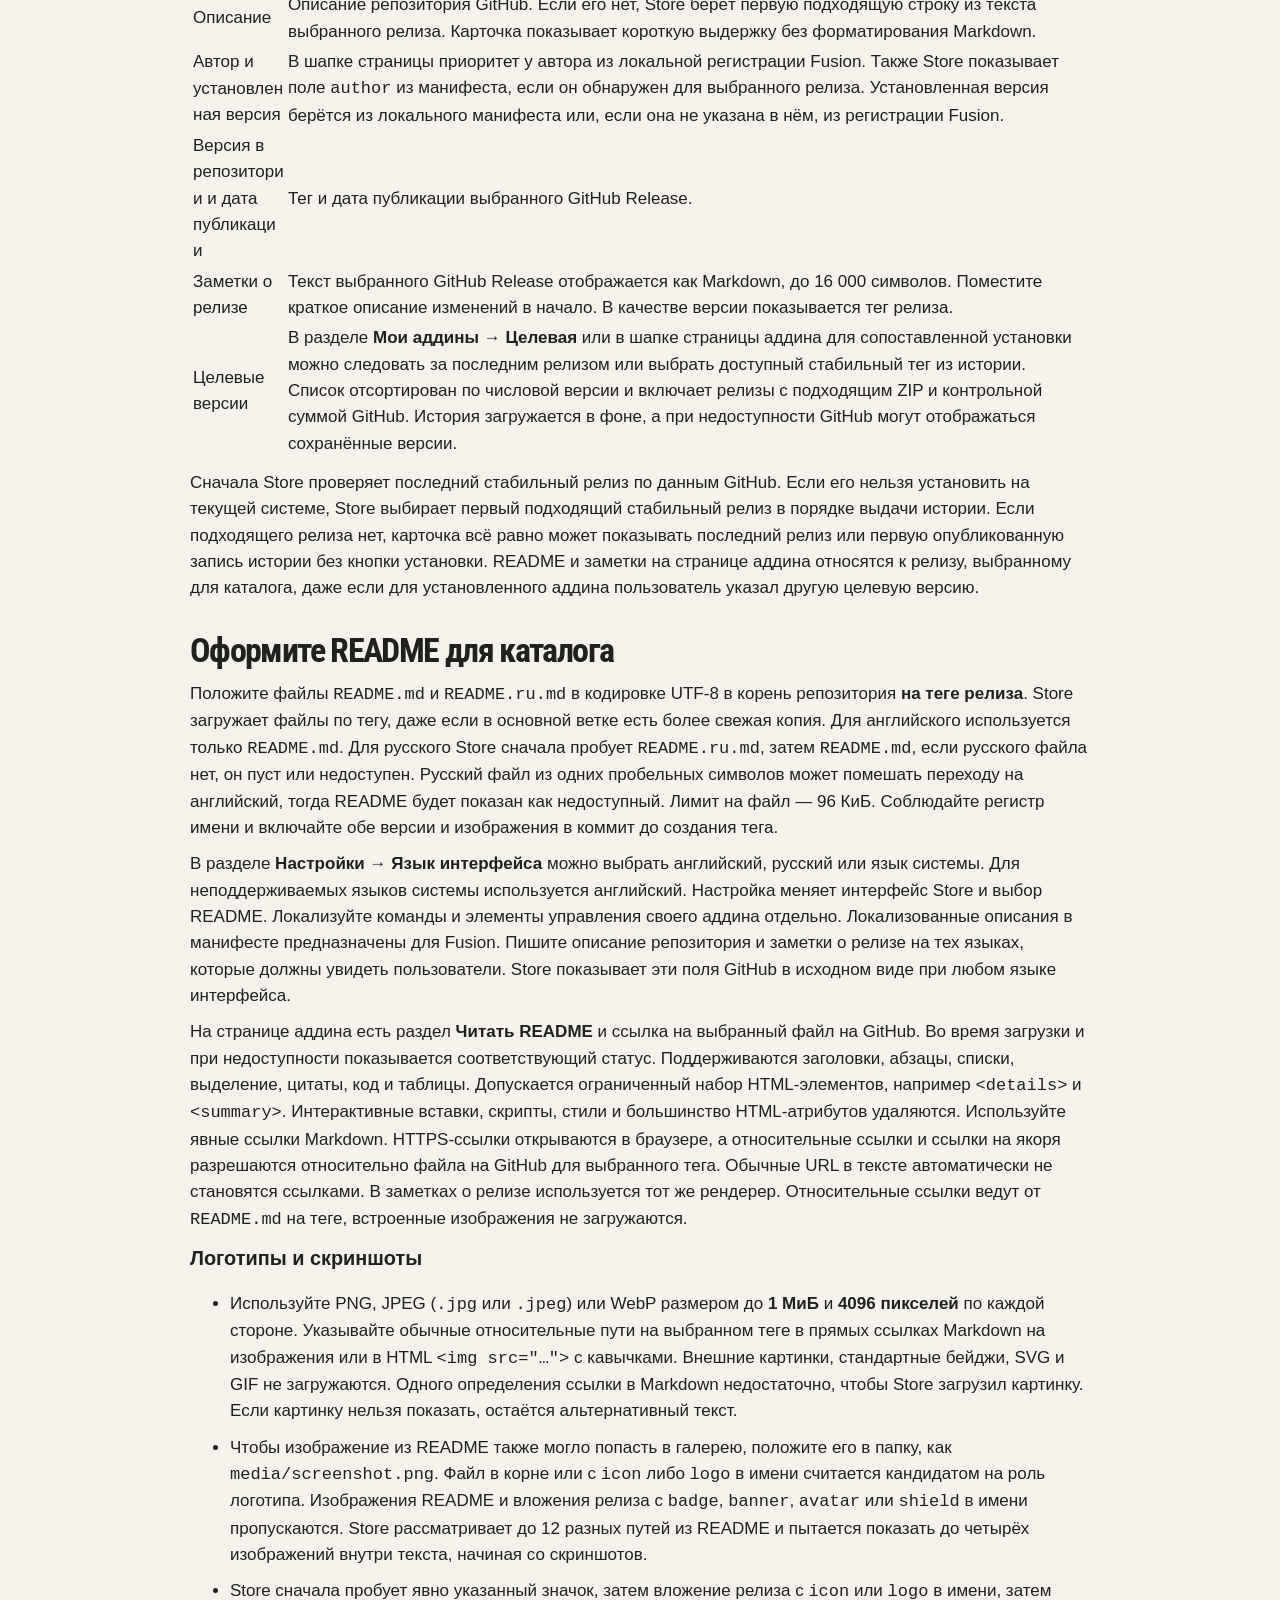
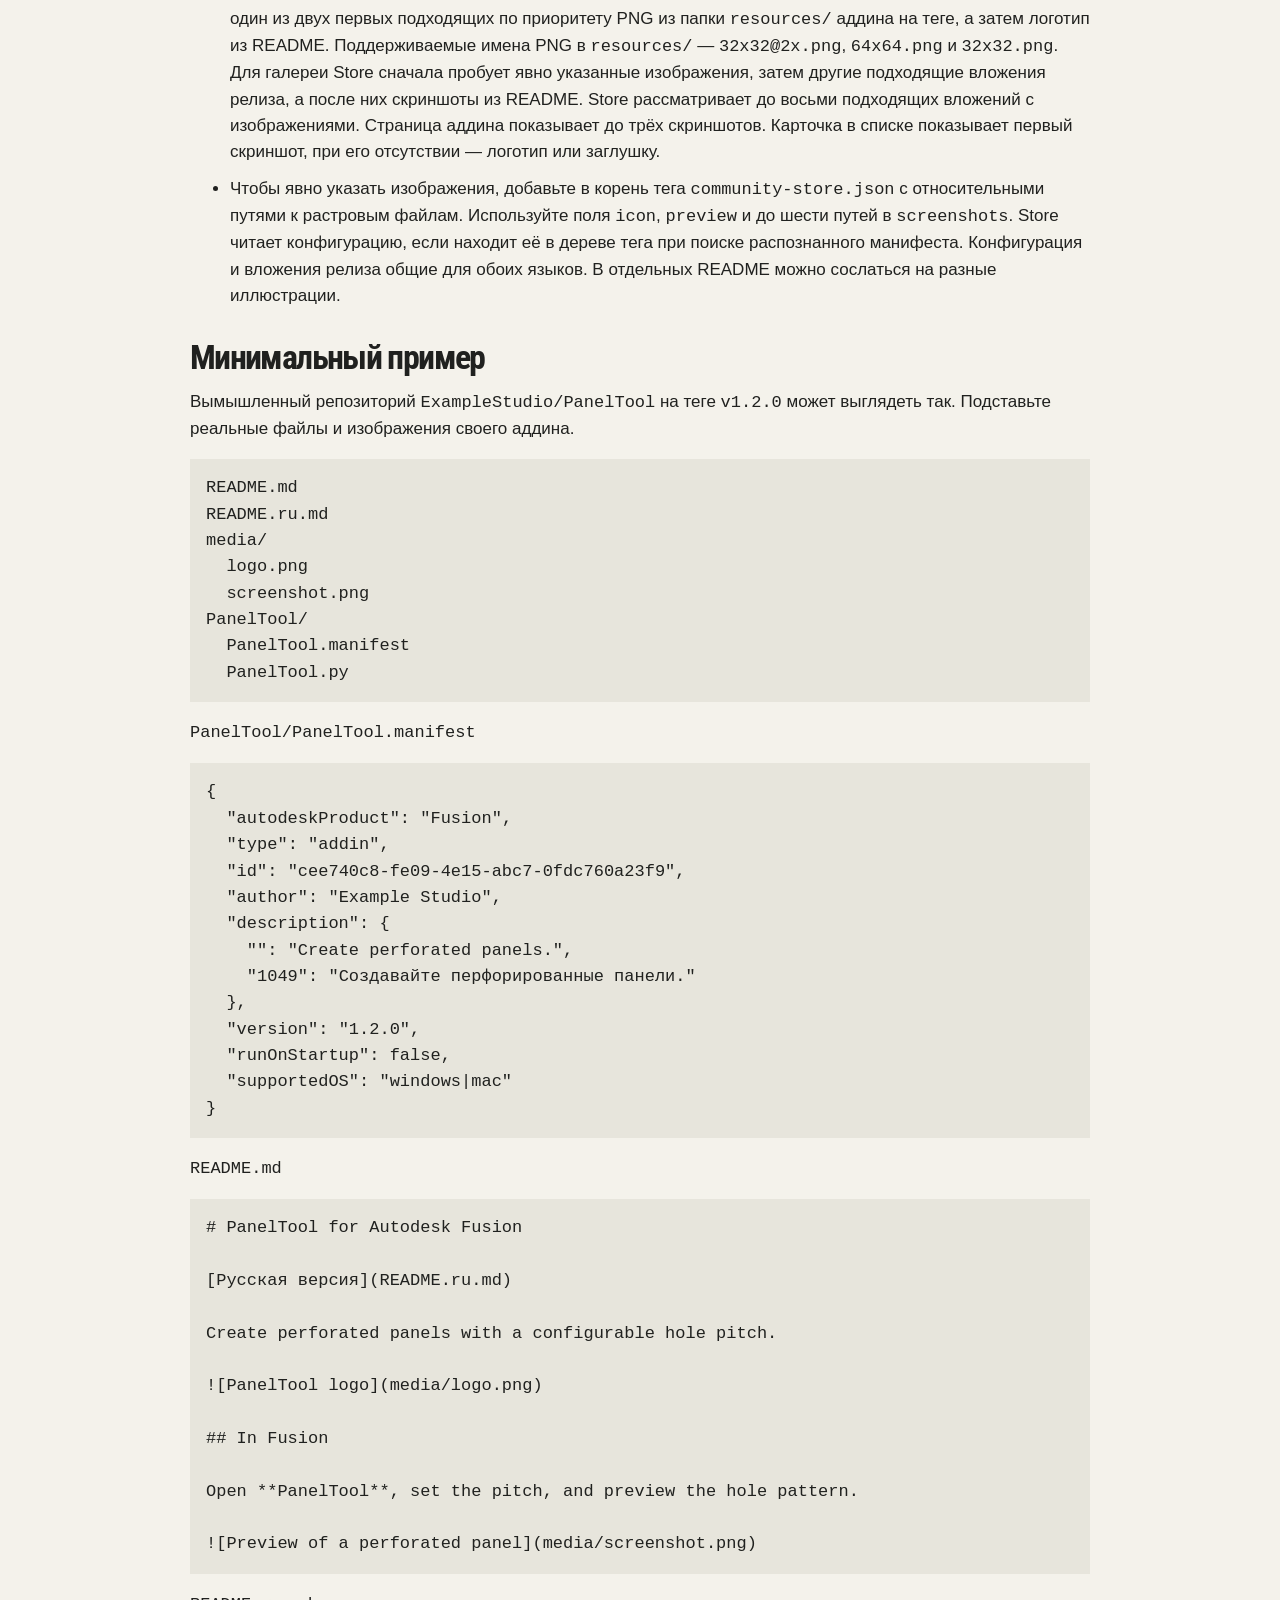
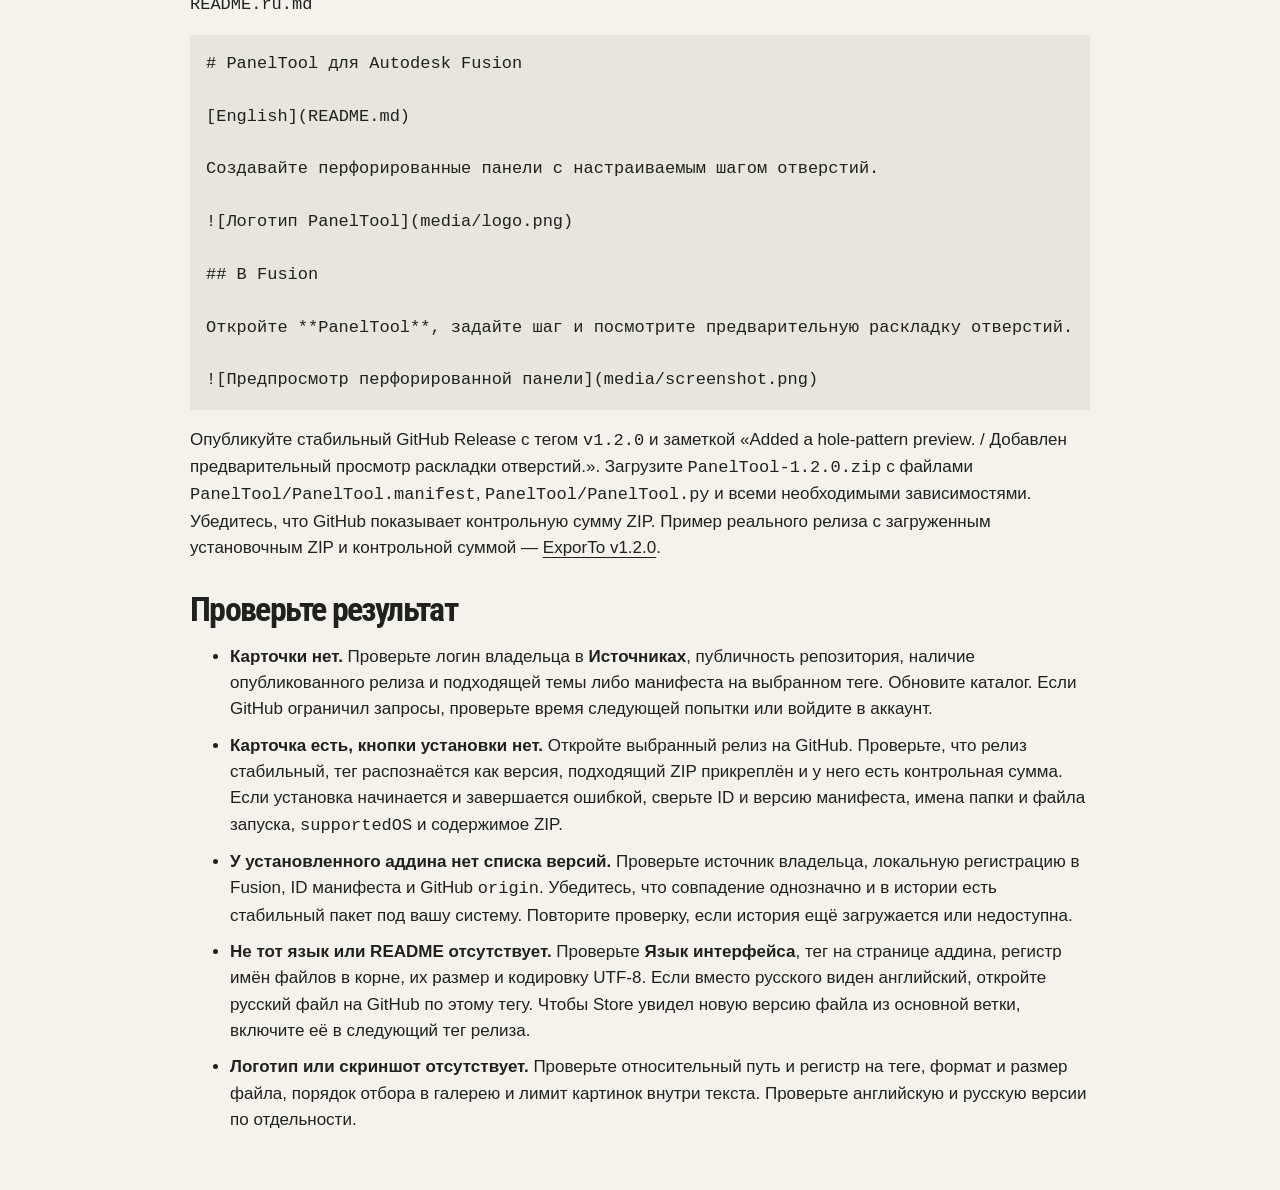
<file: docs/pages/ru/publisher.html>
<!doctype html>
<html lang="ru">
    <meta charset="utf-8" /><meta
        name="viewport"
        content="width=device-width,initial-scale=1"
    /><title>Руководство для авторов · Community Store</title
    ><link rel="stylesheet" href="../style.css" />
    <link
        rel="canonical"
        href="https://4fusionlab.github.io/CommunityStore/ru/publisher.html"
    /><link
        rel="alternate"
        hreflang="ru"
        href="https://4fusionlab.github.io/CommunityStore/ru/publisher.html"
    /><link
        rel="alternate"
        hreflang="en"
        href="https://4fusionlab.github.io/CommunityStore/publisher.html"
    />
    <main class="guide frame">
        <a href="./">← Community Store</a>
        <h1 id="как-опубликовать-аддин-fusion-для-community-store">
            Как опубликовать аддин Fusion для Community Store
        </h1>
        <p>
            <a href="../publisher.html">English</a> ·
            <a href="./">Community Store</a>
        </p>
        <p>
            Руководство для авторов и поставщиков, которые уже умеют собирать
            аддины Autodesk Fusion. Оно поможет подготовить GitHub-репозиторий,
            чтобы пользователи могли найти аддин в каталоге, изучить его
            возможности и установить пакет из релиза.
        </p>
        <p>
            Руководство относится к Community Store 1.0.0.
            <a href="https://github.com/4FusionLab/CommunityStore/releases/tag/v1.0.0">Скачать Community Store</a>
        </p>
        <h2 id="подключите-владельца-github-и-подготовьте-репозиторий">
            Подключите владельца GitHub и подготовьте репозиторий
        </h2>
        <ol type="1">
            <li>
                Используйте публичный репозиторий, принадлежащий вашему аккаунту
                или организации на GitHub. Community Store пропускает закрытые и
                архивные репозитории, форки и репозитории с именем, начинающимся
                с точки.
            </li>
            <li>
                Если владельца GitHub нет в списке по умолчанию, предложите
                пользователям открыть <strong>Каталог → Источники</strong> и
                ввести его логин, URL профиля или URL репозитория. Например,
                <code>https://github.com/ExampleStudio/PanelTool</code>
                подключит все подходящие репозитории владельца
                <code>ExampleStudio</code> в этой установке. Публичный каталог
                доступен без входа, а после входа запросы расходуют квоту GitHub
                API пользователя.
            </li>
            <li>
                Опубликуйте GitHub Release. Одного Git-тега или черновика релиза
                для появления карточки недостаточно. Аддин можно явно обозначить
                с помощью любой из следующих тем — <code>fusion-addin</code>,
                <code>fusion360-addin</code>,
                <code>autodesk-fusion-addin</code> или
                <code>fusion-360-addin</code>.
            </li>
        </ol>
        <p>
            Community Store также распознаёт обычный аддин Fusion в дереве
            файлов выбранного тега. Он ищет JSON-файл
            <code>.manifest</code> рядом с одноимённым файлом <code>.py</code>,
            <code>.ts</code>, <code>.js</code>, <code>.dll</code>,
            <code>.dylib</code> или <code>.cpp</code>. Укажите
            <code>"type": "addin"</code> и
            <code>"autodeskProduct": "Fusion"</code> или
            <code>"Fusion360"</code>. Размещайте манифест вне каталогов
            <code>test</code>, <code>tests</code>, <code>samples</code>,
            <code>examples</code> и <code>docs</code>. Размер файла должен быть
            не больше 32 КиБ. Store проверяет до шести кандидатов, отдавая
            приоритет совпадению с именем репозитория, а затем меньшей глубине
            пути.
        </p>
        <p>
            В отсутствие подходящей темы и манифеста в теге Store может
            обнаружить аддин, проверив подходящий загруженный ZIP с контрольной
            суммой GitHub и поддерживаемой версией тега. Тема позволяет показать
            релиз даже без пригодного пакета. Включайте манифест в тег и при
            наличии темы, чтобы Store мог определить ID аддина и найти его
            значки в репозитории.
        </p>
        <h2 id="как-подать-заявку-на-добавление-доверенного-источника">
            Как подать заявку на добавление доверенного источника
        </h2>
        <p>
            Чтобы ваш профиль или организация GitHub появились в списке
            источников по умолчанию, подайте публичную заявку. Приложите ссылки
            на профиль или организацию и на релиз одного из аддинов. Команда
            Community Store рассмотрит заявку. После одобрения и добавления
            источника в каталог попадут подходящие аддины этого владельца.
            <a
                href="https://github.com/4FusionLab/CommunityStore/issues/new?template=request-source-ru.yml"
                >Подать заявку на добавление источника</a
            >
        </p>
        <p>
            Команда Community Store ведёт список источников по умолчанию в файле
            <a
                href="https://github.com/4FusionLab/CommunityStore/blob/main/trusted-stores.json"
                >trusted-stores.json</a
            >. Одобрив заявку, команда добавляет логин владельца GitHub в массив
            <code>owners</code> и вносит изменение в ветку <code>main</code>.
            Файл лежит за пределами списка путей выпуска аддина. Правка только
            этого файла обновляет список источников без выпуска новой версии
            Store. Community Store проверяет изменения при запуске, открытии
            палитры и проверках каталога. Последний корректный список доступен
            офлайн, источники, добавленные вручную, сохраняются. В новой
            установке доступен <code>4FusionLab</code> до получения корректного
            списка.
        </p>
        <h2 id="соберите-пакет-и-опубликуйте-релиз">
            Соберите пакет и опубликуйте релиз
        </h2>
        <ol type="1">
            <li>
                Выберите тег вида <code>v1.2.0</code> и укажите
                <code>"version": "1.2.0"</code> в манифесте внутри ZIP. Store
                сравнивает версии по числам. Поддерживаются от двух до четырёх числовых
                компонентов, необязательный префикс <code>v</code> и
                необязательные метаданные <code>+build</code>, которые не
                учитываются при сравнении. Тег вида
                <code>v1.2.0-beta.1</code> для установки не подойдёт. Отмечайте
                предварительные версии на GitHub как pre-release. Они могут
                появляться в каталоге со ссылкой на GitHub. Установка и выбор
                целевой версии в Store используют стабильные релизы.
            </li>
            <li>
                Загрузите установочный <code>.zip</code> в раздел
                <strong>Assets</strong> релиза GitHub для этого тега.
                Автоматический архив GitHub
                <strong>Source code (zip)</strong> исключён. Store требует
                SHA-256 в метаданных файла на GitHub и сверяет её с загруженными
                байтами. Отдельный файл <code>.sha256</code> удобен для ручной
                проверки, а для проверки в Store нужна сумма из метаданных.
                <a
                    href="https://docs.github.com/en/repositories/releasing-projects-on-github/managing-releases-in-a-repository"
                    >Инструкция GitHub по публикации релизов</a
                >
            </li>
            <li>
                Положите в ZIP одну папку аддина с одноимёнными манифестом и
                файлом запуска, а также необходимыми зависимостями. Для
                переносимости используйте одинаковое написание и регистр имени
                папки и файлов без расширения. Укажите в
                <code>id</code> уникальный постоянный GUID и сохраняйте его в
                манифесте в теге, во всех пакетах и последующих версиях. Store
                принимает скрипты <code>.py</code>, <code>.ts</code> и
                <code>.js</code>, нативный <code>.dylib</code> для macOS и
                64-битную библиотеку AMD64 PE DLL для Windows. Исходный
                <code>.cpp</code> помогает обнаружить аддин, а для установки
                нативной версии нужна библиотека. Лимиты ZIP — 150 МиБ при
                загрузке, 450 МиБ после распаковки и 15 000 записей. Используйте
                обычные относительные пути без символических ссылок, имён,
                различающихся только регистром, и зарезервированных имён
                Windows.
                <a
                    href="https://help.autodesk.com/cloudhelp/ENU/Fusion-360-API/files/WritingDebugging_UM.htm"
                    >Манифест и структура аддина в документации Autodesk</a
                >
            </li>
            <li>
                Укажите в <code>supportedOS</code> системы, которые
                действительно поддерживает пакет — <code>windows</code>,
                <code>mac</code> или <code>windows|mac</code>. До загрузки Store
                проверяет имя ZIP, при подготовке к установке — манифест и файл
                запуска. Отметка совместимости в списке пакетов не подтверждает
                работу бинарного файла и его зависимостей в Fusion.
            </li>
        </ol>
        <table>
            <thead>
                <tr>
                    <th>Пакет</th>
                    <th>Пример имени файла в релизе</th>
                </tr>
            </thead>
            <tbody>
                <tr>
                    <td>Одинаковые файлы для Windows и macOS</td>
                    <td><code>PanelTool-1.2.0.zip</code></td>
                </tr>
                <tr>
                    <td>Windows x64</td>
                    <td><code>PanelTool-1.2.0-windows-x64.zip</code></td>
                </tr>
                <tr>
                    <td>macOS на Apple silicon</td>
                    <td><code>PanelTool-1.2.0-macos-arm64.zip</code></td>
                </tr>
                <tr>
                    <td>macOS на Intel</td>
                    <td><code>PanelTool-1.2.0-macos-x64.zip</code></td>
                </tr>
                <tr>
                    <td>Универсальный бинарный файл macOS</td>
                    <td><code>PanelTool-1.2.0-macos-universal2.zip</code></td>
                </tr>
            </tbody>
        </table>
        <p>
            Разделяйте обозначения системы и архитектуры дефисами,
            подчёркиваниями или точками. Store распознаёт <code>mac</code>,
            <code>macos</code>, <code>darwin</code>, <code>osx</code>,
            <code>win</code>, <code>windows</code>, <code>win64</code> и
            <code>windows64</code>. Указывайте <code>x64</code> (также
            <code>amd64</code>, <code>intel</code>, <code>x86_64</code>) или
            <code>arm64</code> (также <code>aarch64</code>) вместе с явным
            обозначением системы. Для Windows при выборе пакета ожидается x64.
            Для macOS Store использует архитектуру, которую сообщает его
            процесс. Архивы, помеченные как исходники, отладочные, Linux или
            32-битные сборки, не подходят. Если в списке несколько ZIP, окно
            выбора отмечает, какие подходят для текущей системы. Проверяйте сам
            пакет в Fusion на каждой поддерживаемой платформе.
        </p>
        <h2 id="свяжите-уже-установленный-аддин">
            Свяжите уже установленный аддин
        </h2>
        <p>
            Если аддин установлен вручную или клонирован из Git, зарегистрируйте
            его папку в Fusion, чтобы он появился в разделе
            <strong>Мои аддины</strong>. Добавьте владельца GitHub в
            <strong>Источники</strong>. Для поиска версий Community Store
            использует сохранённую привязку собственных установок или
            GitHub-адрес <code>origin</code> локального клона. В остальных
            случаях Store ищет единственное совпадение в каталоге.
        </p>
        <p>
            Самый надёжный признак совпадения — один и тот же ID манифеста.
            Store также может сопоставить аддин по имени без расширения из
            найденного манифеста, по имени репозитория при отсутствии манифеста
            или по GitHub <code>origin</code>. Если оба ID известны и
            различаются, совпадающего имени недостаточно. Для обновления папки
            без ID нужен точный GitHub <code>origin</code>, а пакет должен
            совпасть с аддином по имени. Используйте постоянный ID и единое имя,
            чтобы избежать неоднозначных совпадений. После сопоставления каталог
            может показать отметку <strong>Установлен</strong>. Применение
            обновления выполняется отдельным действием.
        </p>
        <h2 id="что-видит-пользователь">Что видит пользователь</h2>
        <table>
            <thead>
                <tr>
                    <th>Поле</th>
                    <th>Источник</th>
                </tr>
            </thead>
            <tbody>
                <tr>
                    <td>Название, поставщик и звёзды</td>
                    <td>
                        В каталоге используются имя репозитория, логин владельца
                        и число звёзд репозитория GitHub. Каталог сортируется по
                        звёздам. Страница локального аддина использует имя из
                        Fusion.
                    </td>
                </tr>
                <tr>
                    <td>Поставщик и автор в списках</td>
                    <td>
                        Каталог показывает владельца репозитория GitHub и автора
                        из манифеста релиза, если он известен. В разделе «Мои
                        аддины» автор берётся из Fusion, а владелец репозитория
                        GitHub отображается для связанных установок.
                    </td>
                </tr>
                <tr>
                    <td>Описание</td>
                    <td>
                        Описание репозитория GitHub. Если его нет, Store берёт
                        первую подходящую строку из текста выбранного релиза.
                        Карточка показывает короткую выдержку без форматирования
                        Markdown.
                    </td>
                </tr>
                <tr>
                    <td>Автор и установленная версия</td>
                    <td>
                        В шапке страницы приоритет у автора из локальной
                        регистрации Fusion. Также Store показывает поле
                        <code>author</code> из манифеста, если он обнаружен для
                        выбранного релиза. Установленная версия берётся из
                        локального манифеста или, если она не указана в нём, из
                        регистрации Fusion.
                    </td>
                </tr>
                <tr>
                    <td>Версия в репозитории и дата публикации</td>
                    <td>Тег и дата публикации выбранного GitHub Release.</td>
                </tr>
                <tr>
                    <td>Заметки о релизе</td>
                    <td>
                        Текст выбранного GitHub Release отображается как
                        Markdown, до 16 000 символов. Поместите краткое описание
                        изменений в начало. В качестве версии показывается тег
                        релиза.
                    </td>
                </tr>
                <tr>
                    <td>Целевые версии</td>
                    <td>
                        В разделе <strong>Мои аддины → Целевая</strong> или в
                        шапке страницы аддина для сопоставленной установки можно
                        следовать за последним релизом или выбрать доступный
                        стабильный тег из истории. Список отсортирован по
                        числовой версии и включает релизы с подходящим ZIP и
                        контрольной суммой GitHub. История загружается в фоне, а
                        при недоступности GitHub могут отображаться сохранённые
                        версии.
                    </td>
                </tr>
            </tbody>
        </table>
        <p>
            Сначала Store проверяет последний стабильный релиз по данным GitHub.
            Если его нельзя установить на текущей системе, Store выбирает первый
            подходящий стабильный релиз в порядке выдачи истории. Если
            подходящего релиза нет, карточка всё равно может показывать
            последний релиз или первую опубликованную запись истории без кнопки
            установки. README и заметки на странице аддина относятся к релизу,
            выбранному для каталога, даже если для установленного аддина
            пользователь указал другую целевую версию.
        </p>
        <h2 id="оформите-readme-для-каталога">Оформите README для каталога</h2>
        <p>
            Положите файлы <code>README.md</code> и <code>README.ru.md</code> в
            кодировке UTF-8 в корень репозитория
            <strong>на теге релиза</strong>. Store загружает файлы по тегу, даже
            если в основной ветке есть более свежая копия. Для английского
            используется только <code>README.md</code>. Для русского Store
            сначала пробует <code>README.ru.md</code>, затем
            <code>README.md</code>, если русского файла нет, он пуст или
            недоступен. Русский файл из одних пробельных символов может помешать
            переходу на английский, тогда README будет показан как недоступный.
            Лимит на файл — 96 КиБ. Соблюдайте регистр имени и включайте обе
            версии и изображения в коммит до создания тега.
        </p>
        <p>
            В разделе <strong>Настройки → Язык интерфейса</strong> можно выбрать
            английский, русский или язык системы. Для неподдерживаемых языков
            системы используется английский. Настройка меняет интерфейс Store и
            выбор README. Локализуйте команды и элементы управления своего
            аддина отдельно. Локализованные описания в манифесте предназначены
            для Fusion. Пишите описание репозитория и заметки о релизе на тех
            языках, которые должны увидеть пользователи. Store показывает эти
            поля GitHub в исходном виде при любом языке интерфейса.
        </p>
        <p>
            На странице аддина есть раздел <strong>Читать README</strong> и
            ссылка на выбранный файл на GitHub. Во время загрузки и при
            недоступности показывается соответствующий статус. Поддерживаются
            заголовки, абзацы, списки, выделение, цитаты, код и таблицы.
            Допускается ограниченный набор HTML-элементов, например
            <code>&lt;details&gt;</code> и <code>&lt;summary&gt;</code>.
            Интерактивные вставки, скрипты, стили и большинство HTML-атрибутов
            удаляются. Используйте явные ссылки Markdown. HTTPS-ссылки
            открываются в браузере, а относительные ссылки и ссылки на якоря
            разрешаются относительно файла на GitHub для выбранного тега.
            Обычные URL в тексте автоматически не становятся ссылками. В
            заметках о релизе используется тот же рендерер. Относительные ссылки
            ведут от <code>README.md</code> на теге, встроенные изображения не
            загружаются.
        </p>
        <h3 id="логотипы-и-скриншоты">Логотипы и скриншоты</h3>
        <ul>
            <li>
                Используйте PNG, JPEG (<code>.jpg</code> или <code>.jpeg</code>)
                или WebP размером до <strong>1 МиБ</strong> и
                <strong>4096 пикселей</strong>
                по каждой стороне. Указывайте обычные относительные пути на
                выбранном теге в прямых ссылках Markdown на изображения или в
                HTML
                <code>&lt;img src="…"&gt;</code> с кавычками. Внешние картинки,
                стандартные бейджи, SVG и GIF не загружаются. Одного определения
                ссылки в Markdown недостаточно, чтобы Store загрузил картинку.
                Если картинку нельзя показать, остаётся альтернативный текст.
            </li>
            <li>
                Чтобы изображение из README также могло попасть в галерею,
                положите его в папку, как <code>media/screenshot.png</code>.
                Файл в корне или с <code>icon</code> либо <code>logo</code> в
                имени считается кандидатом на роль логотипа. Изображения README
                и вложения релиза с <code>badge</code>, <code>banner</code>,
                <code>avatar</code> или <code>shield</code> в имени
                пропускаются. Store рассматривает до 12 разных путей из README и
                пытается показать до четырёх изображений внутри текста, начиная
                со скриншотов.
            </li>
            <li>
                Store сначала пробует явно указанный значок, затем вложение
                релиза с <code>icon</code> или <code>logo</code> в имени, затем
                один из двух первых подходящих по приоритету PNG из папки
                <code>resources/</code>
                аддина на теге, а затем логотип из README. Поддерживаемые имена
                PNG в
                <code>resources/</code> — <code>32x32@2x.png</code>,
                <code>64x64.png</code> и <code>32x32.png</code>. Для галереи
                Store сначала пробует явно указанные изображения, затем другие
                подходящие вложения релиза, а после них скриншоты из README.
                Store рассматривает до восьми подходящих вложений с
                изображениями. Страница аддина показывает до трёх скриншотов.
                Карточка в списке показывает первый скриншот, при его отсутствии
                — логотип или заглушку.
            </li>
            <li>
                Чтобы явно указать изображения, добавьте в корень тега
                <code>community-store.json</code> с относительными путями к
                растровым файлам. Используйте поля <code>icon</code>,
                <code>preview</code> и до шести путей в
                <code>screenshots</code>. Store читает конфигурацию, если
                находит её в дереве тега при поиске распознанного манифеста.
                Конфигурация и вложения релиза общие для обоих языков. В
                отдельных README можно сослаться на разные иллюстрации.
            </li>
        </ul>
        <h2 id="минимальный-пример">Минимальный пример</h2>
        <p>
            Вымышленный репозиторий <code>ExampleStudio/PanelTool</code> на теге
            <code>v1.2.0</code> может выглядеть так. Подставьте реальные файлы и
            изображения своего аддина.
        </p>
        <pre class="text"><code>README.md
README.ru.md
media/
  logo.png
  screenshot.png
PanelTool/
  PanelTool.manifest
  PanelTool.py</code></pre>
        <p><code>PanelTool/PanelTool.manifest</code></p>
        <div class="sourceCode" id="cb2">
            <pre
                class="sourceCode json"
            ><code class="sourceCode json"><span id="cb2-1"><a href="#cb2-1" aria-hidden="true" tabindex="-1"></a><span class="fu">{</span></span>
<span id="cb2-2"><a href="#cb2-2" aria-hidden="true" tabindex="-1"></a>  <span class="dt">&quot;autodeskProduct&quot;</span><span class="fu">:</span> <span class="st">&quot;Fusion&quot;</span><span class="fu">,</span></span>
<span id="cb2-3"><a href="#cb2-3" aria-hidden="true" tabindex="-1"></a>  <span class="dt">&quot;type&quot;</span><span class="fu">:</span> <span class="st">&quot;addin&quot;</span><span class="fu">,</span></span>
<span id="cb2-4"><a href="#cb2-4" aria-hidden="true" tabindex="-1"></a>  <span class="dt">&quot;id&quot;</span><span class="fu">:</span> <span class="st">&quot;cee740c8-fe09-4e15-abc7-0fdc760a23f9&quot;</span><span class="fu">,</span></span>
<span id="cb2-5"><a href="#cb2-5" aria-hidden="true" tabindex="-1"></a>  <span class="dt">&quot;author&quot;</span><span class="fu">:</span> <span class="st">&quot;Example Studio&quot;</span><span class="fu">,</span></span>
<span id="cb2-6"><a href="#cb2-6" aria-hidden="true" tabindex="-1"></a>  <span class="dt">&quot;description&quot;</span><span class="fu">:</span> <span class="fu">{</span></span>
<span id="cb2-7"><a href="#cb2-7" aria-hidden="true" tabindex="-1"></a>    <span class="dt">&quot;&quot;</span><span class="fu">:</span> <span class="st">&quot;Create perforated panels.&quot;</span><span class="fu">,</span></span>
<span id="cb2-8"><a href="#cb2-8" aria-hidden="true" tabindex="-1"></a>    <span class="dt">&quot;1049&quot;</span><span class="fu">:</span> <span class="st">&quot;Создавайте перфорированные панели.&quot;</span></span>
<span id="cb2-9"><a href="#cb2-9" aria-hidden="true" tabindex="-1"></a>  <span class="fu">},</span></span>
<span id="cb2-10"><a href="#cb2-10" aria-hidden="true" tabindex="-1"></a>  <span class="dt">&quot;version&quot;</span><span class="fu">:</span> <span class="st">&quot;1.2.0&quot;</span><span class="fu">,</span></span>
<span id="cb2-11"><a href="#cb2-11" aria-hidden="true" tabindex="-1"></a>  <span class="dt">&quot;runOnStartup&quot;</span><span class="fu">:</span> <span class="kw">false</span><span class="fu">,</span></span>
<span id="cb2-12"><a href="#cb2-12" aria-hidden="true" tabindex="-1"></a>  <span class="dt">&quot;supportedOS&quot;</span><span class="fu">:</span> <span class="st">&quot;windows|mac&quot;</span></span>
<span id="cb2-13"><a href="#cb2-13" aria-hidden="true" tabindex="-1"></a><span class="fu">}</span></span></code></pre>
        </div>
        <p><code>README.md</code></p>
        <div class="sourceCode" id="cb3">
            <pre
                class="sourceCode markdown"
            ><code class="sourceCode markdown"><span id="cb3-1"><a href="#cb3-1" aria-hidden="true" tabindex="-1"></a><span class="fu"># PanelTool for Autodesk Fusion</span></span>
<span id="cb3-2"><a href="#cb3-2" aria-hidden="true" tabindex="-1"></a></span>
<span id="cb3-3"><a href="#cb3-3" aria-hidden="true" tabindex="-1"></a><span class="co">[</span><span class="ot">Русская версия</span><span class="co">](README.ru.md)</span></span>
<span id="cb3-4"><a href="#cb3-4" aria-hidden="true" tabindex="-1"></a></span>
<span id="cb3-5"><a href="#cb3-5" aria-hidden="true" tabindex="-1"></a>Create perforated panels with a configurable hole pitch.</span>
<span id="cb3-6"><a href="#cb3-6" aria-hidden="true" tabindex="-1"></a></span>
<span id="cb3-7"><a href="#cb3-7" aria-hidden="true" tabindex="-1"></a><span class="al">![PanelTool logo](media/logo.png)</span></span>
<span id="cb3-8"><a href="#cb3-8" aria-hidden="true" tabindex="-1"></a></span>
<span id="cb3-9"><a href="#cb3-9" aria-hidden="true" tabindex="-1"></a><span class="fu">## In Fusion</span></span>
<span id="cb3-10"><a href="#cb3-10" aria-hidden="true" tabindex="-1"></a></span>
<span id="cb3-11"><a href="#cb3-11" aria-hidden="true" tabindex="-1"></a>Open **PanelTool**, set the pitch, and preview the hole pattern.</span>
<span id="cb3-12"><a href="#cb3-12" aria-hidden="true" tabindex="-1"></a></span>
<span id="cb3-13"><a href="#cb3-13" aria-hidden="true" tabindex="-1"></a><span class="al">![Preview of a perforated panel](media/screenshot.png)</span></span></code></pre>
        </div>
        <p><code>README.ru.md</code></p>
        <div class="sourceCode" id="cb4">
            <pre
                class="sourceCode markdown"
            ><code class="sourceCode markdown"><span id="cb4-1"><a href="#cb4-1" aria-hidden="true" tabindex="-1"></a><span class="fu"># PanelTool для Autodesk Fusion</span></span>
<span id="cb4-2"><a href="#cb4-2" aria-hidden="true" tabindex="-1"></a></span>
<span id="cb4-3"><a href="#cb4-3" aria-hidden="true" tabindex="-1"></a><span class="co">[</span><span class="ot">English</span><span class="co">](README.md)</span></span>
<span id="cb4-4"><a href="#cb4-4" aria-hidden="true" tabindex="-1"></a></span>
<span id="cb4-5"><a href="#cb4-5" aria-hidden="true" tabindex="-1"></a>Создавайте перфорированные панели с настраиваемым шагом отверстий.</span>
<span id="cb4-6"><a href="#cb4-6" aria-hidden="true" tabindex="-1"></a></span>
<span id="cb4-7"><a href="#cb4-7" aria-hidden="true" tabindex="-1"></a><span class="al">![Логотип PanelTool](media/logo.png)</span></span>
<span id="cb4-8"><a href="#cb4-8" aria-hidden="true" tabindex="-1"></a></span>
<span id="cb4-9"><a href="#cb4-9" aria-hidden="true" tabindex="-1"></a><span class="fu">## В Fusion</span></span>
<span id="cb4-10"><a href="#cb4-10" aria-hidden="true" tabindex="-1"></a></span>
<span id="cb4-11"><a href="#cb4-11" aria-hidden="true" tabindex="-1"></a>Откройте **PanelTool**, задайте шаг и посмотрите предварительную раскладку отверстий.</span>
<span id="cb4-12"><a href="#cb4-12" aria-hidden="true" tabindex="-1"></a></span>
<span id="cb4-13"><a href="#cb4-13" aria-hidden="true" tabindex="-1"></a><span class="al">![Предпросмотр перфорированной панели](media/screenshot.png)</span></span></code></pre>
        </div>
        <p>
            Опубликуйте стабильный GitHub Release с тегом <code>v1.2.0</code> и
            заметкой «Added a hole-pattern preview. / Добавлен предварительный
            просмотр раскладки отверстий.». Загрузите
            <code>PanelTool-1.2.0.zip</code> с файлами
            <code>PanelTool/PanelTool.manifest</code>,
            <code>PanelTool/PanelTool.py</code> и всеми необходимыми
            зависимостями. Убедитесь, что GitHub показывает контрольную сумму
            ZIP. Пример реального релиза с загруженным установочным ZIP и
            контрольной суммой —
            <a href="https://github.com/4FusionLab/ExporTo/releases/tag/v1.2.0"
                >ExporTo v1.2.0</a
            >.
        </p>
        <h2 id="проверьте-результат">Проверьте результат</h2>
        <ul>
            <li>
                <strong>Карточки нет.</strong> Проверьте логин владельца в
                <strong>Источниках</strong>, публичность репозитория, наличие
                опубликованного релиза и подходящей темы либо манифеста на
                выбранном теге. Обновите каталог. Если GitHub ограничил запросы,
                проверьте время следующей попытки или войдите в аккаунт.
            </li>
            <li>
                <strong>Карточка есть, кнопки установки нет.</strong> Откройте
                выбранный релиз на GitHub. Проверьте, что релиз стабильный, тег
                распознаётся как версия, подходящий ZIP прикреплён и у него есть
                контрольная сумма. Если установка начинается и завершается
                ошибкой, сверьте ID и версию манифеста, имена папки и файла
                запуска, <code>supportedOS</code> и содержимое ZIP.
            </li>
            <li>
                <strong>У установленного аддина нет списка версий.</strong>
                Проверьте источник владельца, локальную регистрацию в Fusion, ID
                манифеста и GitHub <code>origin</code>. Убедитесь, что
                совпадение однозначно и в истории есть стабильный пакет под вашу
                систему. Повторите проверку, если история ещё загружается или
                недоступна.
            </li>
            <li>
                <strong>Не тот язык или README отсутствует.</strong> Проверьте
                <strong>Язык интерфейса</strong>, тег на странице аддина,
                регистр имён файлов в корне, их размер и кодировку UTF-8. Если
                вместо русского виден английский, откройте русский файл на
                GitHub по этому тегу. Чтобы Store увидел новую версию файла из
                основной ветки, включите её в следующий тег релиза.
            </li>
            <li>
                <strong>Логотип или скриншот отсутствует.</strong> Проверьте
                относительный путь и регистр на теге, формат и размер файла,
                порядок отбора в галерею и лимит картинок внутри текста.
                Проверьте английскую и русскую версии по отдельности.
            </li>
        </ul>
    </main>
</html>
</file>
<file: CommunityStore/ui/store.css>
:root {
  color-scheme: light;
  --background:#f4f5f7; --panel:#fff; --input:#fff; --hover:#eef1f5;
  --line:#c9cfd8; --soft-line:#dde2e9; --control-line:#798493;
  --ink:#19222e; --secondary:#394755; --muted:#526170;
  --nav-track:#e7eaf0; --nav-active:#fff; --nav-border:#c9cfd8;
  --run-off:#6e7a8a; --run-on:#238052; --run-knob:#fff;
  --accent:#205cbd; --accent-ink:#fff; --accent-soft:#e6efff; --accent-hover:#184c9f;
  --positive:#246446; --danger:#a02d36; --danger-soft:#fbecef; --art:#edf1f7;
  --outline:var(--accent);
  --control-radius:7px; --panel-radius:12px;
  --surface:var(--background); --sheet:var(--panel); --release:var(--accent);
  font:13px/1.45 -apple-system,BlinkMacSystemFont,"Segoe UI",system-ui,sans-serif;
  font-variant-numeric:tabular-nums;
}
@media (prefers-color-scheme:dark) {
  :root {
    color-scheme: dark;
    --background:#20242b; --panel:#252a33; --input:#1c2027; --hover:#303743;
    --line:#505a68; --soft-line:#3c4552; --control-line:#8894a4;
    --ink:#f2f4f8; --secondary:#c7cfdb; --muted:#aeb9c9;
    --nav-track:#191d24; --nav-active:#303844; --nav-border:#566272;
    --run-off:#788595; --run-on:#88d4aa; --run-knob:#18232c;
    --accent:#9dc2ff; --accent-ink:#172844; --accent-soft:#2a3c59; --accent-hover:#b6d2ff;
    --positive:#a1dfba; --danger:#ffa7ad; --danger-soft:#49313b; --art:#1d232c;
  }
}
* { box-sizing: border-box; }
html, body {overflow:hidden}
[hidden] { display: none !important; }
body { margin: 0; min-width: 0; height: 100vh; height: 100dvh; display: flex; flex-direction: column; background: var(--sheet); color: var(--ink); }
body[data-loading] > header, body[data-loading] main > :not(#startup-status),
body[data-loading] .palette-bottom > :not(#notice) {visibility:hidden}
body[data-loading] #notice {visibility:visible}
#startup-status {position:absolute;inset:0;display:grid;place-items:center;text-align:center}
button, select, input { font: inherit; color: inherit; }
input::placeholder {color:var(--muted);opacity:1}
input[type="checkbox"], input[type="radio"] { accent-color: var(--accent); margin: 0; width: 16px; height: 16px; cursor: pointer; }
:disabled, #check[aria-disabled="true"] { cursor: default !important; opacity: .6; }
:focus-visible { outline: 2px solid var(--outline); outline-offset: 2px; }
#batch-title:focus, #detail-title:focus, #guide-title:focus, #report-title:focus, #confirm-title:focus {outline:none}
button, select, input:not([type="checkbox"]):not([type="radio"]) {
  min-height: 32px; border: 1px solid var(--line); border-radius: var(--control-radius); background: var(--panel); padding: 4px 9px;
}
button { font-weight: 500; cursor: pointer; }
button:not(:disabled):not([aria-disabled="true"]):hover { background: var(--hover); }
button.primary { background: var(--accent); color: var(--accent-ink); border-color: var(--accent); }
button.primary:not(:disabled):hover { filter: brightness(.92); background: var(--accent); }
button.link { border-color: transparent; background: transparent; color: var(--muted); }
h1, h2, p { margin: 0; overflow-wrap:anywhere; }
h1 { font-size: 17px; line-height: 1.24; font-weight: 680; letter-spacing: -.015em; }
h2 { font-size: 14px; font-weight: 600; }
#tabs {
  display:grid;
  grid-template-columns:repeat(3,minmax(0,1fr));
  gap:2px;
  margin:8px 12px;
  padding:2px;
  border:1px solid var(--soft-line);
  border-radius:9px;
  background:var(--nav-track);
}
#tabs button {
  display:flex;
  align-items:center;
  justify-content:center;
  gap:7px;
  min-width:0;
  min-height:29px;
  padding:0 6px;
  border:1px solid transparent;
  border-radius:6px;
  background:none;
  color:var(--secondary);
  overflow-wrap:anywhere;
  font-weight:550;
}
#tabs button:hover {background:var(--hover);color:var(--ink)}
#tabs button[aria-pressed="true"] {
  background:var(--nav-active);
  border-color:var(--nav-border);
  color:var(--accent);
  font-weight:650;
}
#tabs button:focus-visible {outline-offset:0}
#tabs .icon {opacity:.8}
.toolbar {display:flex;align-items:center;gap:8px;padding:8px 12px}
#tabs + .toolbar {padding-top:0}
body > header {position:relative;z-index:5;background:var(--surface);border-bottom:1px solid var(--line)}
#toolbar {justify-content:flex-start;flex-wrap:wrap}
#check {flex:none}
::selection {color:var(--accent-ink);background:var(--accent)}
.control {display:inline-flex;align-items:center;justify-content:center;gap:6px;text-align:center;overflow-wrap:anywhere}
.inline {display:inline-flex;align-items:center;gap:6px;padding:4px 6px;color:var(--secondary);font-size:12px;min-height:32px;border-radius:var(--control-radius);cursor:pointer}
.inline:hover {background:var(--hover)}
.inline:has(:checked) {color:var(--accent);background:var(--accent-soft)}
.search {min-width:84px;flex:1;display:flex;align-items:center;gap:8px;padding:0 8px;border:1px solid var(--control-line);border-radius:var(--control-radius);background:var(--input);color:var(--muted)}
.search:focus-within {outline:2px solid var(--outline);outline-offset:1px}
.search input[type=search] {min-height:30px;min-width:0;width:100%;padding:0;border:0;outline:none;background:none;color:var(--ink)}
.icon {display:inline-block;width:15px;height:15px;flex:0 0 15px;background:currentColor;mask-position:center;mask-size:contain;mask-repeat:no-repeat;vertical-align:middle}
.search-icon {mask-image:url("assets/search.svg")}
.refresh-cw {mask-image:url("assets/refresh-cw.svg")}
.chevron-right {mask-image:url("assets/chevron-right.svg")}
.arrow-left {mask-image:url("assets/arrow-left.svg")}
.boxes {mask-image:url("assets/boxes.svg")}
.image {mask-image:url("assets/image.svg")}
.star {mask-image:url("assets/star.svg")}
.external {mask-image:url("assets/external-link.svg")}
.trash-2 {mask-image:url("assets/trash-2.svg")}
.package {mask-image:url("assets/package.svg")}
.sliders {mask-image:url("assets/sliders-horizontal.svg")}
.narrow,.tiny {display:none}
main { flex: 1; min-height: 0; overflow: auto;scroll-padding-top:34px; }
main:has(#installed:not([hidden])) {scrollbar-gutter:stable}
#store-guide {
  max-width: 596px; margin: 10px auto 4px; width: calc(100% - 24px); padding: 12px;
  border: 1px solid var(--line); border-radius: var(--panel-radius); background: var(--surface);
}
.guide-heading {display:flex;align-items:center;justify-content:space-between;gap:8px}
#guide-skip {flex:none;padding-inline:4px}
#guide-progress {margin-inline-end:auto;color:var(--muted);font-size:12px}
#guide-copy {margin-top:6px;color:var(--secondary)}
#guide-account-note {margin-top:6px;color:var(--secondary)}
.guide-actions {display:flex;flex-wrap:wrap;align-items:center;justify-content:flex-end;gap:6px;margin-top:10px}
#guide-replay {padding-inline:4px;margin-top:6px}
#installed {padding:0 12px 12px}
#installed > .addin-actions {flex-wrap:wrap;justify-content:space-between;gap:8px;padding-inline:0}
.update-actions {display:flex;flex-wrap:wrap;gap:inherit;min-width:0}
.addin-actions button {max-width:100%;overflow-wrap:anywhere}
#update-selected:not(:disabled) {background:var(--accent);border-color:var(--accent);color:var(--accent-ink)}
#update-selected:not(:disabled):hover {background:var(--accent-hover)}
#removal-archive {margin-bottom:8px;padding:0 8px;border:1px solid var(--soft-line);border-radius:var(--control-radius)}
#removal-archive summary {min-height:32px;padding-block:6px;color:var(--secondary);cursor:pointer}
#archive-help {margin-bottom:8px;color:var(--secondary);font-size:12px}
#open-removal-archive {margin-bottom:8px}
.palette-bottom {position:relative;z-index:2;flex:none;display:flex;flex-direction:column;max-height:50vh}
#download-dock {
  max-height:42vh;overflow:auto;
  border-top:1px solid var(--line);background:var(--panel);
}
#operation-progress {padding:8px 12px 10px}
#batch-results {overflow-wrap:anywhere}
#operation-progress:not([hidden]) + #batch-results {border-top:1px solid var(--soft-line)}
#batch-results > summary {
  display:flex;align-items:center;gap:8px;cursor:pointer;list-style:none;
  min-height:32px;padding:5px 12px;font-weight:550;
}
#batch-results > summary::-webkit-details-marker {display:none}
#batch-results > summary:hover {background:var(--hover)}
#batch-results > summary:focus-visible {outline-offset:-3px}
#batch-results > summary > .icon {margin-inline-start:auto;height:13px}
#batch-results[open] > summary > .icon {transform:rotate(90deg)}
#batch-result-count {flex:none;white-space:nowrap;font-weight:450;color:var(--muted)}
#batch-result-count[data-has-errors], #batch-result-list .failed {color:var(--danger)}
#batch-result-list {list-style:none;margin:0;padding:0 12px 6px;max-height:112px;overflow:auto}
#batch-result-list:focus-visible {outline-offset:-3px}
#batch-result-list li {padding-block:5px;border-top:1px solid var(--soft-line)}
#batch-result-list .meta {margin:1px 0 0}
#batch-preview .dialog-actions {margin-top:8px}
#batch-summary {margin-top:5px;color:var(--muted)}
.operation + .operation {margin-top:8px}
.operation-heading {font-weight:650;overflow-wrap:anywhere}
.operation-status {display:flex;justify-content:space-between;flex-wrap:wrap;gap:4px 12px;color:var(--muted)}
.operation-size {white-space:nowrap}
.operation-meter {
  display:block;appearance:none;-webkit-appearance:none;width:100%;height:4px;
  margin-top:8px;border:0;border-radius:4px;overflow:hidden;background:var(--line);accent-color:var(--accent);
}
.operation-meter::-webkit-progress-bar {background:var(--line);border-radius:inherit}
.operation-meter::-webkit-progress-value {background:var(--accent);border-radius:inherit}
.operation-meter::-moz-progress-bar {background:var(--accent);border-radius:inherit}
.operation-meter:indeterminate {position:relative}
.operation-meter:indeterminate::-webkit-progress-value {display:none}
.operation-meter:indeterminate::after {
  content:"";position:absolute;inset-block:0;inset-inline-start:0;width:28%;border-radius:inherit;background:var(--accent)
}
#batch-rows { list-style:none;padding:0; margin: 12px 0; max-height: 50vh; overflow: auto; }
#batch-rows li {padding:8px 2px;border-bottom:1px solid var(--soft-line);overflow-wrap:anywhere}
#batch-rows label {display:block;margin-top:5px;color:var(--secondary)}
#batch-rows .meta { white-space: normal; }
#batch-rows select {max-width:100%;border-color:var(--control-line)}
#palette-status {max-height:22vh;overflow:auto;border-top:1px solid var(--line);background:var(--surface)}
#check-status, #store-update-notice {padding:6px 12px;color:var(--secondary);font-size:12px}
#check-status:not([hidden]) + #store-update-notice {border-top:1px solid var(--soft-line)}
#notice {
  position:absolute;z-index:1;bottom:calc(100% + 6px);
  inset-inline:8px;margin-inline:auto;max-width:448px;
  display:flex;align-items:flex-start;justify-content:space-between;gap:8px;
  max-height:50vh;overflow:auto;padding:6px 8px 6px 12px;
  border:1px solid var(--line);border-radius:var(--panel-radius);
  background:var(--panel);color:var(--ink);box-shadow:0 4px 16px #0003;
}
#notice-message {min-width:0;overflow-wrap:anywhere}
#notice-dismiss {flex:none;display:grid;place-items:center;width:24px;min-height:24px;padding:0;border:0;background:transparent;color:inherit;font-size:17px;line-height:1}
#notice-dismiss:hover {background:var(--hover)}
table {width:100%;border-collapse:separate;border-spacing:0}
.installed-table {table-layout:fixed}
.installed-table thead {position:sticky;top:0;z-index:1;background:var(--surface)}
.installed-table th, .installed-table td {padding:5px 4px;text-align:center;border-bottom:1px solid var(--soft-line)}
.installed-table thead th {font-size:11px;line-height:1.2;font-weight:650;color:var(--secondary);height:32px;vertical-align:middle;border-block-start:1px solid var(--soft-line)}
.installed-table :is(.source-cell,.author-cell) {display:none;text-align:start;overflow-wrap:anywhere}
.installed-credits {display:flex;flex-wrap:wrap;gap:1px 8px;margin-top:1px;color:var(--muted);font-size:12px;font-weight:450}
@media (min-width:860px) {
  .installed-table :is(.source-cell,.author-cell) {display:table-cell;width:clamp(112px,14vw,152px)}
  .installed-table :is(td.source-cell,td.author-cell) {color:var(--secondary)}
  .installed-credits {display:none}
}
.source-owner {display:block;margin-top:2px;font-size:11px;color:var(--muted)}
.installed-table thead .selection-cell {width:32px}
.installed-table thead .actions-cell {width:38px}
.installed-table .identity-cell {text-align:start}
.installed-table :is(.current-cell,.target-cell) {text-align:start}
.installed-table thead .current-cell {width:106px}
.installed-table thead .target-cell {width:104px}
.installed-table thead .running-cell {width:60px}
.installed-table thead .startup-cell {width:81px}
.installed-table tbody tr:nth-child(even) {background:var(--surface)}
.installed-table tbody tr:hover {background:var(--hover)}
.installed-table tbody tr.selected {background:var(--accent-soft)}
.installed-table .identity-cell, .installed-table .current-cell, .installed-table .target-cell {overflow-wrap:anywhere}
.installed-table input {vertical-align:middle;flex:none}
.toggle-target {display:flex;align-items:center;justify-content:center;min-height:28px;cursor:pointer}
.installed-identity {display:flex;align-items:center;gap:8px;min-height:32px}
.identity-copy {min-width:0}
.row-warning {display:block;margin-top:2px;color:var(--danger);font-size:11px;font-weight:500}
.control-hint {
  position:fixed;z-index:4;display:grid;gap:4px;
  width:max-content;max-width:min(268px,calc(100vw - 16px));padding:8px 12px;
  border:1px solid var(--line);border-radius:var(--panel-radius);
  background:var(--panel);color:var(--ink);box-shadow:0 4px 12px #0002;
  font-size:12px;line-height:1.35;font-weight:400;text-align:start;overflow-wrap:anywhere;
}
.name {display:block;max-width:100%;min-height:28px;padding:0;border:0;border-radius:3px;background:none;text-align:start;font-weight:650;overflow-wrap:anywhere;line-height:1.3}
.name:not(:disabled):hover {background:none;text-decoration:underline;text-underline-offset:2px}
.meta,.byline {display:block;margin-top:2px;color:var(--muted);font-size:12px;font-weight:450;overflow-wrap:anywhere}
.version {font-size:12px;line-height:1.4;overflow-wrap:anywhere}
.current-versions {display:flex;flex-wrap:wrap;align-items:center;gap:3px 5px;min-height:28px}
.current-versions > .version {display:flex;align-items:center;min-height:24px;font-weight:650}
.version-update {display:block;max-width:100%;min-height:28px;padding:1px 5px;border:0;color:var(--accent);background:var(--accent-soft);font:inherit;font-size:12px;text-align:start;overflow-wrap:anywhere}
.version-update[data-downgrade] {color:var(--danger);background:var(--danger-soft)}
.new-release {display:block;margin-top:3px;color:var(--accent);font-size:11.5px}
.target-control {max-width:100%;min-height:28px;padding:2px 4px;text-align:start;font-size:12px}
.compact-caption {display:none}
.row-menu-trigger {font-size:19px;line-height:1;width:28px;min-height:28px;padding:0;background:transparent;border-color:transparent}
.row-menu-trigger[aria-expanded="true"] {background:var(--hover);border-color:var(--line)}
.row-menu {position:fixed;z-index:6;width:max-content;min-width:min(154px,calc(100vw - 16px));max-width:calc(100vw - 16px);max-height:calc(100vh - 16px);max-height:calc(100dvh - 16px);overflow:auto;overscroll-behavior:contain;scrollbar-width:thin;padding:4px;border:1px solid var(--control-line);border-radius:8px;background:var(--panel);box-shadow:0 4px 12px #0002}
.row-menu button {display:block;width:100%;padding:5px 10px;border:0;background:none;text-align:start;overflow-wrap:anywhere}
.row-menu:where(:not(.detail-menu)) .compact-action {display:none}
.row-menu button:focus-visible {outline-offset:-2px;background:var(--hover)}
.row-menu button.destructive, button.primary.destructive {color:var(--danger)}
button.primary.destructive {background:var(--panel);border-color:var(--danger)}
button.primary.destructive:not(:disabled):hover {background:var(--hover);filter:none}
.available {color:var(--release)}
.empty {padding:24px 8px;color:var(--secondary)}
.empty > p {max-width:42ch}
.empty > button {margin-top:10px}
#batch-rows:focus-visible {outline-offset:-2px}
.batch-item-title {display:flex;flex-wrap:wrap;align-items:baseline;gap:2px 8px}
.batch-item-title .version {color:var(--secondary)}
.batch-item-status {color:var(--muted);font-size:11px}
.batch-item-status.downgrade {color:var(--danger)}
#catalog {display:grid;grid-template-columns:repeat(auto-fill,minmax(min(100%,300px),1fr));gap:8px;padding:12px;max-width:1240px;margin-inline:auto}
#catalog > .empty {grid-column:1/-1}
.market-row {min-width:0;display:grid}
.market-card {display:grid;grid-template-columns:76px minmax(0,1fr) 13px;align-items:center;gap:10px;width:100%;padding:8px 10px;min-height:92px;overflow:hidden;text-align:left;background:var(--panel);border-color:var(--line);border-radius:var(--panel-radius)}
.market-card > .chevron-right {color:var(--muted)}
.market-card:focus-visible {outline-offset:-3px}
.image-slot {position:relative;display:grid;place-items:center;background:var(--art);color:var(--muted);overflow:hidden}
.image-slot.store-mark {background:transparent}
.image-slot img {position:absolute;inset:0;width:100%;height:100%;object-fit:contain}
.addin-icon {width:26px;height:26px;border-radius:5px;flex:0 0 26px}
.source-avatar {width:32px;height:32px;border-radius:6px;flex:0 0 32px}
.market-art {aspect-ratio:4/3;border-radius:7px}
.market-art.icon-art img {width:38px;height:38px;inset:50% auto auto 50%;transform:translate(-50%,-50%);object-fit:contain}
.card-copy {display:block;min-width:0}
.card-title,.card-meta,.stars,.detail-byline {display:flex;align-items:center;gap:6px}
.card-title {justify-content:space-between;align-items:baseline;flex-wrap:wrap;font-size:15px;line-height:1.25;gap:3px 8px}
.card-title strong {font-weight:630;overflow-wrap:anywhere}
.card-description {
  display:-webkit-box;-webkit-box-orient:vertical;-webkit-line-clamp:2;overflow:hidden;
  margin-top:3px;color:var(--secondary);font-size:13px;font-weight:400;overflow-wrap:anywhere;
}
.card-meta {flex-wrap:wrap;column-gap:8px;row-gap:2px;margin-top:4px;color:var(--muted);font-size:12px;font-weight:450;overflow-wrap:anywhere}
.card-meta .version {white-space:normal}
.card-meta :is(.installed-label,.available) {font-weight:650}
.stars {color:var(--secondary);font-size:11px;white-space:nowrap}
.stars .icon {width:13px;height:13px;flex-basis:13px}
.installed-label {color:var(--positive)}
.run-toggle {-webkit-appearance:none;appearance:none;position:relative;width:30px !important;height:17px !important;border:1px solid transparent;border-radius:12px;background:var(--run-off)}
.run-toggle::before {content:"";position:absolute;top:2px;left:2px;width:11px;height:11px;border-radius:50%;background:var(--run-knob)}
.run-toggle:checked {background:var(--run-on)}
.run-toggle:checked::before {transform:translateX(13px)}
.run-toggle:indeterminate::before {transform:translateX(6px)}
#detail {max-width:880px;margin-inline:auto;padding:0 16px 24px}
.detail-header {
  position:sticky;top:0;z-index:2;margin-inline:-16px;padding:6px 16px 10px;
  background:var(--surface);border-bottom:1px solid var(--soft-line)
}
main:has(#detail:not([hidden])) {scroll-padding-top:145px}
.back,.external-link {display:inline-flex;align-items:center;gap:6px}
.detail-navigation {display:flex;flex-wrap:wrap;align-items:center;justify-content:space-between;gap:4px 8px;margin-bottom:5px}
.back {min-height:29px;border:0;padding:2px 5px;color:var(--secondary);background:transparent}
.detail-star {padding:2px 6px;border:1px solid var(--line);border-radius:var(--control-radius);font-size:12px;font-weight:550}
.detail-heading {display:flex;flex-wrap:wrap;align-items:center;gap:8px 16px}
.detail-hero {display:grid;grid-template-columns:36px minmax(0,1fr);align-items:center;gap:8px;flex:1 1 144px;min-width:0}
.detail-hero .addin-icon {width:36px;height:36px;border-radius:7px}
.detail-hero h1 {font-size:19px;line-height:1.25}
.detail-byline {color:var(--muted);flex-wrap:wrap}
.detail-byline .version {overflow:hidden;text-overflow:ellipsis;white-space:nowrap}
.detail-actions,.detail-links {display:flex;flex-wrap:wrap;gap:7px}
.detail-author {overflow-wrap:anywhere}
.detail-actions {align-items:center;justify-content:flex-end;gap:5px;max-width:100%;margin-inline-start:auto}
.detail-actions:empty {display:none}
.detail-actions button {max-width:100%;overflow-wrap:anywhere}
.detail-target {display:inline-flex;align-items:center;gap:5px;min-width:0}
.detail-target > span:first-child {font-size:11px;color:var(--secondary)}
.detail-installation {flex:0 1 100%;min-width:0;max-width:100%}
.install-disclosure {margin-top:8px;color:var(--secondary);font-size:12px}
.detail-section {margin-top:14px}
.detail-section:empty,.detail-links:empty,.facts:empty {display:none}
.detail-section h2 {margin:0 0 6px}
.detail-section p,.markdown {color:var(--secondary);max-width:70ch}
.detail-section details {margin-top:6px}
.detail-section summary {cursor:pointer;color:var(--accent);font-weight:600;min-height:28px;padding-block:4px}
.detail-section .detail-note {margin-top:8px;color:var(--muted)}
.detail-documentation {
  min-height:56px;margin-top:10px;padding:8px 10px;border:1px solid var(--soft-line);
  border-radius:var(--control-radius);background:var(--surface)
}
.detail-documentation > details {margin:0}
.detail-documentation > .external-link {min-height:28px;font-size:12px}
.readme-skeleton {display:grid;gap:4px;margin-top:4px}
.readme-skeleton span {width:min(82%,360px);height:5px;border-radius:3px;background:var(--line)}
.readme-skeleton span + span {width:min(57%,245px)}
.screenshots {display:grid;grid-template-columns:repeat(2,minmax(0,1fr));gap:8px}
.screenshots button {padding:0;overflow:hidden;background:var(--art);aspect-ratio:16/9}
.screenshots img {display:block;width:100%;height:100%;object-fit:contain}
.facts {display:flex;flex-wrap:wrap;gap:6px 22px;margin:14px 0 0;padding:9px 0;border-block:1px solid var(--soft-line)}
.facts dt {font-size:11px;color:var(--muted)}
.facts dd {margin:2px 0 0;font-variant-numeric:tabular-nums;overflow-wrap:anywhere}
.detail-links {margin-top:14px;padding-top:10px;border-top:1px solid var(--soft-line)}
.external-link {min-height:28px;color:var(--accent);text-decoration:none}
.external-link:hover {text-decoration:underline}
.detail-star:hover {background:var(--hover);text-decoration:none}
#gallery-dialog {
  width:calc(100% - 24px);height:calc(100% - 24px);max-width:none;max-height:none;
  padding:clamp(8px, 2vw, 16px);overflow:hidden
}
#gallery-dialog[open] {display:grid;grid-template-rows:auto minmax(0,1fr);gap:8px}
.gallery-heading {display:flex;align-items:center;justify-content:space-between;gap:8px}
#gallery-title {min-width:0;overflow:hidden;text-overflow:ellipsis;white-space:nowrap}
#gallery-image {display:block;width:100%;height:100%;object-fit:contain;background:var(--art);border-radius:6px}
.markdown {overflow-wrap:anywhere}
.markdown a {color:var(--accent)}
.markdown > * {margin-block:6px}
.markdown h1,.markdown h2,.markdown h3 {color:var(--ink);font-size:14px}
.markdown strong {color:var(--ink)}
.markdown ul,.markdown ol {padding-left:22px}
.markdown li + li {margin-top:4px}
.markdown code,.markdown pre {background:var(--hover);border-radius:3px}
.markdown code {padding-inline:2px}
.markdown pre {padding:8px;overflow:auto}
.markdown blockquote {padding-left:8px;border-left:2px solid var(--line);margin-left:0}
.markdown-table {max-width:100%;overflow:auto}
.markdown table {table-layout:auto}
.markdown th,.markdown td {height:auto;width:auto;padding:6px;text-align:start;vertical-align:top;border:1px solid var(--soft-line)}
.markdown th {background:var(--surface)}
.markdown-image {display:block;max-width:100%;height:auto;margin-block:4px;border-radius:4px}
.markdown-image + br {display:none}

.setting-row, footer { display: flex; align-items: center; justify-content: space-between; gap: 12px; }
#settings {display:grid;gap:10px;padding:12px 16px;max-width:620px;margin-inline:auto}
.github-settings {grid-column:1/-1}
.settings-column {min-width:0;display:grid;gap:10px}
@media (min-width:680px) {
  #settings {grid-template-columns:repeat(2,minmax(0,1fr));column-gap:12px;align-items:start;max-width:900px}
}
.settings-section {min-width:0;padding:10px 12px;border:1px solid var(--soft-line);border-radius:var(--panel-radius);background:var(--surface)}
.settings-section > h2 {margin-bottom:6px}
.settings-section > :last-child {margin-bottom:0}
.settings-section p {color:var(--secondary)}
.settings-section > p + button {margin-top:8px}
.settings-links {display:flex;flex-wrap:wrap;gap:4px 16px}
#github-status {font-size:12px}
#github-status:empty {display:none}
#store-update-disabled:not([hidden]) {margin-top:6px}
.github-account {display:flex;align-items:center;justify-content:flex-start;gap:8px;margin-top:8px}
.github-account > #github-sign-out {flex:none;margin-inline-start:auto}
.github-avatar {width:36px;height:36px;border-radius:50%;font-size:15px;font-weight:650}
.github-avatar img {object-fit:cover}
.github-identity {min-width:0;display:grid;overflow-wrap:anywhere}
.github-identity strong {font-weight:650}
.github-identity strong:not([hidden]) + span {color:var(--muted);font-size:12px}
#github-error {color:var(--danger);margin-top:6px}
#github-device {display:flex;flex-wrap:wrap;align-items:center;gap:6px 10px;margin-top:8px}
#github-code {user-select:all;-webkit-user-select:all;font-size:1.05em;padding:4px 8px;background:var(--surface);border:1px solid var(--line);border-radius:5px}
.setting-actions {display:flex;column-gap:8px;flex-wrap:wrap}
.setting-actions > button {margin-top:8px}
.setting-row {min-height:38px}
.setting-row span {overflow-wrap:anywhere}
.setting-row select {max-width:55%;background:var(--panel);border-color:var(--control-line)}
.release-check-fields {display:grid;gap:5px}
.release-check-fields label {display:flex;justify-content:space-between;align-items:center;gap:8px;min-height:30px}
.release-check-fields label span {overflow-wrap:anywhere}
.release-check-fields select {max-width:100%;background:var(--panel);border-color:var(--control-line)}
@media (min-width:620px) {
  .release-check-fields {grid-template-columns:repeat(2,minmax(0,1fr));gap:12px}
  .release-check-fields label {display:grid;grid-template-rows:auto 32px;justify-content:stretch;justify-items:start}
}
#source-dialog[open] {display:flex;flex-direction:column}
#source-dialog form {flex:none}
.source-heading {display:flex;align-items:center;justify-content:space-between;gap:8px}
.source-list {list-style:none;padding:0;margin:0 0 8px;min-height:0;overflow:auto;overscroll-behavior:contain;scrollbar-width:thin}
.source-list :focus-visible {outline-offset:-1px}
.source-list li {
  display:grid;grid-template-columns:32px minmax(0,1fr) auto;align-items:center;
  gap:8px;min-height:48px;padding-block:7px;border-bottom:1px solid var(--soft-line);
}
.source-identity {min-width:0;overflow-wrap:anywhere}
.source-identity .external-link {font-weight:600}
.source-identity .source-error {color:var(--danger)}
.source-actions {display:grid;justify-items:end;gap:4px}
.source-list button {white-space:nowrap}
#add-owner {display:grid;grid-template-columns:minmax(0,1fr) auto;gap:5px 8px;margin-top:8px}
#add-owner label {grid-column:1/-1;color:var(--secondary)}
#add-owner input {width:100%;min-width:0}
#source-help {margin:4px 0 10px}
#source-notice {margin:8px 0;color:var(--danger);overflow-wrap:anywhere;max-height:4em;overflow:auto}
#source-url[aria-invalid="true"] {border-color:var(--danger)}
footer {flex:none;flex-wrap:wrap;gap:4px 12px;padding:7px 12px;background:var(--surface);border-top:1px solid var(--line);color:var(--muted);font-size:12px;min-height:32px}
dialog { width: min(448px, calc(100% - 24px)); border: 1px solid var(--line); border-radius:12px; background: var(--sheet); color: var(--ink); padding: 16px;box-shadow:0 8px 24px #0003; max-height:calc(100% - 24px);overflow:auto; }
dialog::backdrop { background: #151b2260; }
dialog p, fieldset { margin-top: 8px; color: var(--muted); }
#report-title {overflow-wrap:anywhere}
#report-dialog[open], #confirm[open], #confirm-form {display:flex;flex-direction:column}
#confirm-form {min-height:0}
:is(#report-dialog,#confirm) .dialog-actions {flex:none}
:is(.report-copy,.confirm-copy) {min-height:0;overflow:auto;overscroll-behavior:contain;scrollbar-width:thin}
:is(.report-copy,.confirm-copy):focus-visible {outline-offset:-2px}
fieldset { border: 1px solid var(--line); padding: 8px; }
fieldset label { display: flex; align-items: center; gap: 8px; min-height: 28px; overflow-wrap: anywhere; }
fieldset input {flex:none}
fieldset label.unavailable { color: var(--muted); }
.dialog-actions { display: flex;flex-wrap:wrap; justify-content: flex-end; gap: 8px; margin-top: 16px; }
.sr-only { position: absolute; width: 1px; height: 1px; overflow: hidden; clip-path: inset(50%); white-space: nowrap; }
@media (max-width: 570px) {
  main {scroll-padding-top:6px}
  #installed > .addin-actions {justify-content:flex-start}
  #update-selected:not([data-has-selection]) {display:none}
  #toolbar:has(#update-filter:not([hidden])) .search {flex-basis:100%}
  #toolbar:has(#update-filter:not([hidden])) #check {margin-inline-start:auto}
  #toolbar:has(#sources:not([hidden])) #check:not([data-checking]) {width:32px;padding-inline:0}
  #toolbar:has(#sources:not([hidden])) #check:not([data-checking]) span {display:none}
  .installed-table, .installed-table tbody {display:block}
  .installed-table thead {position:absolute;width:1px;height:1px;overflow:hidden;clip-path:inset(50%)}
  .installed-table tbody tr {display:grid;grid-template-columns:22px minmax(90px,1fr) minmax(96px,1fr) repeat(2,minmax(0,1fr)) 32px;gap:5px 6px;align-items:start;padding:8px 3px;border-bottom:1px solid var(--soft-line)}
  .installed-table tbody :is(th,td) {width:auto;min-width:0;padding:0;border:0;text-align:start}
  .installed-table .selection-cell {grid-column:1;grid-row:1;align-self:center;text-align:center}
  .installed-table .identity-cell {grid-column:2/-2;grid-row:1}
  .installed-table .actions-cell {grid-column:-2;grid-row:1;align-self:center;text-align:end}
  .installed-table .current-cell {grid-column:2;grid-row:2}
  .installed-table .target-cell {grid-column:3;grid-row:2}
  .installed-table .running-cell {grid-column:4;grid-row:2}
  .installed-table .startup-cell {grid-column:5/-1;grid-row:2}
  .compact-caption {display:block;font-size:11px;color:var(--secondary);overflow-wrap:anywhere;line-height:14px;margin-bottom:4px}
  .installed-table :is(.running-cell,.startup-cell) .toggle-target {
    display:grid;grid-template-rows:auto 24px;justify-items:start;justify-content:start;row-gap:4px;
  }
  .installed-table .toggle-target > .compact-caption {margin:0}
  .installed-table :is(.current-versions,.current-versions > .version,.target-control) {min-height:28px}
  .installed-table .target-cell > .version {display:flex;align-items:center;min-height:28px}
}
@media (max-width: 410px) {
  #store-guide {width:calc(100% - 16px);margin-top:8px;padding:10px}
  .guide-actions {margin-top:8px}
  #tabs {margin-inline:8px}
  #tabs .icon {width:14px;height:14px;flex-basis:14px}
  #tabs button {padding-inline:3px;font-size:12px}
  #installed > .addin-actions {gap:6px}
  .addin-actions button {padding-inline:6px;font-size:12px}
  .toolbar, footer {padding-inline:8px}
  #installed, #catalog, #settings {padding-inline:8px}
  .installed-table tbody tr {grid-template-columns:20px repeat(2,minmax(0,1fr)) 28px;row-gap:5px}
  .installed-table .target-cell {grid-column:3/-1}
  .installed-table .running-cell {grid-column:2;grid-row:3}
  .installed-table .startup-cell {grid-column:3/-1;grid-row:3}
  .installed-table :is(.running-cell,.startup-cell) .toggle-target {display:flex;align-items:center;gap:6px}
  .market-card {grid-template-columns:60px minmax(0,1fr) 12px;gap:8px;padding:8px}
  #check-label {display:none}
  #check .narrow {display:inline}
  .detail-heading {gap:8px 10px}
  .detail-header {padding-bottom:8px}
  .source-list li {grid-template-columns:32px minmax(0,1fr);gap:2px 8px}
  .source-actions {grid-column:2;display:flex;justify-content:flex-end;flex-wrap:wrap;gap:4px}
  .source-actions button {min-height:28px;white-space:normal}
}
@media (max-height: 360px) {
  #source-dialog {padding:12px}
}
@media (max-width: 340px) {
  .detail-star .external {display:none}
}
@media (max-width: 300px) {
  #tabs button[data-tab="installed"] > span:not(.tiny) {display:none}
  #tabs .tiny {display:inline-block}
  #tabs .icon {display:none}
  #toolbar {gap:5px;padding-bottom:6px}
  #toolbar .search {min-width:84px}
  #installed > .addin-actions {padding-block:6px}
  .installed-table tbody tr {
    grid-template-columns:20px repeat(2,minmax(0,1fr)) 28px;
    grid-template-areas:"selection identity identity actions" ". version target target";
    gap:4px 8px;
    padding:8px 5px;
  }
  .installed-table .identity-cell {grid-area:identity}
  .installed-table .actions-cell {grid-area:actions;align-self:start}
  .installed-table .selection-cell {grid-area:selection}
  .installed-table .current-cell {grid-area:version}
  .installed-table .target-cell {grid-area:target}
  .installed-table .current-versions {min-height:17px}
  .installed-table .current-versions > .version {min-height:0}
  .installed-table :is(.running-cell,.startup-cell,.installed-identity > .addin-icon) {display:none}
  .installed-identity {display:block;min-height:0}
  .row-menu .compact-action {display:block}
}
@media (forced-colors: active) {
  :focus-visible {outline-color:Highlight}
  .run-toggle {appearance:auto;width:16px !important;height:16px !important}
  .run-toggle::before {content:none}
  .icon {background:CanvasText;forced-color-adjust:none}
  #tabs button[aria-pressed="true"], .installed-table tbody tr.selected {outline:1px solid Highlight;outline-offset:-1px}
  .operation-meter {appearance:auto;forced-color-adjust:auto}
}
@media (prefers-contrast: more) {
  :root {--line:var(--control-line);--soft-line:var(--control-line)}
}


#profile-dialog {width:min(560px,calc(100% - 24px))}
#profile-dialog fieldset {min-width:0;margin:10px 0}
#profile-dialog legend {overflow-wrap:anywhere}
#profile-dialog legend label {display:inline-flex;margin-inline-start:12px}
#profile-dialog select {max-width:100%}
.profile-field {display:flex;flex-wrap:wrap;align-items:center;gap:8px;margin-block:8px}
</file>
<file: CommunityStore/ui/motion.css>
@media (prefers-reduced-motion: no-preference) {
  :root {
    --motion-fast: 120ms;
    --motion-enter: 180ms;
    --motion-ease: cubic-bezier(.2,0,0,1);
  }

  button, select, input, .search, .external-link, .markdown a, summary,
  .installed-table tbody tr {
    transition:
      background-color var(--motion-fast) ease-out,
      border-color var(--motion-fast) ease-out,
      color var(--motion-fast) ease-out,
      opacity var(--motion-fast) ease-out,
      box-shadow var(--motion-fast) ease-out,
      filter var(--motion-fast) ease-out;
  }

  .search:focus-within, .market-card:is(:hover,:focus-visible) {border-color:var(--control-line)}
  :is(.market-card,.back,.external-link,#batch-results > summary) > .icon, .run-toggle::before {
    transition:transform var(--motion-fast) var(--motion-ease);
  }
  .market-card:is(:hover,:focus-visible) > .chevron-right {transform:translateX(2px)}
  .back:is(:hover,:focus-visible) > .arrow-left {transform:translateX(-2px)}
  .external-link:is(:hover,:focus-visible) > .external {transform:translate(1px,-1px)}

  #download-dock, #batch-result-list, #source-notice,
  #github-error, #github-copy-feedback, #store-update-disabled,
  .row-menu, .control-hint, .artwork-arrival, .detail-section details[open] > .markdown {
    animation:store-fade-in var(--motion-fast) ease-out;
  }

  #github-device, #github-account {
    animation:store-panel-in var(--motion-enter) var(--motion-ease);
  }

  #notice:not(.leaving), #check-status, #store-update-notice {
    animation:store-notice-in var(--motion-enter) var(--motion-ease);
  }
  #notice.leaving {
    animation:none;
    opacity:0;
    transform:translateY(4px);
    transition:opacity 160ms ease-in,transform 160ms ease-in;
  }

  dialog[open] {animation:store-panel-in var(--motion-enter) var(--motion-ease)}
  dialog[open]::backdrop {animation:store-fade-in var(--motion-enter) ease-out}
  #check[data-checking] .refresh-cw {animation:store-spin 1s linear infinite}
  .operation-meter:indeterminate::after {animation:store-progress 1.4s ease-in-out infinite alternate}

  @keyframes store-fade-in {from {opacity:0}}
  @keyframes store-panel-in {from {opacity:.8;transform:translateY(4px)}}
  @keyframes store-notice-in {from {opacity:0;transform:translateY(4px)}}
  @keyframes store-spin {to {transform:rotate(1turn)}}
  @keyframes store-progress {to {transform:translateX(257%)}}
}

@media (prefers-reduced-motion: no-preference) and (forced-colors: none) {
  button:not(:disabled):active {filter:brightness(.94)}
}

@media (prefers-reduced-motion: reduce) and (forced-colors: active) {
  .operation-meter:indeterminate {
    appearance:none;
    forced-color-adjust:none;
    border:1px solid CanvasText;
  }
  .operation-meter:indeterminate::-webkit-progress-bar {background:Canvas}
  .operation-meter:indeterminate::after {background:Highlight}
}
</file>
<file: docs/pages/style.css>
@font-face {
    font-family: Workshop;
    src: url(assets/condensed.ttf) format("truetype");
    font-weight: 700;
    font-display: swap;
}
:root {
    --black: #101112;
    --cream: #f4f2eb;
    --orange: #ff9857;
    --line: #c9c7be;
    --ink: #20211f;
    --frame: 1350px;
    scroll-behavior: smooth;
    color: var(--ink);
    background: var(--cream);
    font:
        17px/1.55 "Helvetica Neue",
        Arial,
        sans-serif;
}
* {
    box-sizing: border-box;
}
body,
h1,
h2,
h3,
p,
figure {
    margin: 0;
}
img {
    max-width: 100%;
    display: block;
}
a {
    color: inherit;
    text-underline-offset: 0.22em;
}
button,
a,
summary {
    -webkit-tap-highlight-color: transparent;
}
a:focus-visible,
summary:focus-visible,
button:focus-visible {
    outline: 3px solid #3988ff;
    outline-offset: 4px;
}
.skip {
    position: absolute;
    z-index: 10;
    top: -90px;
    background: white;
    padding: 10px;
}
.skip:focus {
    top: 0;
}
.frame {
    width: min(90%, var(--frame));
    margin-inline: auto;
}
.bar {
    display: flex;
    align-items: center;
    min-height: 72px;
    gap: 32px;
}
header,
footer {
    background: var(--black);
    color: var(--cream);
}
header {
    border-bottom: 1px solid #353433;
}
.brand {
    display: flex;
    align-items: center;
    gap: 10px;
    font-size: 20px;
    letter-spacing: -0.055em;
    font-weight: 650;
    text-decoration: none;
}
nav {
    margin-left: auto;
    display: flex;
    gap: 30px;
}
nav a,
.language {
    font-size: 14px;
    text-decoration: none;
}
.language {
    padding-left: 22px;
    border-left: 1px solid #54544e;
}
nav a:hover,
.language:hover,
.actions > a:hover {
    text-decoration: underline;
}
.hero {
    background: #080808;
    color: white;
    position: relative;
    overflow: hidden;
    isolation: isolate;
}
.heroArt {
    position: absolute;
    right: -2%;
    top: 0;
    width: 74%;
    height: 100%;
    object-fit: cover;
    object-position: 55% 52%;
    z-index: -2;
    transform: translate3d(var(--px, 0px), var(--py, 0px), 0) scale(1.035);
    transition: transform 0.65s ease-out;
    animation: develop 1.35s ease-out;
}
.hero:after {
    content: "";
    position: absolute;
    inset: 0;
    z-index: -1;
    background: linear-gradient(
        90deg,
        #090909 10%,
        rgba(9, 9, 9, 0.96) 28%,
        rgba(9, 9, 9, 0.83) 36%,
        rgba(9, 9, 9, 0.18) 60%,
        transparent 77%
    );
}
.heroContent {
    min-height: clamp(590px, 46vw, 730px);
    display: flex;
    align-items: flex-start;
    justify-content: center;
    flex-direction: column;
    padding-block: 65px;
}
.author,
.label,
.status,
.choices small,
.platform small {
    font:
        13px/1.5 ui-monospace,
        SFMono-Regular,
        Consolas,
        monospace;
}
.author {
    color: #e5d4bf;
}
.author span {
    color: var(--orange);
    padding: 0 5px;
}
h1,
h2 {
    font-family: Workshop, "Arial Narrow", Arial, sans-serif;
    font-weight: 700;
    line-height: 0.98;
    letter-spacing: -0.048em;
    text-wrap: balance;
}
h1 {
    font-size: clamp(62px, 6.6vw, 104px);
    margin: 25px 0;
    animation: arrive 0.75s both;
}
.lead {
    max-width: 34em;
    width: 44%;
    color: #e9e7e1;
    font-size: clamp(16px, 1.35vw, 21px);
    animation: arrive 0.8s 0.08s both;
}
.actions {
    display: flex;
    flex-wrap: wrap;
    align-items: center;
    gap: 26px;
    margin-top: 32px;
    font-size: 15px;
    animation: arrive 0.8s 0.15s both;
}
.primary,
.platform a {
    display: inline-block;
    text-decoration: none;
    background: var(--orange);
    color: #20150e;
    padding: 15px 21px;
    border-radius: 3px;
    font-weight: 650;
}
.actions > a + a {
    text-decoration: none;
}
.primary:hover,
.platform a:hover {
    background: #ffb684;
}
.block,
.contrast {
    padding-block: clamp(52px, 6vw, 98px);
}
.label {
    color: #69665b;
    margin-bottom: 15px;
}
h2 {
    font-size: clamp(42px, 4.35vw, 72px);
}
.explorer,
.contrast,
.info {
    display: grid;
    grid-template-columns: minmax(0, 0.75fr) minmax(0, 1.25fr);
    gap: clamp(25px, 5vw, 100px);
}
.explorer {
    margin-top: 34px;
    align-items: start;
}
.choices {
    border-top: 1px solid var(--line);
}
.choices a {
    display: grid;
    grid-template-columns: 1fr auto;
    gap: 7px;
    align-items: center;
    padding: 20px 0;
    border-bottom: 1px solid var(--line);
    text-decoration: none;
    position: relative;
}
.choices b {
    font-size: clamp(18px, 1.6vw, 26px);
    line-height: 1.18;
    letter-spacing: -0.035em;
}
.choices small {
    color: #55564c;
}
.choices a[aria-current="true"] {
    border-bottom: 2px solid #bc5317;
}
.choices a[aria-current="true"] b:before {
    content: "↗";
    color: #a64310;
    margin-right: 0.4em;
}
.project {
    background: #fff;
    border: 1px solid var(--line);
}
.project + .project {
    margin-top: 16px;
}
.project[hidden] {
    display: none;
}
.project:where(:not([hidden])) {
    animation: reveal 0.38s ease-out;
}
.cad {
    background: white;
    overflow: hidden;
}
.cad img {
    width: 100%;
    height: clamp(245px, 23vw, 370px);
    object-fit: contain;
    transition: transform 0.55s;
}
.cad:hover img {
    transform: scale(1.045);
}
.caption {
    display: flex;
    gap: 20px;
    align-items: flex-start;
    padding: 20px 25px;
    border-top: 1px solid #deddd6;
}
.caption h3,
.argument h3,
.platform strong {
    font-size: 25px;
    line-height: 1.2;
    letter-spacing: -0.045em;
}
.caption p {
    margin-top: 6px;
}
.caption a {
    margin-left: auto;
    white-space: nowrap;
    font-size: 14px;
}
.band {
    background: #202522;
    color: #f6f4ec;
}
.band .label {
    color: #d7d7bf;
}
.argument > p {
    max-width: 56ch;
    margin-top: 10px;
    color: #daded6;
}
.argument > a {
    font-size: 14px;
    display: inline-block;
    margin-top: 10px;
    color: #b8d3c0;
}
.argument h3:not(:first-child) {
    margin-top: 30px;
    color: var(--orange);
}
.argument .proof {
    border-left: 2px solid var(--orange);
    padding-left: 16px;
    margin-top: 19px;
    font-size: 15px;
    color: #fff;
}
.info {
    border-top: 1px solid var(--line);
}
.info h2 {
    max-width: 12ch;
}
details {
    border-bottom: 1px solid var(--line);
}
summary {
    position: relative;
    cursor: pointer;
    list-style: none;
    padding: 19px 35px 19px 0;
    font-weight: 600;
    font-size: 20px;
    letter-spacing: -0.025em;
    line-height: 1.24;
}
summary::-webkit-details-marker {
    display: none;
}
summary:after {
    content: "+";
    position: absolute;
    right: 4px;
    top: 16px;
    font-size: 23px;
    font-weight: 400;
}
details[open] > summary:after {
    content: "−";
}
details p,
details ol {
    padding-bottom: 20px;
}
details[open] > p {
    animation: arrive 0.25s ease-out;
}
.installBand {
    background: #141516;
    color: white;
}
.installBand h2 {
    max-width: 21ch;
}
.installBand h2 + p {
    margin-top: 18px;
    max-width: 68ch;
    color: #dfdfd8;
}
.downloads {
    display: grid;
    grid-template-columns: repeat(auto-fit, minmax(min(100%, 240px), 1fr));
    gap: 1px;
    margin-top: 27px;
    background: #4e4e46;
    border: 1px solid #4e4e46;
}
.platform {
    padding: 24px;
    background: #212222;
    display: grid;
    justify-items: start;
    gap: 8px;
}
.downloads[hidden],
.platform[hidden] {
    display: none;
}
.platform small {
    color: #ccc8bb;
}
.platform a {
    margin-top: 10px;
    font-size: 15px;
}
.status {
    color: #d3cebf;
    margin: 15px 0;
}
.installBand details {
    border-color: #4e4e46;
}
.installBand li {
    margin-block: 6px;
}
.manualZip {
    color: #ffc39b;
    display: inline-block;
    margin-bottom: 18px;
}
.info a {
    display: inline-block;
    margin: 8px 0 19px;
    color: #805025;
}
footer .bar {
    justify-content: space-between;
    font-size: 14px;
}
@keyframes develop {
    from {
        filter: brightness(0.55);
        scale: 1.025;
    }
    to {
        filter: brightness(1);
        scale: 1;
    }
}
@keyframes arrive {
    from {
        opacity: 0;
        transform: translateY(12px);
    }
    to {
        opacity: 1;
        transform: translateY(0);
    }
}
@keyframes reveal {
    from {
        opacity: 0.4;
        transform: translateY(5px);
    }
    to {
        opacity: 1;
        transform: none;
    }
}
@media (max-width: 890px) {
    .bar {
        gap: 18px;
    }
    nav {
        gap: 15px;
    }
    .heroContent {
        min-height: 535px;
    }
    .actions {
        gap: 16px;
        max-width: 48%;
    }
    .explorer,
    .contrast,
    .info {
        grid-template-columns: 0.85fr 1.15fr;
        gap: 25px;
    }
    .choices a {
        grid-template-columns: 1fr;
    }
}
@media (max-width: 690px) {
    .frame {
        width: calc(100% - 36px);
    }
    .bar {
        min-height: 60px;
        justify-content: space-between;
    }
    nav {
        display: none;
    }
    .language {
        border: 0;
    }
    .brand {
        font-size: 18px;
    }
    .heroContent {
        min-height: 0;
        padding: 32px 0 62vw;
        position: relative;
    }
    .heroArt {
        top: auto;
        bottom: -3%;
        right: -2%;
        width: 100%;
        height: 56%;
        object-position: center 48%;
    }
    .hero:after {
        background: linear-gradient(
            180deg,
            #090909 27%,
            rgba(9, 9, 9, 0.94) 42%,
            rgba(9, 9, 9, 0.1) 66%,
            transparent 80%
        );
    }
    h1 {
        font-size: clamp(46px, 9.7vw, 70px);
        margin: 17px 0;
    }
    .lead {
        width: 100%;
        max-width: 34em;
        font-size: 16px;
    }
    .actions {
        max-width: 100%;
        margin-top: 20px;
        gap: 13px;
        font-size: 14px;
    }
    .primary {
        padding: 12px 14px;
    }
    .explorer,
    .contrast,
    .info {
        grid-template-columns: 1fr;
        gap: 22px;
    }
    .explorer {
        margin-top: 20px;
    }
    .choices {
        display: flex;
        flex-wrap: wrap;
        border: 0;
        gap: 4px 15px;
    }
    .choices a {
        padding: 8px 0;
        display: flex;
        flex-direction: column;
        align-items: flex-start;
    }
    .choices b {
        font-size: 15px;
    }
    .choices small {
        font-size: 12px;
    }
    .cad img {
        height: 245px;
    }
    .caption {
        padding: 16px;
    }
    .caption p,
    .info p,
    .argument p {
        font-size: 16px;
    }
    .block,
    .contrast {
        padding-block: 44px;
    }
    .platform {
        padding: 16px;
    }
    .platform a {
        padding: 10px;
        font-size: 14px;
    }
    .platform small {
        font-size: 12px;
    }
    .info h2 {
        max-width: none;
    }
}
@media (prefers-reduced-motion: reduce) {
    :root {
        scroll-behavior: auto;
    }
    *,
    *:before,
    *:after {
        animation: none !important;
        transition: none !important;
    }
    .heroArt,
    .cad:hover img {
        transform: none;
    }
}
.method {
    font-size: 20px;
    margin-top: 28px;
}
.method + .downloads {
    margin-top: 14px;
}
.guide {
    max-width: 900px;
    padding-block: 40px;
}
.guide h1 {
    font-size: clamp(40px, 6vw, 72px);
}
.guide h2 {
    font-size: 34px;
    margin: 32px 0 14px;
}
.guide p,
.guide li {
    margin-block: 10px;
}
.guide pre {
    overflow: auto;
    padding: 16px;
    background: #e7e5dc;
}
.guide {
    overflow-wrap: anywhere;
}
.contrast {
    align-items: start;
}

.compare {
    position: relative;
    --split: 50%;
    background: #fafafa;
}
.compare img {
    object-fit: cover;
    object-position: center;
}
.compare:hover img {
    transform: none;
}
.compare .before {
    position: absolute;
    inset: 0;
    clip-path: inset(0 calc(100% - var(--split)) 0 0);
}
.divider {
    position: absolute;
    left: var(--split);
    inset-block: 0;
    border-left: 2px solid #171819;
    pointer-events: none;
}
.divider b {
    position: absolute;
    top: 50%;
    left: -1px;
    transform: translate(-50%, -50%);
    background: var(--orange);
    color: #231910;
    border: 1px solid #22180b;
    border-radius: 50%;
    height: 36px;
    width: 36px;
    display: grid;
    place-items: center;
}
.compare input {
    position: absolute;
    inset: 0;
    opacity: 0;
    cursor: ew-resize;
    margin: 0;
    width: 100%;
    height: 100%;
    direction: ltr;
    touch-action: pan-y;
}
.compare:focus-within {
    outline: 3px solid #3988ff;
    outline-offset: -3px;
}
.compareLabels {
    display: flex;
    justify-content: space-between;
    gap: 12px;
    padding: 7px 14px;
    font:
        12px/1.5 ui-monospace,
        monospace;
    color: #484a43;
    border-top: 1px solid #deddd6;
}
.compare:has(input[hidden]) .divider {
    display: none;
}
.compare img {
    object-fit: contain;
}
.project[hidden] + .project {
    margin-top: 0;
}
.community {
    background: #e7ebe2;
}
.directory {
    margin-top: 42px;
    display: grid;
    grid-template-columns: 1fr 1fr;
    gap: 0 5%;
    max-width: 1050px;
    margin-inline: auto;
}
.directory h2 {
    grid-column: 1 / -1;
    font-size: 26px;
    line-height: 1.12;
    margin-bottom: 10px;
}
.graphic,
.ejixSketch {
    background: #e2ebe0;
}
.graphic {
    height: clamp(200px, 23vw, 360px);
    display: flex;
    align-items: center;
    justify-content: center;
    gap: 0.25em;
    font:
        700 clamp(46px, 6vw, 95px) Workshop,
        sans-serif;
    color: #16483b;
}
.graphic i {
    font-size: 0.48em;
    font-style: normal;
}
.graphic kbd {
    background: #fff7df;
    border: 1px solid #838b80;
    border-radius: 9px;
    box-shadow: 0 6px #87998c;
    padding: 0 0.35em;
}
.swatches {
    display: flex;
}
.swatches i {
    width: clamp(48px, 5vw, 76px);
    aspect-ratio: 1;
    border-radius: 50%;
    background: #ecaa51;
    margin-left: -8px;
}
.swatches i:nth-child(2) {
    background: #ed7e60;
}
.swatches i:nth-child(3) {
    background: #947d96;
}
.swatches i:nth-child(4) {
    background: #5f8592;
}
.ejixSketch canvas {
    width: 100%;
    height: auto;
    display: block;
}
.ejixSketch label {
    display: grid;
    justify-content: center;
    text-align: center;
    gap: 6px;
    padding: 8px 10px 18px;
    font:
        13px ui-monospace,
        monospace;
}
.ejixSketch input {
    width: 220px;
    accent-color: #1d6351;
}
.project:has(img[src$="paramood.webp"]) .cad {
    background: #242529;
}
.tools .choices a {
    padding-block: 13px;
}
@media (max-width: 690px) {
    .directory {
        grid-template-columns: 1fr;
        gap: 12px;
    }
    .directory {
        margin-top: 26px;
    }
    .tools .choices {
        display: grid;
        grid-template-columns: 1fr 1fr;
    }
    .choices small {
        white-space: normal;
    }
}

.updates-intro {
    margin: 24px 0 10px;
    color: #daded6;
    max-width: 42ch;
}
.fusion-help {
    color: #b8d3c0;
    font-size: 14px;
}
.update-steps {
    margin: 0;
    padding: 0;
    list-style: none;
    counter-reset: step;
}
.update-steps li {
    counter-increment: step;
    position: relative;
    border-top: 1px solid #58615a;
    padding: 18px 0 22px 42px;
}
.update-steps li::before {
    content: counter(step, decimal-leading-zero);
    position: absolute;
    left: 0;
    top: 20px;
    color: var(--orange);
    font:
        14px/1.4 ui-monospace,
        monospace;
}
.update-steps h3 {
    font-size: clamp(20px, 2vw, 28px);
    line-height: 1.2;
    letter-spacing: -0.025em;
}
.update-steps p {
    margin-top: 8px;
    color: #daded6;
    max-width: 54ch;
}
.catalog-stat {
    margin-top: 18px;
}
.catalog-stat a {
    display: inline-flex;
    align-items: center;
    gap: 0.6em;
    color: inherit;
    text-decoration: none;
}
.catalog-stat strong {
    color: var(--orange);
    font-size: clamp(26px, 2.2vw, 36px);
    line-height: 1;
}
.catalog-stat small {
    display: block;
    color: #d3cfc8;
    font-size: 12px;
}
#sources {
    grid-template-columns: minmax(220px, .73fr) minmax(0, 1.75fr);
    align-items: center;
    gap: clamp(18px, 3vw, 52px);
}
.source-copy { margin-top: 1.25em; max-width: 36ch; }
.source-key { margin-top: 12px; font-size: .83rem; color: #696458; max-width: 40ch; }
.cloud-mode {
    margin-top: 20px;
    padding: 8px 0;
    background: none;
    border: 0;
    color: var(--ink);
    font: inherit;
    font-size: .9rem;
    text-decoration: underline;
    text-underline-offset: .28em;
    cursor: pointer;
}
.author-cloud { position: relative; isolation: isolate; min-width: 0; }
.author-cloud canvas { position: absolute; inset: 0; width: 100%; height: 100%; pointer-events: none; }
[data-owners] {
    display: flex; flex-wrap: wrap; align-content: center;
    gap: 6px 16px; padding: 0; margin: 0; list-style: none;
}
.author-cloud a {
    display: inline-flex; align-items: center; gap: 7px;
    margin: 0; min-height: 38px;
    color: var(--ink); font-weight: 550; text-decoration: none;
}
.author-cloud a:is(:hover,:focus-visible) { color: #91471b; }
.author-avatar {
    position: relative; display: grid; place-items: center; flex: none;
    width: 34px; height: 34px; border-radius: 50%; overflow: hidden;
    background: #e5dfd3; color: #593e2d; font: 650 12px/1 system-ui;
    box-shadow: 0 0 0 2px var(--cream), 0 0 0 3px #b9b3a4;
}
.author-avatar img { position: absolute; width: 100%; height: 100%; object-fit: cover; }
.orbiting [data-owners] { height: clamp(350px, 32vw, 470px); position: relative; }
.orbiting li { position: absolute; top: 0; left: 0; width: max-content; }
.orbiting li { transform-origin: top center; }
.orbiting a {
    display: grid;
    grid-template-columns: auto auto;
    justify-content: center;
    align-items: baseline;
    gap: 4px;
}
.orbiting .author-avatar { grid-column: 1 / -1; justify-self: center; }
.orbiting .author-name {
    background: var(--cream);
    line-height: 1.15;
    letter-spacing: -.025em;
}
.orbiting .author-score { background: var(--cream); }
.orbiting a:focus-visible { outline-color: #99521f; border-radius: 4px; }
.author-score { white-space: nowrap; color: #8b4a24; font: 600 11px/1.3 system-ui; }
.orbiting .unlabelled:not(:focus-within):not(:hover) .author-name,
.orbiting .unlabelled:not(:focus-within):not(:hover) .author-score { opacity: 0; }
.orbiting li:focus-within, .orbiting li:hover { z-index: 100 !important; opacity: 1 !important; }
.orbiting a:is(:hover,:focus-visible) .author-avatar { box-shadow: 0 0 0 3px var(--orange); }
@media (max-width: 780px) {
    #sources { grid-template-columns: minmax(0, 1fr); }
    #sources h2 { max-width: 20ch; }
    .source-copy { max-width: 52ch; }
    .orbiting [data-owners] { height: 350px; }
    .author-cloud a { font-size: 14px; }
}
.update-example {
    display: grid;
    grid-template-columns: minmax(0, 1.12fr) minmax(0, 0.88fr);
    gap: 20px;
    align-items: center;
}
.update-shot {
    background: #30353a;
    border: 1px solid #596059;
    border-radius: 6px;
    overflow: hidden;
}
.update-shot img {
    width: 100%;
    height: auto;
}
.update-shot figcaption {
    padding: 10px 12px;
    font-size: 12px;
}
.update-shot figcaption a {
    display: block;
    color: #ffbc91;
}
.update-reading h3 {
    font-size: 22px;
    line-height: 1.15;
}
.update-reading p {
    font-size: 16px;
    margin-top: 16px;
    color: #daded6;
}
.update-reading strong {
    color: var(--orange);
}
@media (max-width: 1100px) {
    .update-example {
        grid-template-columns: 1fr;
    }
    .update-shot {
        max-width: 390px;
    }
}
.community .block {
    padding-block: clamp(24px, 2.6vw, 42px);
}
.community .directory {
    margin-block: 0;
}
.manual-guide {
    margin-top: 22px;
}
.manual-guide ol {
    list-style: none;
    counter-reset: manual;
    margin: 4px 0 20px;
    padding: 0;
}
@media (min-width: 820px) {
    .manual-guide ol {
        display: grid;
        grid-template-columns: repeat(3, minmax(0, 1fr));
        gap: 28px;
    }
    .manual-guide li {
        align-content: start;
    }
}
.manual-guide li {
    counter-increment: manual;
    display: grid;
    grid-template-columns: 28px 1fr;
    column-gap: 12px;
    padding: 13px 0;
    border-top: 1px solid #414541;
    overflow-wrap: anywhere;
}
.manual-guide li::before {
    content: counter(manual);
    color: var(--orange);
    font:
        16px/1.55 ui-monospace,
        monospace;
    grid-row: span 2;
}
.manual-guide li span {
    grid-column: 2;
    color: #d5d7d0;
    margin-top: 4px;
}
.manual-guide code {
    font-size: 0.9em;
}
.actions > a + a {
    border-bottom: 1px solid #b9b8af;
}
.paramood-pair {
    display: grid;
    grid-template-columns: 1.14fr 1fr;
    align-items: start;
    gap: 12px;
    padding: 16px;
    background: #232a2e;
    color: #e7ede9;
}
.paramood-pair figure {
    min-width: 0;
}
.paramood-pair img {
    width: 100%;
    aspect-ratio: 1.14;
    object-fit: cover;
    object-position: top left;
    border: 1px solid #515858;
}
.paramood-pair figure + figure img {
    aspect-ratio: 1;
    object-position: top;
}
.paramood-pair figcaption {
    padding: 7px 0 0;
    font:
        12px ui-monospace,
        monospace;
}
#perfora .cad img,
#selectra .cad img {
    height: auto;
    aspect-ratio: 1.95;
    object-fit: cover;
}
#ejix .ejixSketch canvas {
    width: 90%;
    margin: auto;
}
.project .graphic {
    height: clamp(150px, 18vw, 250px);
}
.mesora:before,
.mesora:after {
    content: "";
    flex: 1;
    border-block: 1px solid #698777;
    height: 7px;
    margin: 0 6%;
}
.graphic.exporto {
    color: #fbdbad;
    background: #283a39;
}
.filamentra .swatches {
    width: 78%;
    justify-content: center;
}
.filamentra .swatches i {
    width: 26%;
    border-radius: 4px;
    aspect-ratio: 0.82;
    transform: rotate(-7deg);
    box-shadow: 0 1px 5px #283c3420;
}
.graphic.ruen {
    background: #e7dfcb;
}
.graphic.ruen kbd {
    padding: 0.06em 0.38em;
}
.palette-tour {
    display: grid;
    grid-template-columns: repeat(3, minmax(0, 1fr));
    gap: clamp(20px, 3vw, 48px);
    margin-top: 30px;
}
.palette-frame {
    background: #272e32;
    aspect-ratio: 0.95;
    overflow: hidden;
    border: 1px solid #55615c;
    border-radius: 5px;
}
.palette-frame img {
    width: 100%;
    height: 100%;
    object-fit: cover;
    object-position: top;
}
.palette-tour figcaption {
    padding-top: 22px;
}
.palette-tour h3 {
    font-size: clamp(20px, 2vw, 28px);
    line-height: 1.15;
}
.palette-tour p,
.native-note {
    margin-top: 10px;
    color: #daded6;
}
.native-note {
    margin-top: 34px;
    max-width: 78ch;
    font-size: 15px;
}
.native-note a {
    color: #ffbf91;
}
@media (max-width: 690px) {
    .palette-tour {
        grid-template-columns: 1fr;
        gap: 32px;
    }
    .palette-frame {
        max-width: 440px;
    }
    .palette-tour figcaption {
        padding-top: 14px;
    }
    .paramood-pair {
        padding: 8px;
        gap: 6px;
    }
}
</file>
